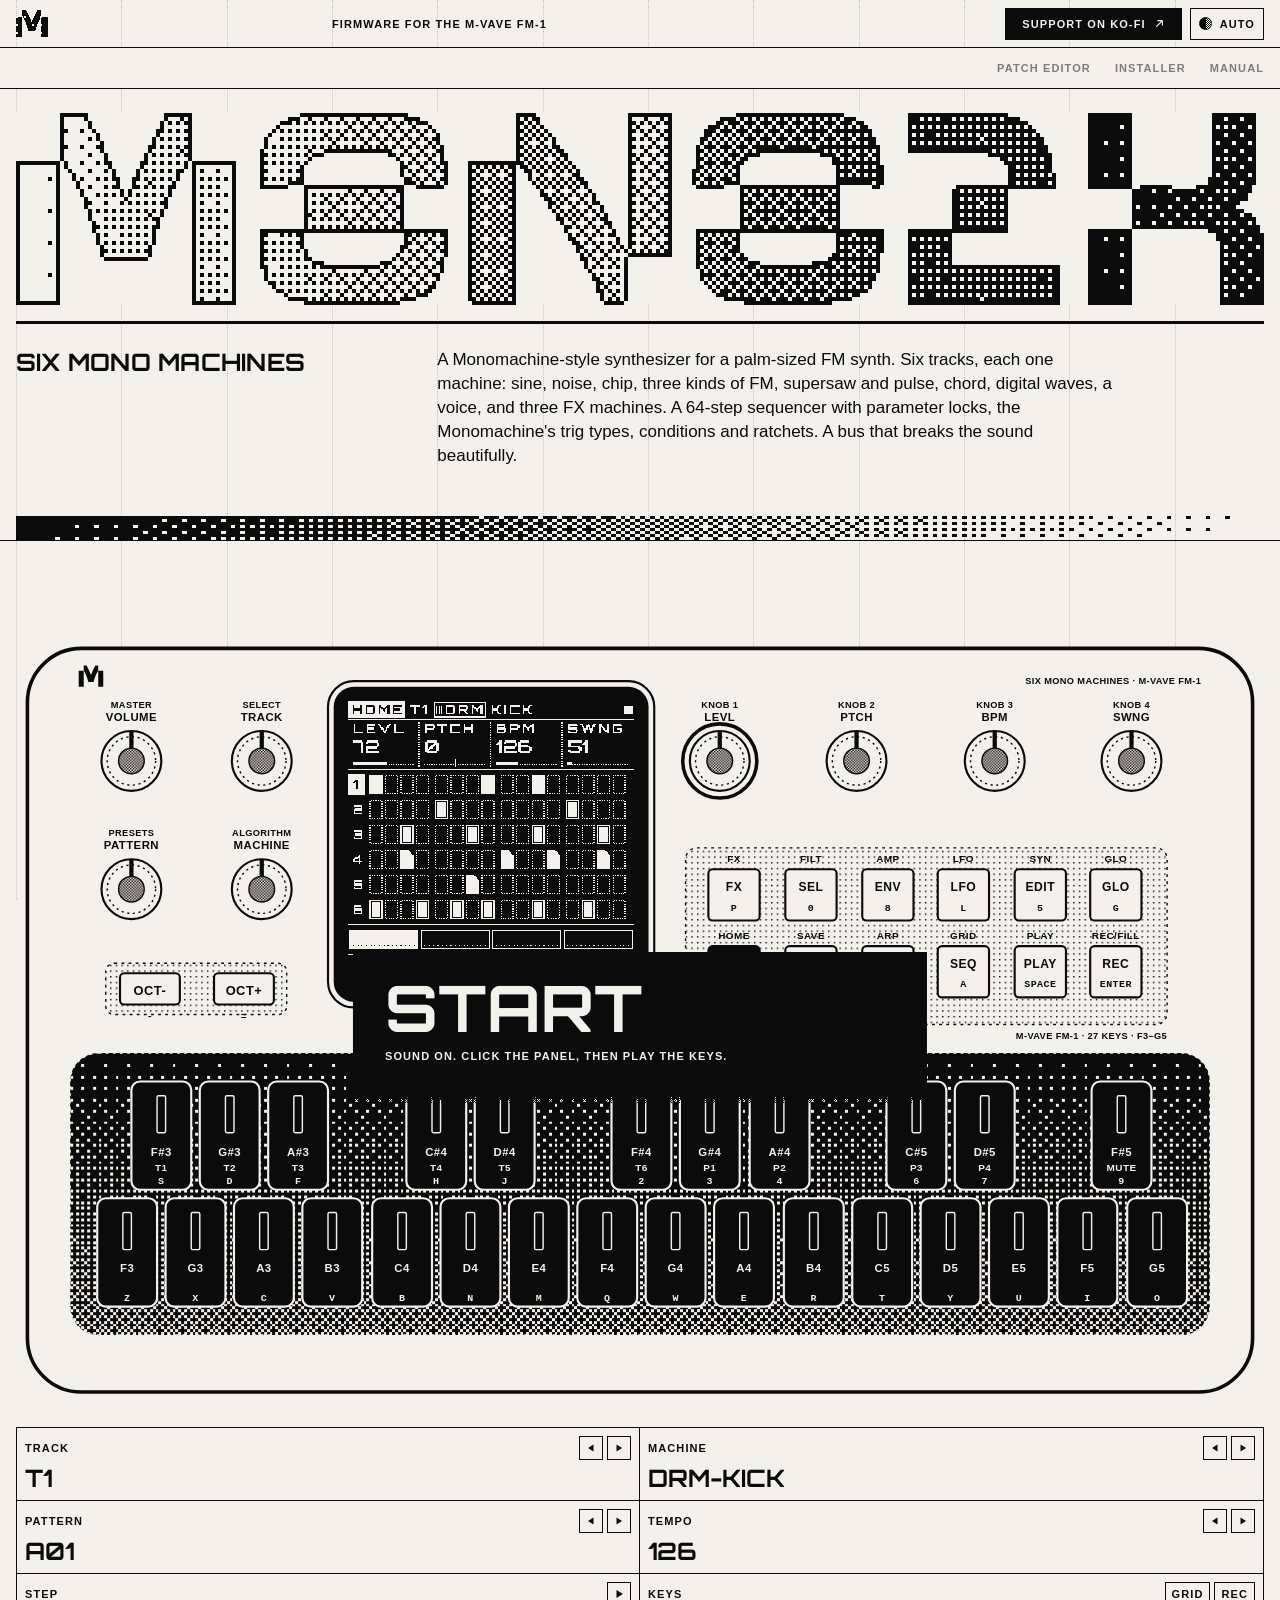
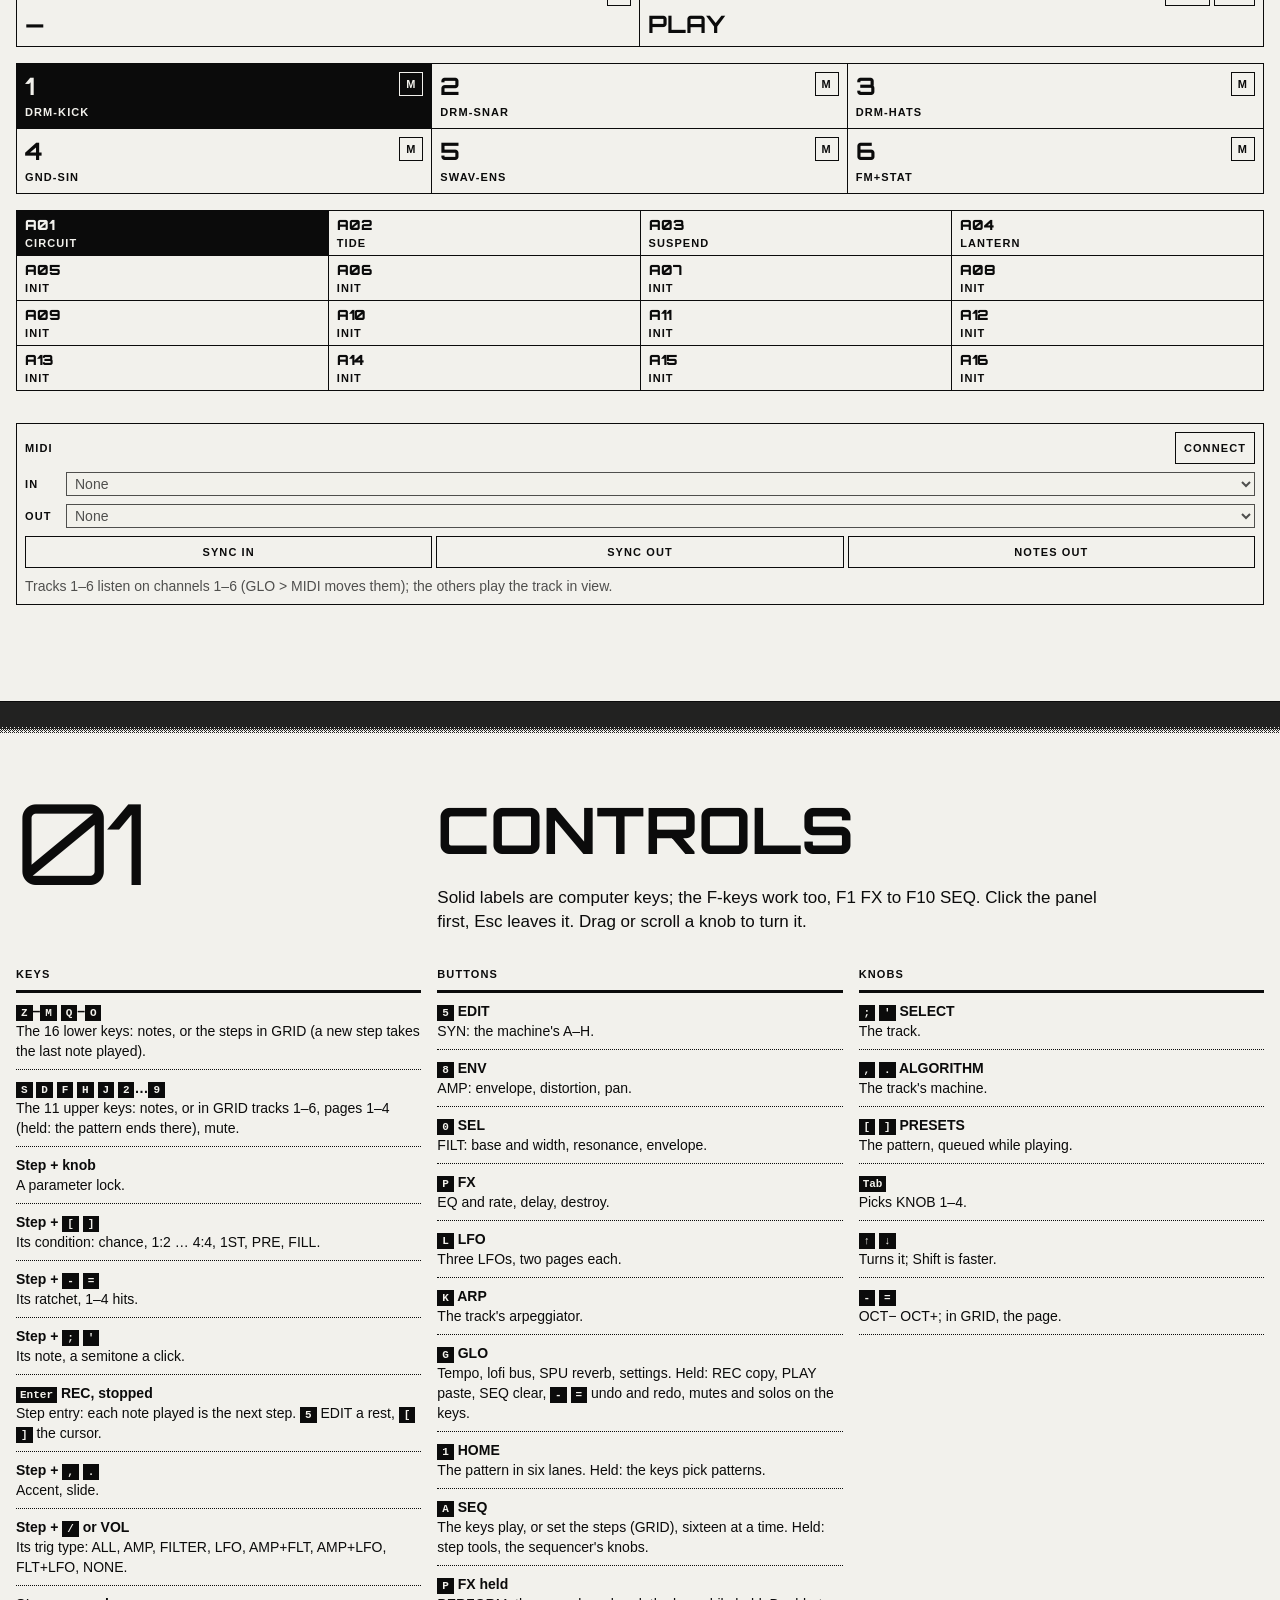
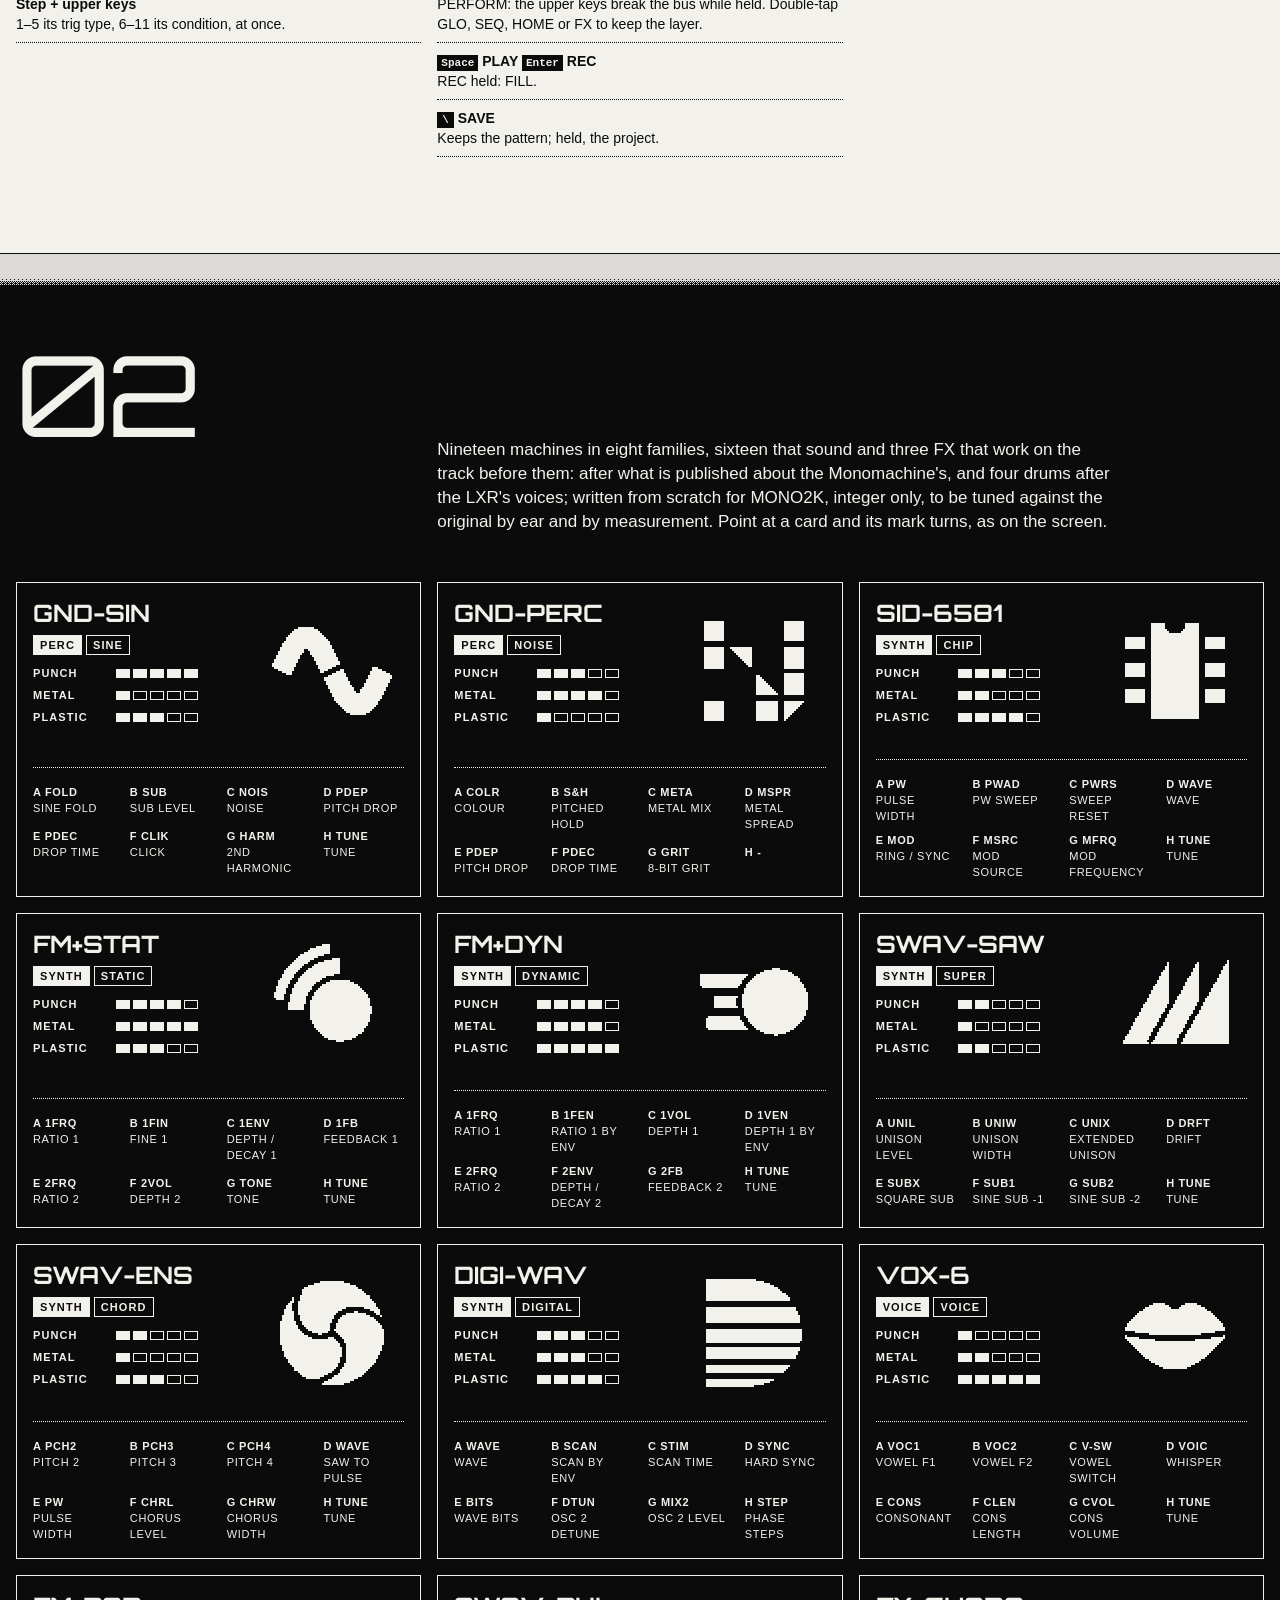
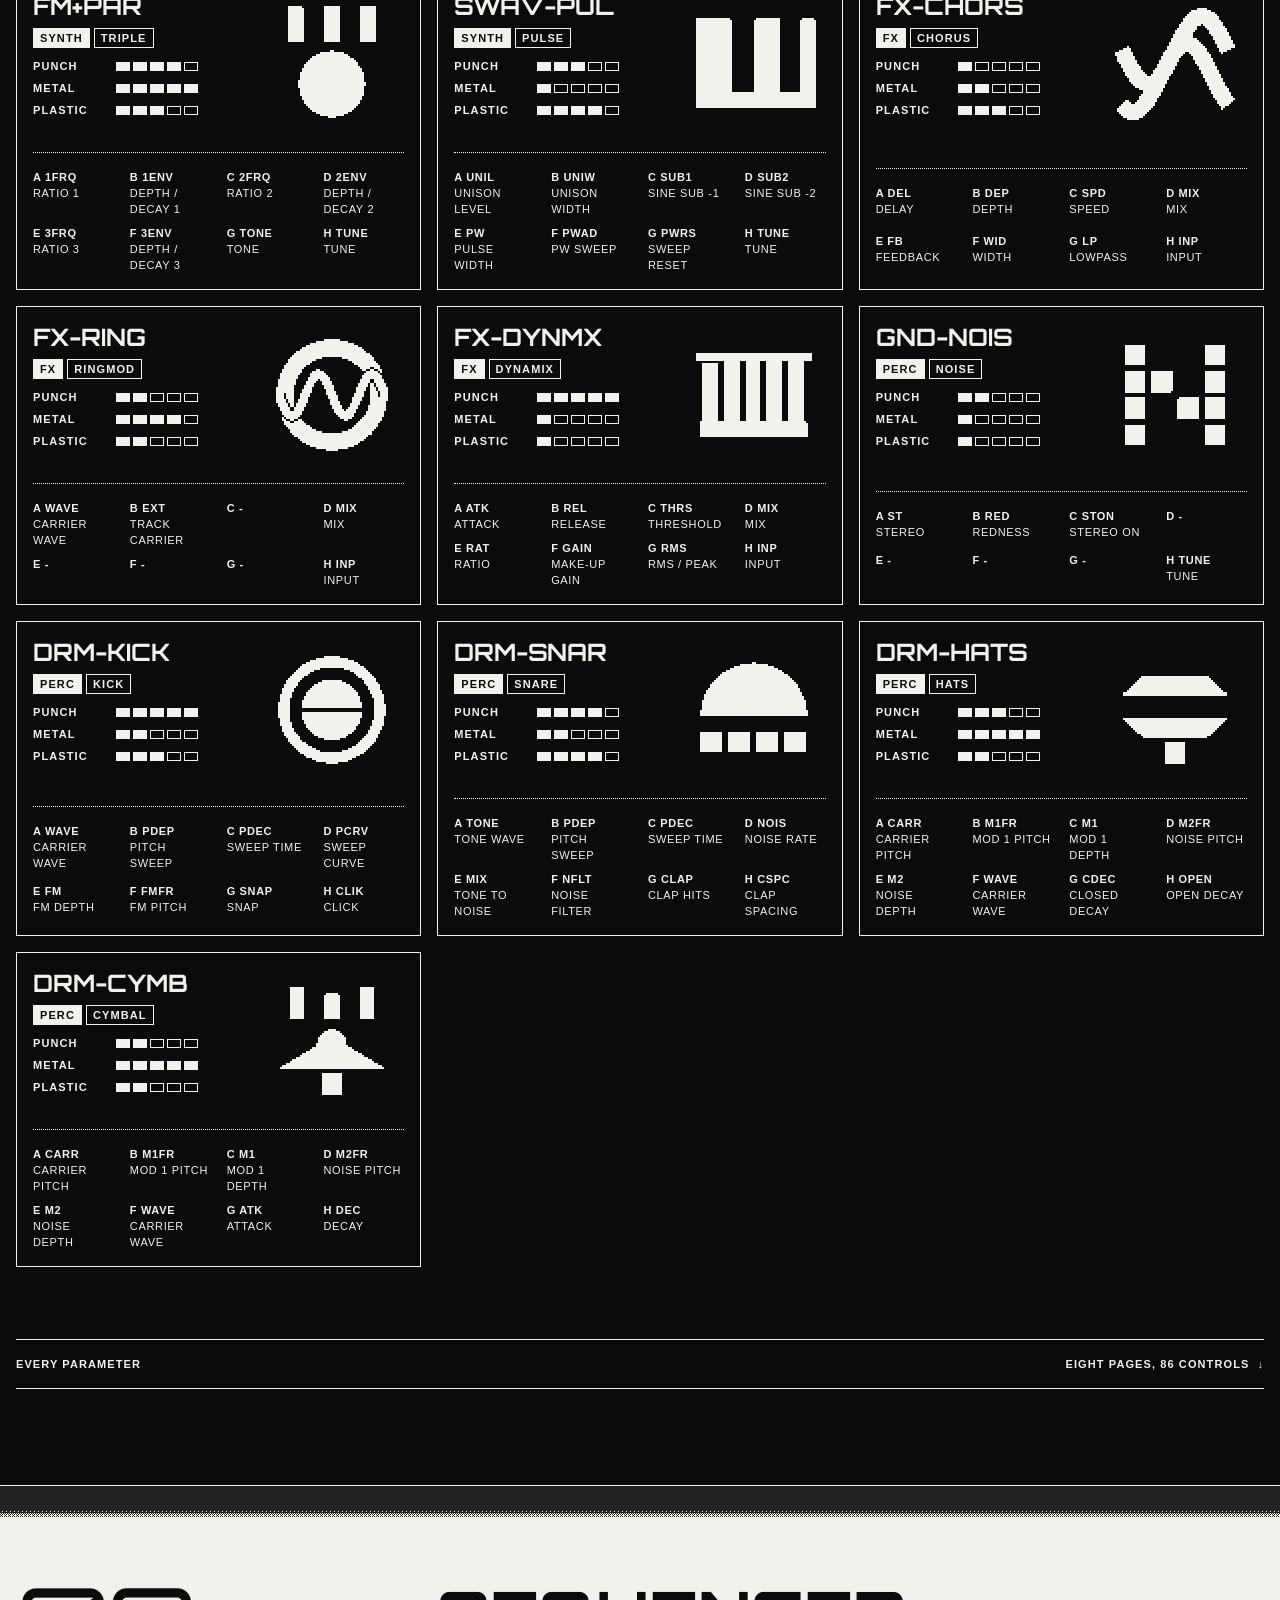
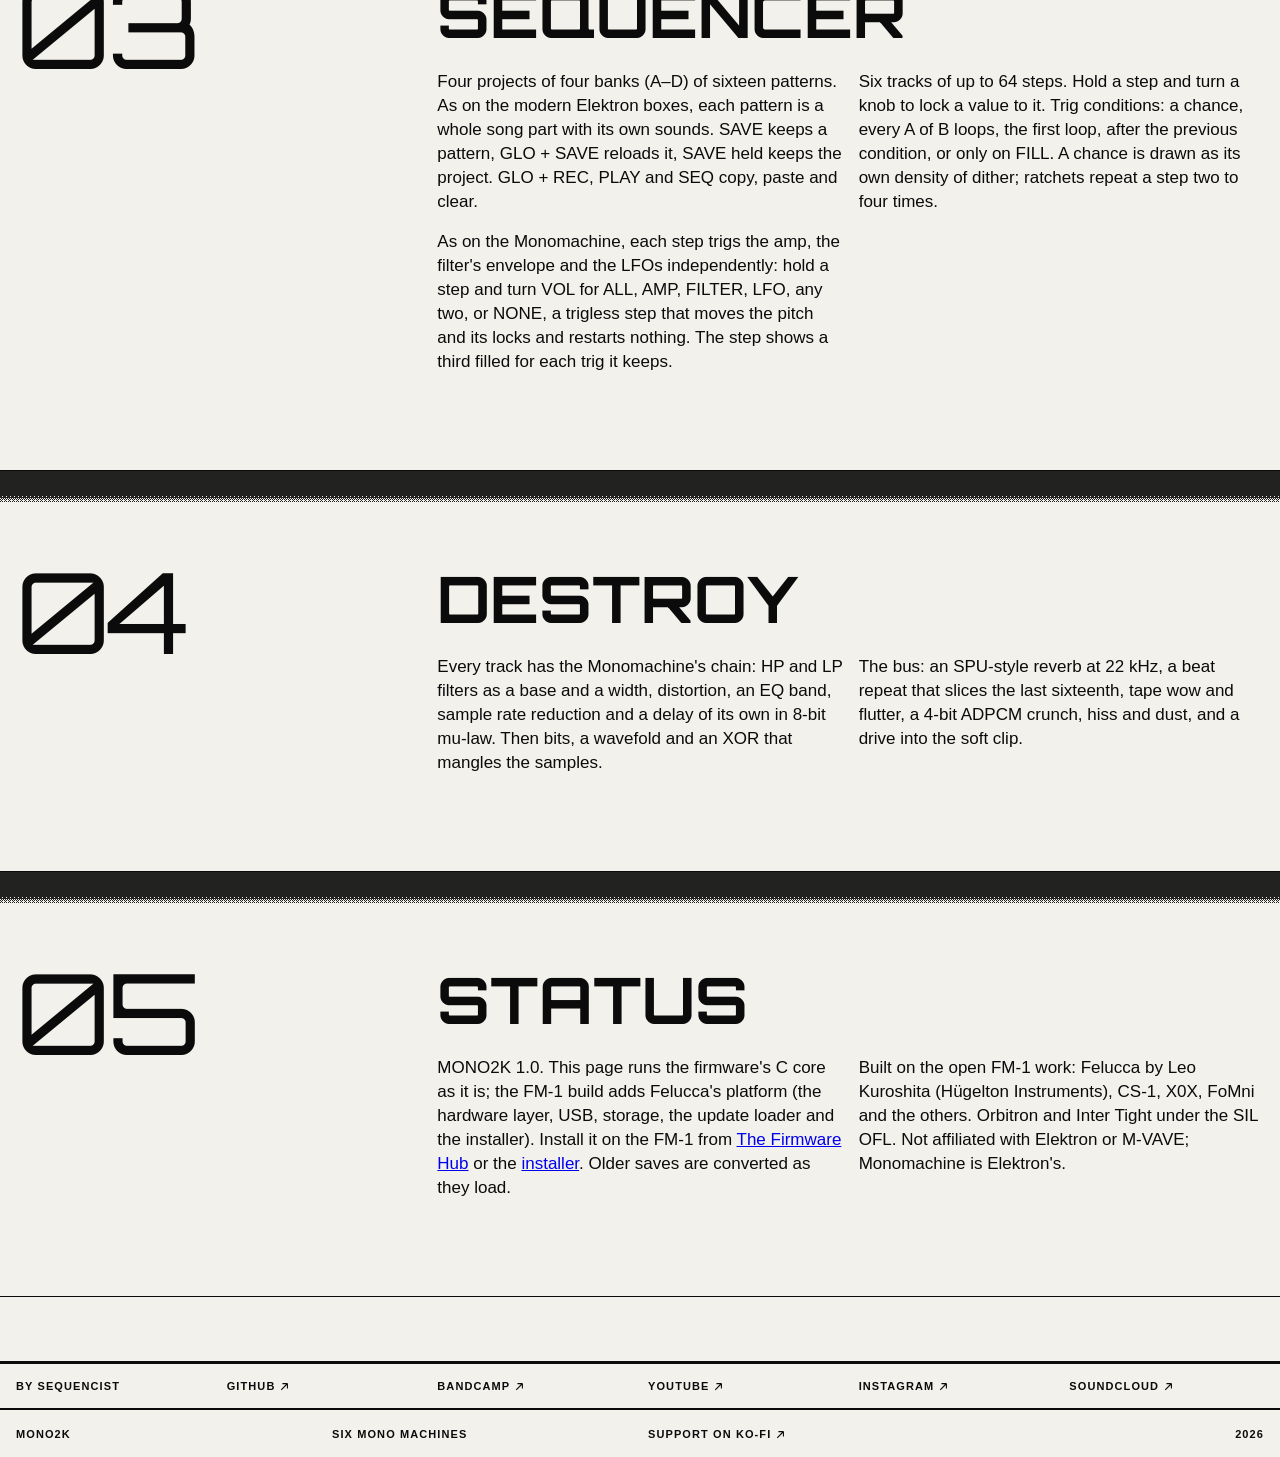
<file: web/index.html>
<!doctype html>
<!-- SPDX-License-Identifier: GPL-3.0-only -->
<!-- MONO2K's emulator page: the firmware's own C core in the browser (m2k.wasm in worklet.js), on a drawn FM-1.
     Everything sits on one 12-column grid (the dotted rules) and one 8 px spacing scale; see style.css. -->
<html lang="en">
<head>
<meta charset="utf-8">
<meta name="viewport" content="width=device-width, initial-scale=1">
<title>MONO2K Emulator</title>
<meta name="description" content="MONO2K: six mono machines, a 64-step sequencer with parameter locks and trig conditions, and a lofi bus, for the M-VAVE FM-1. Running in your browser.">
<script>try { const t = localStorage.getItem("mono2k.theme"); if (t === "light" || t === "dark") document.documentElement.setAttribute("data-theme", t); } catch (e) {}</script>
<link rel="icon" href="brand/mono2k-iso.svg" type="image/svg+xml">
<link rel="stylesheet" href="style.css?v=52">
</head>
<body>
<!-- the controls' glitch (style.css): rows slipped sideways, in hard bands -->
<svg class="gldefs" width="0" height="0" aria-hidden="true" focusable="false"><filter id="gl-a" x="-10%" y="0" width="120%" height="100%" color-interpolation-filters="sRGB"><feTurbulence type="fractalNoise" baseFrequency="0 0.22" numOctaves="1" seed="7" result="n"/><feComponentTransfer in="n" result="m"><feFuncR type="discrete" tableValues="0.5 0.5 0.15 0.5 0.85 0.5 0.5 0.3"/><feFuncG type="discrete" tableValues="0.5"/><feFuncA type="discrete" tableValues="1"/></feComponentTransfer><feDisplacementMap in="SourceGraphic" in2="m" scale="12" xChannelSelector="R" yChannelSelector="G"/></filter><filter id="gl-b" x="-10%" y="0" width="120%" height="100%" color-interpolation-filters="sRGB"><feTurbulence type="fractalNoise" baseFrequency="0 0.22" numOctaves="1" seed="23" result="n"/><feComponentTransfer in="n" result="m"><feFuncR type="discrete" tableValues="0.5 0.8 0.5 0.5 0.2 0.5 0.65 0.5"/><feFuncG type="discrete" tableValues="0.5"/><feFuncA type="discrete" tableValues="1"/></feComponentTransfer><feDisplacementMap in="SourceGraphic" in2="m" scale="18" xChannelSelector="R" yChannelSelector="G"/></filter></svg>
<div class="rules" aria-hidden="true"><i></i><i></i><i></i><i></i><i></i><i></i><i></i><i></i><i></i><i></i><i></i><i></i></div>

<header class="bar">
  <a class="brand" href="./" aria-label="MONO2K, the emulator"><svg viewBox="0 0 372 323" aria-hidden="true" focusable="false" shape-rendering="crispEdges"><defs><pattern id="isotex" width="187.93" height="187.93" patternUnits="userSpaceOnUse"><rect width="187.93" height="187.93" fill="currentColor"/><g class="isodots"><rect x="0.00" y="70.47" width="23.49" height="23.49"/><rect x="93.96" y="70.47" width="23.49" height="23.49"/><rect x="0.00" y="164.44" width="23.49" height="23.49"/><rect x="93.96" y="164.44" width="23.49" height="23.49"/></g></pattern><pattern id="isotex-a" width="187.93" height="187.93" patternUnits="userSpaceOnUse"><rect width="187.93" height="187.93" fill="currentColor"/><g class="isodots"><rect x="0.00" y="46.98" width="46.98" height="46.98"/><rect x="93.97" y="140.95" width="46.98" height="46.98"/></g></pattern><pattern id="isotex-b" width="187.93" height="187.93" patternUnits="userSpaceOnUse"><rect width="187.93" height="187.93" fill="currentColor"/><g class="isodots"><rect x="93.97" y="0.00" width="93.97" height="93.97"/></g></pattern></defs><path class="iso" fill="url(#isotex)" d="M371.177 322.938C346.353 322.511 320.193 322.919 295.267 322.922L295.273 104.054C295.267 99.0664 294.898 83.9219 295.427 79.542L296.438 78.8486C320.811 79.2205 346.759 79.0906 371.157 78.835L371.177 322.938Z"/><path class="iso" fill="url(#isotex)" d="M0.669267 78.8184C25.8069 79.0513 50.9474 79.1065 76.0863 78.9844C76.3341 89.9106 76.2328 101.312 76.1214 112.248C75.4061 182.366 77.1693 252.854 76.0511 322.926L0.211259 322.914L0.239579 136.432C0.240178 128.986 -0.521935 82.3877 0.669267 78.8184Z"/><path class="iso" fill="url(#isotex)" d="M294.993 0.0126953L295.059 50.0684C295.073 58.1959 295.558 70.9773 294.282 78.6768C293.851 81.2748 286.387 92.4032 284.354 95.624C256.977 143.305 237.109 194.92 225.451 248.654C199.163 248.347 172.382 248.585 146.057 248.601C136.258 206.935 122.268 166.368 104.299 127.521C100.06 118.751 95.4768 110.151 90.5609 101.741C74.8422 74.5385 76.2209 83.3897 76.264 51.0928L76.3607 0.0556641L119.721 0.078125C146.678 50.4618 164.631 89.8462 185.732 143.171C204.51 94.0237 226.566 46.1929 251.748 0L294.993 0.0126953Z"/></svg></a>
  <span class="label">Firmware for the M-VAVE FM-1</span>
  <span class="r acts"><a class="cta" href="https://ko-fi.com/sequencist" target="_blank" rel="noopener"><span class="long">Support on&nbsp;</span>Ko-fi</a><button id="theme" class="themebtn" type="button" aria-label="Colour theme">Auto</button></span>
</header>
<nav class="subnav" aria-label="Pages">
  <a href="editor.html">Patch Editor</a>
  <a href="installer.html">Installer</a>
  <a href="manual.html">Manual</a>
</nav>

<section class="hero">
  <canvas id="wordmark" aria-label="MONO2K"></canvas>
  <div class="hero__sub">
    <p class="title kicker">Six mono machines</p>
    <p class="lede">A Monomachine-style synthesizer for a palm-sized FM synth. Six tracks, each one machine: sine, noise, chip, three kinds of FM, supersaw and pulse, chord, digital waves, a voice, and three FX machines. A 64-step sequencer with parameter locks, the Monomachine's trig types, conditions and ratchets. A bus that breaks the sound beautifully.</p>
  </div>
</section>

<section class="play" id="play">
  <div class="play__main">
    <div class="panel" id="panelwrap">
      <svg id="panel" viewBox="14 14 876 538" role="application" tabindex="0" aria-label="The FM-1 panel"></svg>
      <canvas id="lcd" width="240" height="240" aria-label="The screen"></canvas>
      <button id="start" class="start" type="button"><span>Start</span><small>Sound on. Click the panel, then play the keys.</small></button>
    </div>
  </div>
  <aside class="play__side">
    <dl class="read" id="read">
      <div><dt>Track</dt><dd id="r-trk">T1</dd></div>
      <div><dt>Machine</dt><dd id="r-mach">GND-SIN</dd></div>
      <div><dt>Pattern</dt><dd id="r-pat">A01</dd></div>
      <div><dt>Tempo</dt><dd id="r-bpm">122</dd></div>
      <div><dt>Step</dt><dd id="r-step">—</dd></div>
      <div><dt>Keys</dt><dd id="r-mode">PLAY</dd></div>
    </dl>
    <ol class="tracks" id="tracks"></ol>
    <div class="pats" id="pats" role="group" aria-label="The demo patterns, bank A"></div>
    <div class="midi" id="midi" aria-label="MIDI">
      <div class="midi__head"><b>MIDI</b><button id="midi-on" type="button">Connect</button></div>
      <label>In<select id="midi-in" disabled><option value="">None</option></select></label>
      <label>Out<select id="midi-out" disabled><option value="">None</option></select></label>
      <div class="midi__sync" role="group" aria-label="GLO &gt; MIDI">
        <button id="midi-syni" type="button" aria-pressed="false" title="Follow the clock, start and stop that come in">Sync in</button>
        <button id="midi-syno" type="button" aria-pressed="false" title="Send the clock, start and stop">Sync out</button>
        <button id="midi-noto" type="button" aria-pressed="false" title="Send each track's notes on its channel">Notes out</button>
      </div>
      <p class="midi__note" id="midi-note">Tracks 1–6 listen on channels 1–6 (GLO &gt; MIDI moves them); the others play the track in view.</p>
    </div>
  </aside>
</section>

<section class="sec" id="controls">
  <p class="sec__n">01</p>
  <div class="sec__body">
    <h2 class="display">Controls</h2>
    <p class="lede">Solid labels are computer keys; the F-keys work too, F1 FX to F10 SEQ. Click the panel first, Esc leaves it. Drag or scroll a knob to turn it.</p>
  </div>
  <div class="keys">
    <h3 class="label">Keys</h3>
    <dl>
      <dt><kbd>Z</kbd>–<kbd>M</kbd> <kbd>Q</kbd>–<kbd>O</kbd></dt><dd>The 16 lower keys: notes, or the steps in GRID (a new step takes the last note played).</dd>
      <dt><kbd>S</kbd> <kbd>D</kbd> <kbd>F</kbd> <kbd>H</kbd> <kbd>J</kbd> <kbd>2</kbd>…<kbd>9</kbd></dt><dd>The 11 upper keys: notes, or in GRID tracks 1–6, pages 1–4 (held: the pattern ends there), mute.</dd>
      <dt>Step + knob</dt><dd>A parameter lock.</dd>
      <dt>Step + <kbd>[</kbd> <kbd>]</kbd></dt><dd>Its condition: chance, 1:2 … 4:4, 1ST, PRE, FILL.</dd>
      <dt>Step + <kbd>-</kbd> <kbd>=</kbd></dt><dd>Its ratchet, 1–4 hits.</dd>
      <dt>Step + <kbd>;</kbd> <kbd>'</kbd></dt><dd>Its note, a semitone a click.</dd>
      <dt><kbd>Enter</kbd> REC, stopped</dt><dd>Step entry: each note played is the next step. <kbd>5</kbd> EDIT a rest, <kbd>[</kbd> <kbd>]</kbd> the cursor.</dd>
      <dt>Step + <kbd>,</kbd> <kbd>.</kbd></dt><dd>Accent, slide.</dd>
      <dt>Step + <kbd>/</kbd> or VOL</dt><dd>Its trig type: ALL, AMP, FILTER, LFO, AMP+FLT, AMP+LFO, FLT+LFO, NONE.</dd>
      <dt>Step + upper keys</dt><dd>1–5 its trig type, 6–11 its condition, at once.</dd>
    </dl>
  </div>
  <div class="keys">
    <h3 class="label">Buttons</h3>
    <dl>
      <dt><kbd>5</kbd> EDIT</dt><dd>SYN: the machine's A–H.</dd>
      <dt><kbd>8</kbd> ENV</dt><dd>AMP: envelope, distortion, pan.</dd>
      <dt><kbd>0</kbd> SEL</dt><dd>FILT: base and width, resonance, envelope.</dd>
      <dt><kbd>P</kbd> FX</dt><dd>EQ and rate, delay, destroy.</dd>
      <dt><kbd>L</kbd> LFO</dt><dd>Three LFOs, two pages each.</dd>
      <dt><kbd>K</kbd> ARP</dt><dd>The track's arpeggiator.</dd>
      <dt><kbd>G</kbd> GLO</dt><dd>Tempo, lofi bus, SPU reverb, settings. Held: REC copy, PLAY paste, SEQ clear, <kbd>-</kbd> <kbd>=</kbd> undo and redo, mutes and solos on the keys.</dd>
      <dt><kbd>1</kbd> HOME</dt><dd>The pattern in six lanes. Held: the keys pick patterns.</dd>
      <dt><kbd>A</kbd> SEQ</dt><dd>The keys play, or set the steps (GRID), sixteen at a time. Held: step tools, the sequencer's knobs.</dd>
      <dt><kbd>P</kbd> FX held</dt><dd>PERFORM: the upper keys break the bus while held. Double-tap GLO, SEQ, HOME or FX to keep the layer.</dd>
      <dt><kbd>Space</kbd> PLAY <kbd>Enter</kbd> REC</dt><dd>REC held: FILL.</dd>
      <dt><kbd>\</kbd> SAVE</dt><dd>Keeps the pattern; held, the project.</dd>
    </dl>
  </div>
  <div class="keys">
    <h3 class="label">Knobs</h3>
    <dl>
      <dt><kbd>;</kbd> <kbd>'</kbd> SELECT</dt><dd>The track.</dd>
      <dt><kbd>,</kbd> <kbd>.</kbd> ALGORITHM</dt><dd>The track's machine.</dd>
      <dt><kbd>[</kbd> <kbd>]</kbd> PRESETS</dt><dd>The pattern, queued while playing.</dd>
      <dt><kbd>Tab</kbd></dt><dd>Picks KNOB 1–4.</dd>
      <dt><kbd>↑</kbd> <kbd>↓</kbd></dt><dd>Turns it; Shift is faster.</dd>
      <dt><kbd>-</kbd> <kbd>=</kbd></dt><dd>OCT− OCT+; in GRID, the page.</dd>
    </dl>
  </div>
</section>

<section class="sec inv" id="machines">
  <p class="sec__n">02</p>
  <div class="sec__body">
    <h2 class="display">Machines</h2>
    <p class="lede">Nineteen machines in eight families, sixteen that sound and three FX that work on the track before them: after what is published about the Monomachine's, and four drums after the LXR's voices; written from scratch for MONO2K, integer only, to be tuned against the original by ear and by measurement. Point at a card and its mark turns, as on the screen.</p>
  </div>
  <div class="mgrid" id="mgrid"></div>
  <details class="params" id="params">
    <summary><span class="label">Every parameter</span><span class="label" id="pcount">Eight pages</span></summary>
    <div class="pgrid" id="pgrid"></div>
  </details>
</section>

<section class="sec" id="sequencer">
  <p class="sec__n">03</p>
  <div class="sec__body">
    <h2 class="display">Sequencer</h2>
    <div class="cols2">
      <p>Four projects of four banks (A–D) of sixteen patterns. As on the modern Elektron boxes, each pattern is a whole song part with its own sounds. SAVE keeps a pattern, GLO + SAVE reloads it, SAVE held keeps the project. GLO + REC, PLAY and SEQ copy, paste and clear.</p>
      <p>Six tracks of up to 64 steps. Hold a step and turn a knob to lock a value to it. Trig conditions: a chance, every A of B loops, the first loop, after the previous condition, or only on FILL. A chance is drawn as its own density of dither; ratchets repeat a step two to four times.</p>
      <p>As on the Monomachine, each step trigs the amp, the filter's envelope and the LFOs independently: hold a step and turn VOL for ALL, AMP, FILTER, LFO, any two, or NONE, a trigless step that moves the pitch and its locks and restarts nothing. The step shows a third filled for each trig it keeps.</p>
    </div>
  </div>
</section>

<section class="sec" id="destroy">
  <p class="sec__n">04</p>
  <div class="sec__body">
    <h2 class="display">Destroy</h2>
    <div class="cols2">
      <p>Every track has the Monomachine's chain: HP and LP filters as a base and a width, distortion, an EQ band, sample rate reduction and a delay of its own in 8-bit mu-law. Then bits, a wavefold and an XOR that mangles the samples.</p>
      <p>The bus: an SPU-style reverb at 22 kHz, a beat repeat that slices the last sixteenth, tape wow and flutter, a 4-bit ADPCM crunch, hiss and dust, and a drive into the soft clip.</p>
    </div>
  </div>
</section>

<section class="sec" id="status-sec">
  <p class="sec__n">05</p>
  <div class="sec__body">
    <h2 class="display">Status</h2>
    <div class="cols2">
      <p>MONO2K 1.0. This page runs the firmware's C core as it is; the FM-1 build adds Felucca's platform (the hardware layer, USB, storage, the update loader and the installer). Install it on the FM-1 from <a href="https://thefirmwarehub.com" target="_blank" rel="noopener">The Firmware Hub</a> or the <a href="installer.html">installer</a>. Older saves are converted as they load.</p>
      <p>Built on the open FM-1 work: Felucca by Leo Kuroshita (Hügelton Instruments), CS-1, X0X, FoMni and the others. Orbitron and Inter Tight under the SIL OFL. Not affiliated with Elektron or M-VAVE; Monomachine is Elektron's.</p>
    </div>
  </div>
</section>

<nav class="bar links" aria-label="Sequencist, the author">
  <span class="label">By Sequencist</span>
  <a class="label" href="https://github.com/InigoHernandez" target="_blank" rel="noopener">GitHub</a>
  <a class="label" href="https://sequencist.bandcamp.com/" target="_blank" rel="noopener">Bandcamp</a>
  <a class="label" href="https://www.youtube.com/@sequencist" target="_blank" rel="noopener">YouTube</a>
  <a class="label" href="https://www.instagram.com/sequencist.fm" target="_blank" rel="noopener">Instagram</a>
  <a class="label" href="https://soundcloud.com/sequencist" target="_blank" rel="noopener">SoundCloud</a>
</nav>

<footer class="bar foot">
  <span class="label">MONO2K</span><span class="label">Six mono machines</span><a class="label kofi" href="https://ko-fi.com/sequencist" target="_blank" rel="noopener">Support on Ko-fi</a><span class="label r">2026</span>
</footer>

<script src="panel.js?v=2"></script>
<script src="app.js?v=89"></script>
</body>
</html>
</file>
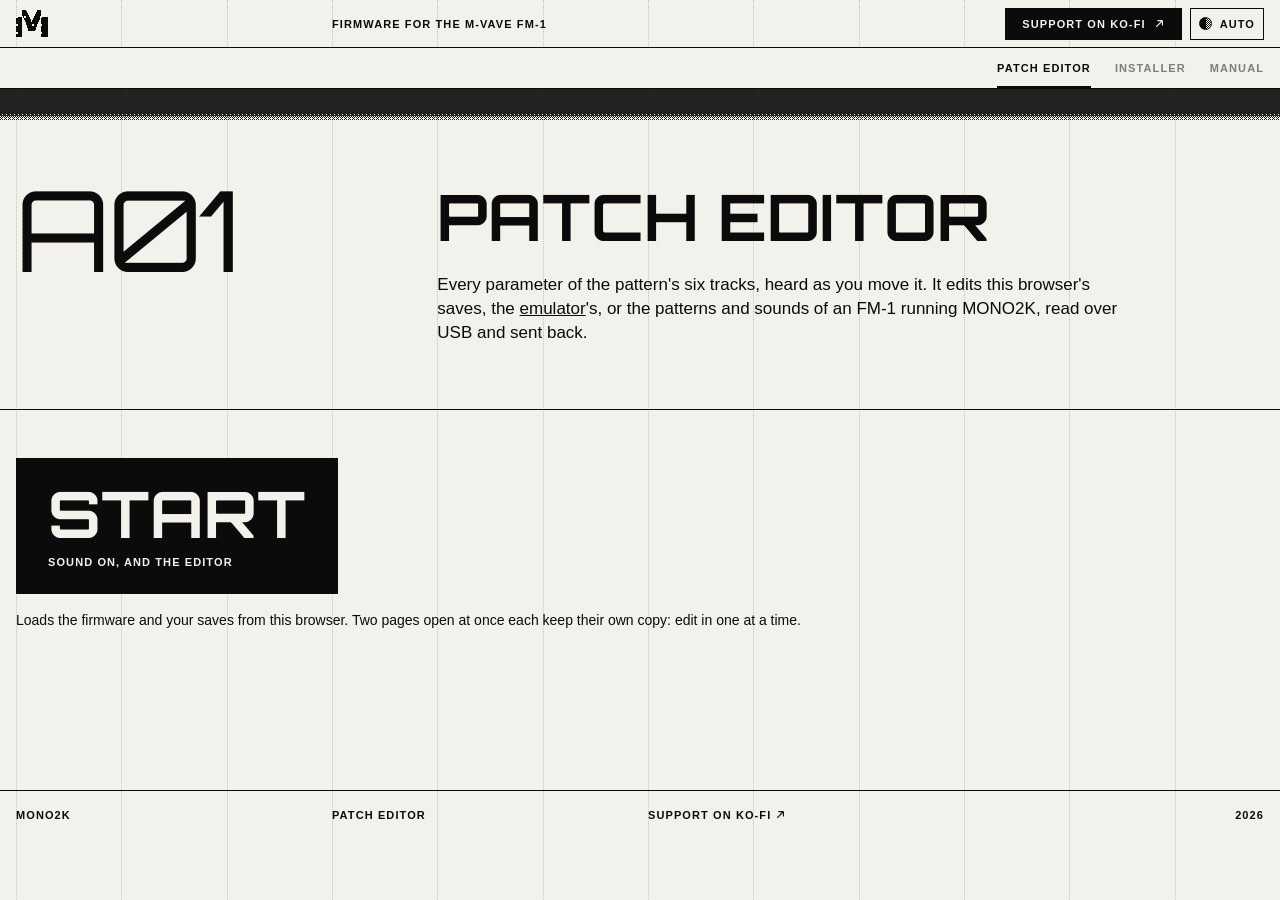
<file: web/editor.html>
<!doctype html>
<!-- SPDX-License-Identifier: GPL-3.0-only -->
<!-- MONO2K's patch editor: every parameter of the open pattern's six tracks, on sliders, heard as they move. The same
     firmware core as the emulator runs in the same worklet, with the same saves, so what is changed here is there
     too. A MIDI output, when chosen, gets the Monomachine's CC for each change (the FM-1 running MONO2K, or a
     Monomachine). -->
<html lang="en">
<head>
<meta charset="utf-8">
<meta name="viewport" content="width=device-width, initial-scale=1">
<title>MONO2K Patch Editor</title>
<meta name="description" content="Edit MONO2K's sounds in the browser: every parameter of every track, heard as you move it, saved with the emulator.">
<script>try { const t = localStorage.getItem("mono2k.theme"); if (t === "light" || t === "dark") document.documentElement.setAttribute("data-theme", t); } catch (e) {}</script>
<link rel="icon" href="brand/mono2k-iso.svg" type="image/svg+xml">
<link rel="stylesheet" href="style.css?v=52">
</head>
<body>
<!-- the controls' glitch (style.css): rows slipped sideways, in hard bands -->
<svg class="gldefs" width="0" height="0" aria-hidden="true" focusable="false"><filter id="gl-a" x="-10%" y="0" width="120%" height="100%" color-interpolation-filters="sRGB"><feTurbulence type="fractalNoise" baseFrequency="0 0.22" numOctaves="1" seed="7" result="n"/><feComponentTransfer in="n" result="m"><feFuncR type="discrete" tableValues="0.5 0.5 0.15 0.5 0.85 0.5 0.5 0.3"/><feFuncG type="discrete" tableValues="0.5"/><feFuncA type="discrete" tableValues="1"/></feComponentTransfer><feDisplacementMap in="SourceGraphic" in2="m" scale="12" xChannelSelector="R" yChannelSelector="G"/></filter><filter id="gl-b" x="-10%" y="0" width="120%" height="100%" color-interpolation-filters="sRGB"><feTurbulence type="fractalNoise" baseFrequency="0 0.22" numOctaves="1" seed="23" result="n"/><feComponentTransfer in="n" result="m"><feFuncR type="discrete" tableValues="0.5 0.8 0.5 0.5 0.2 0.5 0.65 0.5"/><feFuncG type="discrete" tableValues="0.5"/><feFuncA type="discrete" tableValues="1"/></feComponentTransfer><feDisplacementMap in="SourceGraphic" in2="m" scale="18" xChannelSelector="R" yChannelSelector="G"/></filter></svg>
<div class="rules" aria-hidden="true"><i></i><i></i><i></i><i></i><i></i><i></i><i></i><i></i><i></i><i></i><i></i><i></i></div>

<header class="bar">
  <a class="brand" href="./" aria-label="MONO2K, the emulator"><svg viewBox="0 0 372 323" aria-hidden="true" focusable="false" shape-rendering="crispEdges"><defs><pattern id="isotex" width="187.93" height="187.93" patternUnits="userSpaceOnUse"><rect width="187.93" height="187.93" fill="currentColor"/><g class="isodots"><rect x="0.00" y="70.47" width="23.49" height="23.49"/><rect x="93.96" y="70.47" width="23.49" height="23.49"/><rect x="0.00" y="164.44" width="23.49" height="23.49"/><rect x="93.96" y="164.44" width="23.49" height="23.49"/></g></pattern><pattern id="isotex-a" width="187.93" height="187.93" patternUnits="userSpaceOnUse"><rect width="187.93" height="187.93" fill="currentColor"/><g class="isodots"><rect x="0.00" y="46.98" width="46.98" height="46.98"/><rect x="93.97" y="140.95" width="46.98" height="46.98"/></g></pattern><pattern id="isotex-b" width="187.93" height="187.93" patternUnits="userSpaceOnUse"><rect width="187.93" height="187.93" fill="currentColor"/><g class="isodots"><rect x="93.97" y="0.00" width="93.97" height="93.97"/></g></pattern></defs><path class="iso" fill="url(#isotex)" d="M371.177 322.938C346.353 322.511 320.193 322.919 295.267 322.922L295.273 104.054C295.267 99.0664 294.898 83.9219 295.427 79.542L296.438 78.8486C320.811 79.2205 346.759 79.0906 371.157 78.835L371.177 322.938Z"/><path class="iso" fill="url(#isotex)" d="M0.669267 78.8184C25.8069 79.0513 50.9474 79.1065 76.0863 78.9844C76.3341 89.9106 76.2328 101.312 76.1214 112.248C75.4061 182.366 77.1693 252.854 76.0511 322.926L0.211259 322.914L0.239579 136.432C0.240178 128.986 -0.521935 82.3877 0.669267 78.8184Z"/><path class="iso" fill="url(#isotex)" d="M294.993 0.0126953L295.059 50.0684C295.073 58.1959 295.558 70.9773 294.282 78.6768C293.851 81.2748 286.387 92.4032 284.354 95.624C256.977 143.305 237.109 194.92 225.451 248.654C199.163 248.347 172.382 248.585 146.057 248.601C136.258 206.935 122.268 166.368 104.299 127.521C100.06 118.751 95.4768 110.151 90.5609 101.741C74.8422 74.5385 76.2209 83.3897 76.264 51.0928L76.3607 0.0556641L119.721 0.078125C146.678 50.4618 164.631 89.8462 185.732 143.171C204.51 94.0237 226.566 46.1929 251.748 0L294.993 0.0126953Z"/></svg></a>
  <span class="label">Firmware for the M-VAVE FM-1</span>
  <span class="r acts"><a class="cta" href="https://ko-fi.com/sequencist" target="_blank" rel="noopener"><span class="long">Support on&nbsp;</span>Ko-fi</a><button id="theme" class="themebtn" type="button" aria-label="Colour theme">Auto</button></span>
</header>
<nav class="subnav" aria-label="Pages">
  <a href="editor.html" aria-current="page">Patch Editor</a>
  <a href="installer.html">Installer</a>
  <a href="manual.html">Manual</a>
</nav>

<section class="phead">
  <p class="sec__n" id="ed-pat">A01</p>
  <div class="sec__body">
    <h1 class="display" style="margin:0">Patch Editor</h1>
    <p class="lede">Every parameter of the pattern's six tracks, heard as you move it. It edits this browser's saves, the <a class="label" href="./" style="font:inherit;text-transform:none;letter-spacing:0;text-decoration:underline">emulator</a>'s, or the patterns and sounds of an FM-1 running MONO2K, read over USB and sent back.</p>
  </div>
</section>

<section class="ed">
  <div class="ed__start" id="ed-start">
    <button class="bigbtn" type="button" id="ed-go">Start<small>Sound on, and the editor</small></button>
    <p class="small">Loads the firmware and your saves from this browser. Two pages open at once each keep their own copy: edit in one at a time.</p>
  </div>

  <div class="ed__main" id="ed-main" hidden>
    <section class="ed__link" aria-labelledby="ed-link-h">
      <div class="ed__linkhead">
        <h2 class="label" id="ed-link-h">FM-1</h2>
        <p class="small" id="ed-link-state" aria-live="polite">Connect the FM-1 over USB, running MONO2K, in Chrome or Edge.</p>
      </div>
      <div class="ed__linkacts">
        <button class="ed__btn" type="button" id="ed-fm1-go" aria-pressed="false">Connect</button>
        <button class="ed__btn" type="button" id="ed-fm1-read" disabled>Read from FM-1</button>
        <button class="ed__btn" type="button" id="ed-fm1-send" disabled>Send to FM-1</button>
        <span class="ed__sep" aria-hidden="true"></span>
        <button class="ed__btn" type="button" id="ed-file-save">Save file</button>
        <label class="ed__btn ed__file">Open file<input type="file" id="ed-file-open" accept=".m2ks"></label>
        <button class="ed__btn" type="button" id="ed-src-back" hidden>Back to this browser's saves</button>
      </div>
      <p class="small ed__src" id="ed-src"></p>
      <progress class="inst__bar" id="ed-prog" max="1" value="0" hidden></progress>
    </section>
    <div class="ed__bar">
      <label class="ed__field"><span class="label">Pattern</span><span class="sel"><select id="ed-pattern" aria-label="Pattern"></select></span></label>
      <button class="ed__btn" type="button" id="ed-play" aria-pressed="false">Play</button>
      <button class="ed__btn" type="button" id="ed-save">Save pattern</button>
      <label class="ed__field ed__midi"><span class="label">MIDI out</span><span class="sel"><select id="ed-midi" aria-label="MIDI output"><option value="">None</option></select></span></label>
    </div>
    <ul class="tracks ed__tracks" id="ed-tracks" aria-label="Tracks"></ul>
    <div class="ed__mach">
      <canvas id="ed-mark" width="72" height="72" aria-hidden="true"></canvas>
      <label class="ed__field"><span class="label">Machine</span><span class="sel"><select id="ed-machine" aria-label="Machine"></select></span></label>
      <p class="small" id="ed-mach-text"></p>
    </div>
    <div class="ed__pages" id="ed-pages"></div>
    <p class="small ed__note" id="ed-status" aria-live="polite"></p>
    <div class="ed__keys">
      <p class="label">Audition the track: click the keys, or play Z–M and Q–U</p>
      <div class="ed__kb" id="ed-kb"></div>
      <div class="ed__oct"><button class="ed__btn" type="button" id="ed-octd">Oct −</button><span class="label" id="ed-octv">C3</span><button class="ed__btn" type="button" id="ed-octu">Oct +</button></div>
    </div>
  </div>
</section>

<footer class="bar foot">
  <span class="label">MONO2K</span><span class="label">Patch Editor</span><a class="label kofi" href="https://ko-fi.com/sequencist" target="_blank" rel="noopener">Support on Ko-fi</a><span class="label r">2026</span>
</footer>
<script src="site.js?v=3"></script>
<script src="editor.js?v=20"></script>
</body>
</html>
</file>
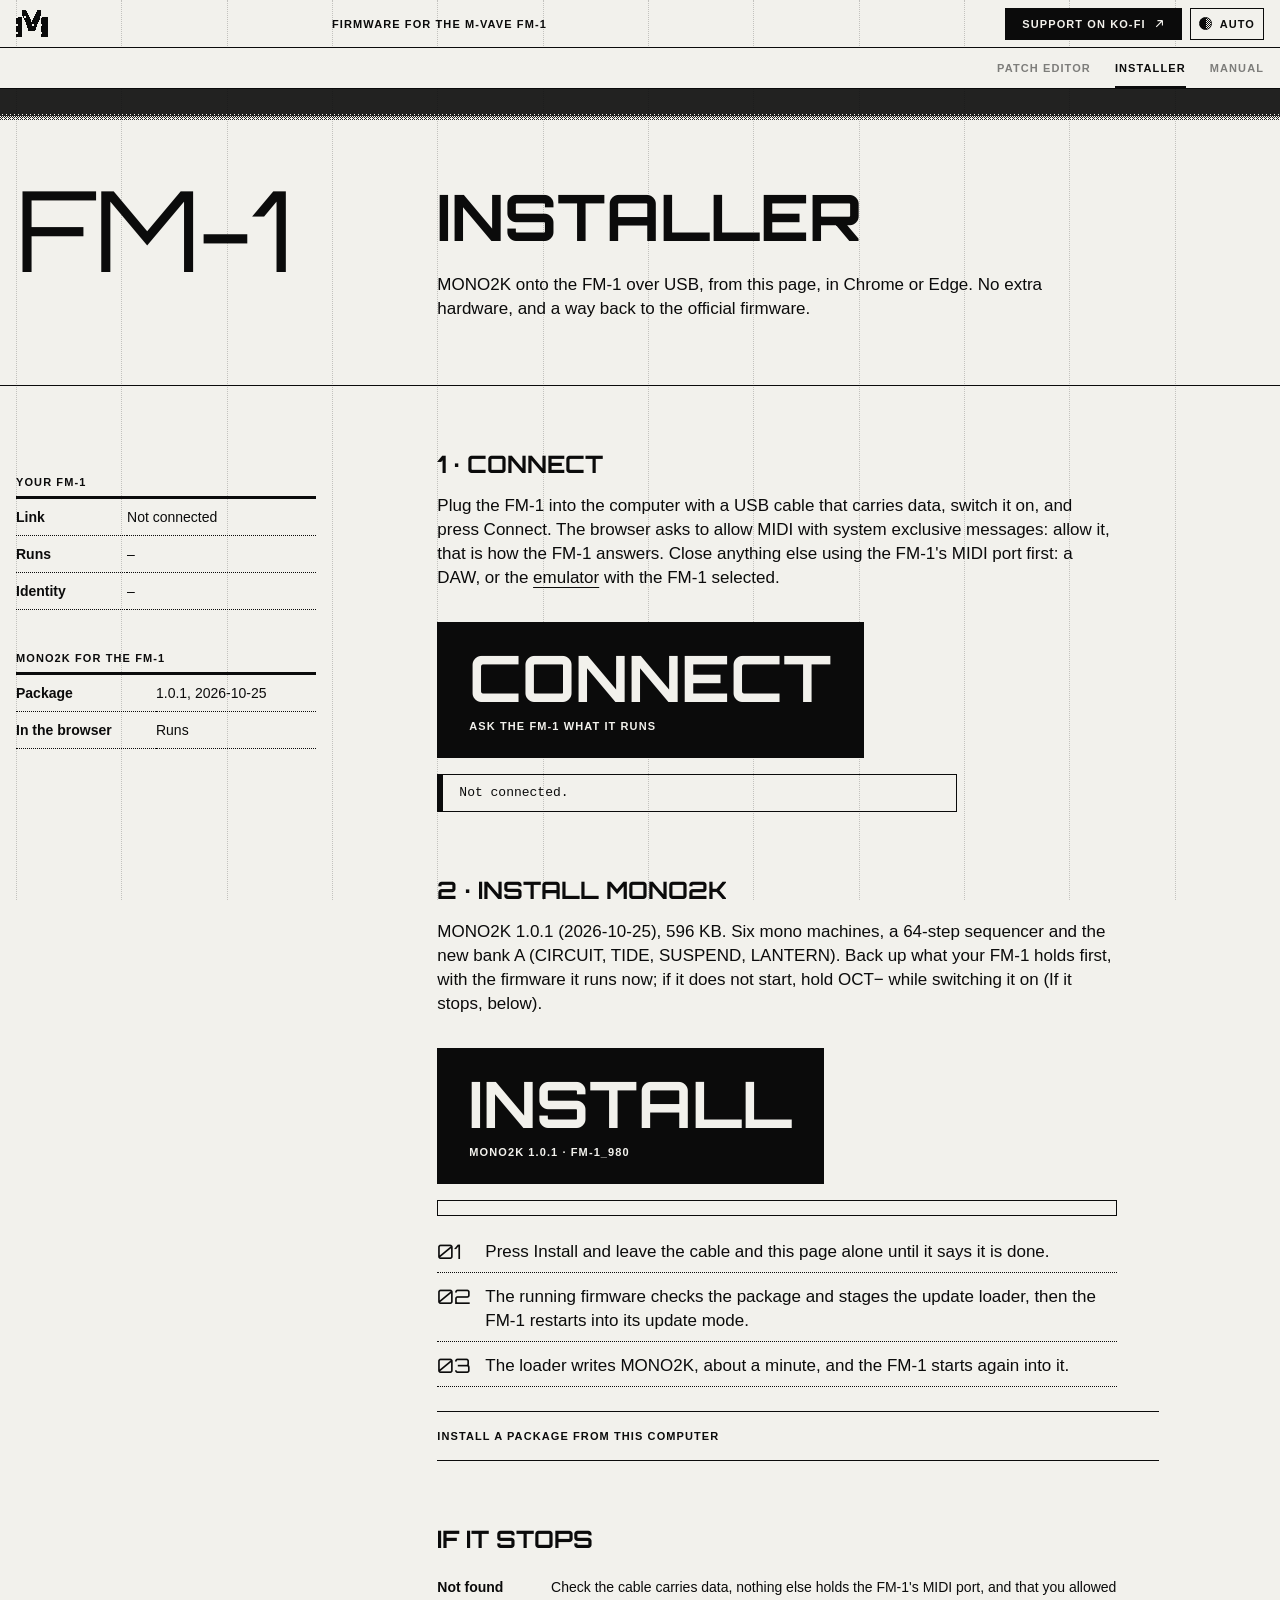
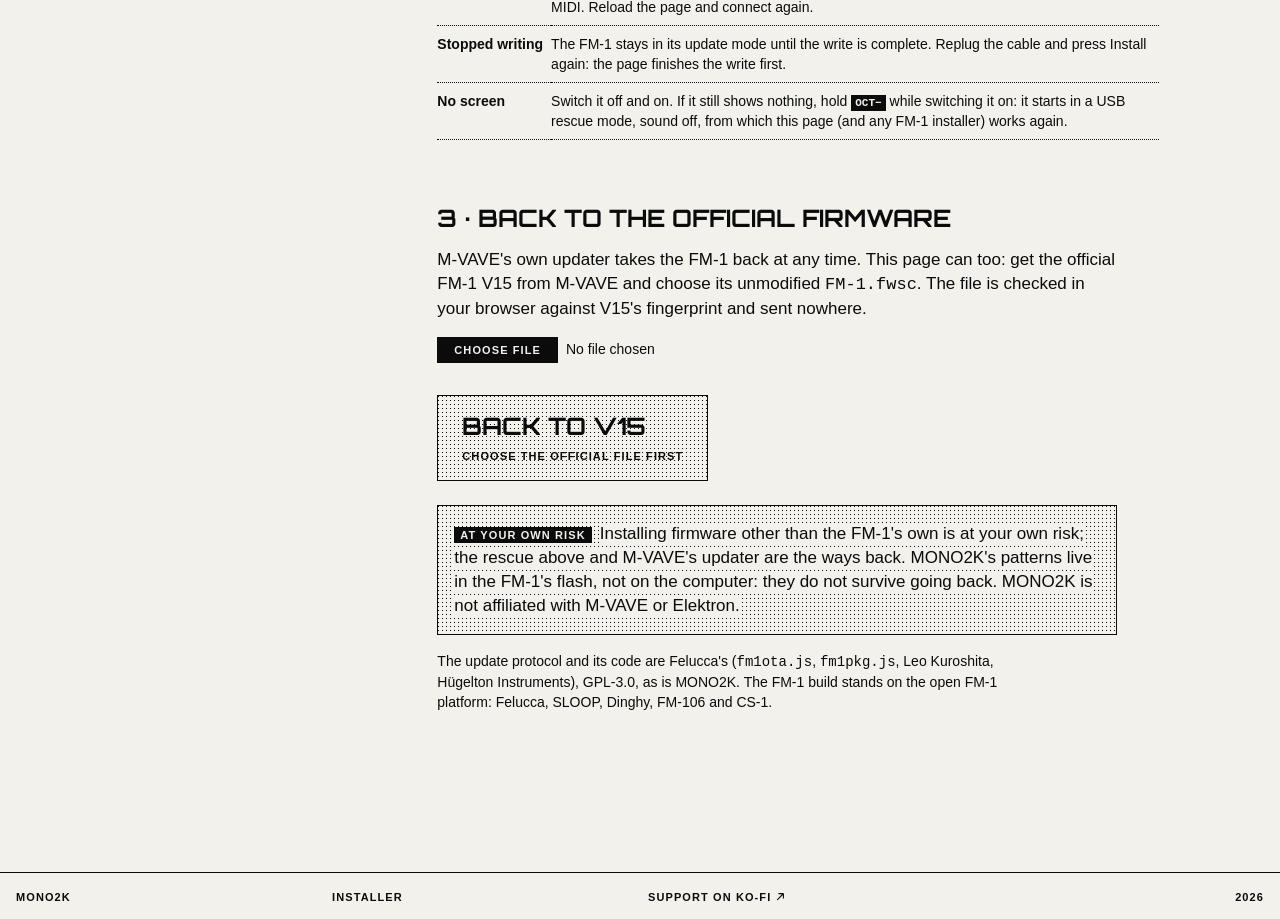
<file: web/installer.html>
<!doctype html>
<!-- SPDX-License-Identifier: GPL-3.0-only -->
<!-- MONO2K's installer: the FM-1 over USB-MIDI (Web MIDI with SysEx), Felucca's update protocol (fm1/fm1ota.js and
     fm1/fm1pkg.js, Leo Kuroshita, Hügelton Instruments, GPL-3.0-only, unchanged). Connect says what the FM-1 runs;
     Install writes MONO2K's package (firmware/mono2k.json names it, once one is published) or a .fwsc chosen here;
     an update cut short is finished first; Back writes M-VAVE's own V15 from the owner's unmodified file. -->
<html lang="en">
<head>
<meta charset="utf-8">
<meta name="viewport" content="width=device-width, initial-scale=1">
<title>MONO2K Installer</title>
<meta name="description" content="Install MONO2K on the M-VAVE FM-1 from the browser over USB, see what your FM-1 runs, and go back to the official firmware.">
<script>try { const t = localStorage.getItem("mono2k.theme"); if (t === "light" || t === "dark") document.documentElement.setAttribute("data-theme", t); } catch (e) {}</script>
<link rel="icon" href="brand/mono2k-iso.svg" type="image/svg+xml">
<link rel="stylesheet" href="style.css?v=52">
</head>
<body>
<!-- the controls' glitch (style.css): rows slipped sideways, in hard bands -->
<svg class="gldefs" width="0" height="0" aria-hidden="true" focusable="false"><filter id="gl-a" x="-10%" y="0" width="120%" height="100%" color-interpolation-filters="sRGB"><feTurbulence type="fractalNoise" baseFrequency="0 0.22" numOctaves="1" seed="7" result="n"/><feComponentTransfer in="n" result="m"><feFuncR type="discrete" tableValues="0.5 0.5 0.15 0.5 0.85 0.5 0.5 0.3"/><feFuncG type="discrete" tableValues="0.5"/><feFuncA type="discrete" tableValues="1"/></feComponentTransfer><feDisplacementMap in="SourceGraphic" in2="m" scale="12" xChannelSelector="R" yChannelSelector="G"/></filter><filter id="gl-b" x="-10%" y="0" width="120%" height="100%" color-interpolation-filters="sRGB"><feTurbulence type="fractalNoise" baseFrequency="0 0.22" numOctaves="1" seed="23" result="n"/><feComponentTransfer in="n" result="m"><feFuncR type="discrete" tableValues="0.5 0.8 0.5 0.5 0.2 0.5 0.65 0.5"/><feFuncG type="discrete" tableValues="0.5"/><feFuncA type="discrete" tableValues="1"/></feComponentTransfer><feDisplacementMap in="SourceGraphic" in2="m" scale="18" xChannelSelector="R" yChannelSelector="G"/></filter></svg>
<div class="rules" aria-hidden="true"><i></i><i></i><i></i><i></i><i></i><i></i><i></i><i></i><i></i><i></i><i></i><i></i></div>

<header class="bar">
  <a class="brand" href="./" aria-label="MONO2K, the emulator"><svg viewBox="0 0 372 323" aria-hidden="true" focusable="false" shape-rendering="crispEdges"><defs><pattern id="isotex" width="187.93" height="187.93" patternUnits="userSpaceOnUse"><rect width="187.93" height="187.93" fill="currentColor"/><g class="isodots"><rect x="0.00" y="70.47" width="23.49" height="23.49"/><rect x="93.96" y="70.47" width="23.49" height="23.49"/><rect x="0.00" y="164.44" width="23.49" height="23.49"/><rect x="93.96" y="164.44" width="23.49" height="23.49"/></g></pattern><pattern id="isotex-a" width="187.93" height="187.93" patternUnits="userSpaceOnUse"><rect width="187.93" height="187.93" fill="currentColor"/><g class="isodots"><rect x="0.00" y="46.98" width="46.98" height="46.98"/><rect x="93.97" y="140.95" width="46.98" height="46.98"/></g></pattern><pattern id="isotex-b" width="187.93" height="187.93" patternUnits="userSpaceOnUse"><rect width="187.93" height="187.93" fill="currentColor"/><g class="isodots"><rect x="93.97" y="0.00" width="93.97" height="93.97"/></g></pattern></defs><path class="iso" fill="url(#isotex)" d="M371.177 322.938C346.353 322.511 320.193 322.919 295.267 322.922L295.273 104.054C295.267 99.0664 294.898 83.9219 295.427 79.542L296.438 78.8486C320.811 79.2205 346.759 79.0906 371.157 78.835L371.177 322.938Z"/><path class="iso" fill="url(#isotex)" d="M0.669267 78.8184C25.8069 79.0513 50.9474 79.1065 76.0863 78.9844C76.3341 89.9106 76.2328 101.312 76.1214 112.248C75.4061 182.366 77.1693 252.854 76.0511 322.926L0.211259 322.914L0.239579 136.432C0.240178 128.986 -0.521935 82.3877 0.669267 78.8184Z"/><path class="iso" fill="url(#isotex)" d="M294.993 0.0126953L295.059 50.0684C295.073 58.1959 295.558 70.9773 294.282 78.6768C293.851 81.2748 286.387 92.4032 284.354 95.624C256.977 143.305 237.109 194.92 225.451 248.654C199.163 248.347 172.382 248.585 146.057 248.601C136.258 206.935 122.268 166.368 104.299 127.521C100.06 118.751 95.4768 110.151 90.5609 101.741C74.8422 74.5385 76.2209 83.3897 76.264 51.0928L76.3607 0.0556641L119.721 0.078125C146.678 50.4618 164.631 89.8462 185.732 143.171C204.51 94.0237 226.566 46.1929 251.748 0L294.993 0.0126953Z"/></svg></a>
  <span class="label">Firmware for the M-VAVE FM-1</span>
  <span class="r acts"><a class="cta" href="https://ko-fi.com/sequencist" target="_blank" rel="noopener"><span class="long">Support on&nbsp;</span>Ko-fi</a><button id="theme" class="themebtn" type="button" aria-label="Colour theme">Auto</button></span>
</header>
<nav class="subnav" aria-label="Pages">
  <a href="editor.html">Patch Editor</a>
  <a href="installer.html" aria-current="page">Installer</a>
  <a href="manual.html">Manual</a>
</nav>

<section class="phead">
  <p class="sec__n">FM-1</p>
  <div class="sec__body">
    <h1 class="display" style="margin:0">Installer</h1>
    <p class="lede">MONO2K onto the FM-1 over USB, from this page, in Chrome or Edge. No extra hardware, and a way back to the official firmware.</p>
  </div>
</section>

<section class="inst">
  <aside class="side doc">
    <table>
      <thead><tr><th colspan="2">Your FM-1</th></tr></thead>
      <tbody>
        <tr><td>Link</td><td id="st-link">Not connected</td></tr>
        <tr><td>Runs</td><td id="st-runs">–</td></tr>
        <tr><td>Identity</td><td id="st-id">–</td></tr>
      </tbody>
    </table>
    <table>
      <thead><tr><th colspan="2">MONO2K for the FM-1</th></tr></thead>
      <tbody>
        <tr><td>Package</td><td id="st-pkg">Looking…</td></tr>
        <tr><td>In the browser</td><td>Runs</td></tr>
      </tbody>
    </table>
  </aside>
  <div class="main doc">
    <h2 style="margin-top:0">1 · Connect</h2>
    <p>Plug the FM-1 into the computer with a USB cable that carries data, switch it on, and press Connect. The browser asks to allow MIDI with system exclusive messages: allow it, that is how the FM-1 answers. Close anything else using the FM-1's MIDI port first: a DAW, or the <a href="./">emulator</a> with the FM-1 selected.</p>
    <button class="bigbtn" id="connect" type="button">Connect<small id="connect-sub">Ask the FM-1 what it runs</small></button>
    <div class="inst__log" id="say" role="status" aria-live="polite">Not connected.</div>

    <h2>2 · Install MONO2K</h2>
    <p id="pkg-note">Looking for the package…</p>
    <button class="bigbtn" id="install" type="button" disabled>Install<small id="install-sub">Not available yet</small></button>
    <progress class="inst__bar" id="bar" max="100" value="0" hidden></progress>
    <ol class="steps">
      <li>Press Install and leave the cable and this page alone until it says it is done.</li>
      <li>The running firmware checks the package and stages the update loader, then the FM-1 restarts into its update mode.</li>
      <li>The loader writes MONO2K, about a minute, and the FM-1 starts again into it.</li>
    </ol>
    <details class="params" id="local">
      <summary>Install a package from this computer</summary>
      <p>A build of your own, or one the author sends you to test: a <code>.fwsc</code> made by <code>tools/fm1/build.py</code>. Only packages with the open FM-1 update loader are taken.</p>
      <p><input id="file" type="file" accept=".fwsc"></p>
    </details>

    <h2>If it stops</h2>
    <table>
      <tbody>
        <tr><td>Not found</td><td>Check the cable carries data, nothing else holds the FM-1's MIDI port, and that you allowed MIDI. Reload the page and connect again.</td></tr>
        <tr><td>Stopped writing</td><td>The FM-1 stays in its update mode until the write is complete. Replug the cable and press Install again: the page finishes the write first.</td></tr>
        <tr><td>No screen</td><td>Switch it off and on. If it still shows nothing, hold <kbd>OCT−</kbd> while switching it on: it starts in a USB rescue mode, sound off, from which this page (and any FM-1 installer) works again.</td></tr>
      </tbody>
    </table>

    <h2>3 · Back to the official firmware</h2>
    <p>M-VAVE's own updater takes the FM-1 back at any time. This page can too: get the official FM-1 V15 from M-VAVE and choose its unmodified <code>FM-1.fwsc</code>. The file is checked in your browser against V15's fingerprint and sent nowhere.</p>
    <p><input id="stock-file" type="file" accept=".fwsc"></p>
    <button class="bigbtn alt" id="stock" type="button" disabled>Back to V15<small id="stock-sub">Choose the official file first</small></button>

    <div class="callout"><b>At your own risk</b><p>Installing firmware other than the FM-1's own is at your own risk; the rescue above and M-VAVE's updater are the ways back. MONO2K's patterns live in the FM-1's flash, not on the computer: they do not survive going back. MONO2K is not affiliated with M-VAVE or Elektron.</p></div>
    <p class="small">The update protocol and its code are Felucca's (<code>fm1ota.js</code>, <code>fm1pkg.js</code>, Leo Kuroshita, Hügelton Instruments), GPL-3.0, as is MONO2K. The FM-1 build stands on the open FM-1 platform: Felucca, SLOOP, Dinghy, FM-106 and CS-1.</p>
  </div>
</section>

<footer class="bar foot">
  <span class="label">MONO2K</span><span class="label">Installer</span><a class="label kofi" href="https://ko-fi.com/sequencist" target="_blank" rel="noopener">Support on Ko-fi</a><span class="label r">2026</span>
</footer>
<script src="site.js?v=3"></script>
<script type="module">
import { Updater } from "./fm1/fm1ota.js?v=1";
import { productOf, logicalImage, validateStockPackage, sha256hex } from "./fm1/fm1pkg.js?v=1";

const $ = (id) => document.getElementById(id);
const MONO2K = /^FM-1_980$/;                           /* MONO2K's identity, every release (FM-1_981, _983 are others') */

/* what an identity says the FM-1 runs ("FM-1_015", "ota-FM-1_981", ...): the numbers the open firmwares claim */
function describe(id) {
  const v = id.version;
  if (/^ota-/i.test(id.model)) return "Update mode: an update waits to be finished";
  if (id.model !== "FM-1") return `Another device (${id.text})`;
  if (v === 0) return "USB rescue mode";
  if (v < 100) return `M-VAVE's official firmware, V${v}`;
  if (v === 980) return "MONO2K";
  if (v === 900) return "Felucca, or a firmware built on it (FM-1_900 is their shared identity)";
  return `Another open firmware (${id.text})`;
}

let midi = null, busy = false, pkg = null, stock = null;
const say = (t, cls) => { const s = $("say"); s.textContent = t; s.className = "inst__log" + (cls ? " " + cls : ""); };
const lock = (on) => {
  busy = on;
  $("connect").disabled = on;
  $("install").disabled = on || !pkg;
  $("stock").disabled = on || !stock;
  $("file").disabled = on; $("stock-file").disabled = on;
};
window.addEventListener("beforeunload", (e) => { if (busy) { e.preventDefault(); e.returnValue = "Writing: keep this page open."; } });

async function access() {
  if (midi) return midi;
  if (!navigator.requestMIDIAccess) throw Object.assign(new Error("This browser has no Web MIDI: use Chrome or Edge on a computer."), { code: "nomidi" });
  try { midi = await navigator.requestMIDIAccess({ sysex: true }); }
  catch (e) { throw Object.assign(new Error("MIDI with system exclusive messages was not allowed. Allow it in the site settings (the icon left of the address) and try again."), { code: "denied" }); }
  return midi;
}

function show(id) {
  $("st-link").textContent = id ? "Connected" : "Not found";
  $("st-runs").textContent = id ? describe(id) : "–";
  $("st-id").textContent = id ? id.text : "–";
}

$("connect").addEventListener("click", async () => {
  if (busy) return;
  lock(true);
  try {
    const up = new Updater(await access(), (m) => console.log(m));
    say("Asking the FM-1…");
    $("connect-sub").textContent = "Asking the FM-1…";
    const dev = await up.find();
    if (!dev) {
      show(null);
      $("connect-sub").textContent = "Not found: try again";
      say("No FM-1 answered. Check the cable carries data, nothing else holds its MIDI port (close other installer tabs and DAWs), and that it is switched on.", "err");
      return;
    }
    dev.link.close();
    show(dev.id);
    const what = describe(dev.id);
    $("connect-sub").textContent = `Connected · ${dev.id.text}`;
    const next = pkg ? `Press Install to write ${pkg.label}.`
                     : "No MONO2K package is published here yet: open “Install a package from this computer” below and choose the .fwsc (mono2k-test.fwsc), then press Install.";
    if (/^ota-/i.test(dev.id.model)) say(`${what}. Press Install to finish it.`);
    else if (MONO2K.test(dev.id.text)) say(`Connected. It runs ${what}. ${next}`, "ok");
    else say(`Connected. It runs ${what}. ${next}`, "ok");
    if (!pkg) { $("local").open = true; $("local").scrollIntoView({ behavior: "smooth", block: "center" }); }
  } catch (e) { say(e.message, "err"); }
  finally { lock(false); }
});

/* a package: its identity, our loader in it, the image the FM-1 reads */
function takePackage(raw, label) {
  const product = productOf(raw);
  if (!/^FM-1_\d+$/.test(product)) throw new Error("not an FM-1 package");
  if (!new TextDecoder("latin1").decode(raw).includes("FELUCCA-LOADER-1"))
    throw new Error("this package has no update loader this page can drive (M-VAVE's own? use Back to V15 for that)");
  pkg = { product, image: logicalImage(raw), label };
  $("install-sub").textContent = `${label} · ${product}`;
  $("pkg-note").textContent = `Ready: ${label}, identity ${product}. Press Install, then leave the cable in until it says done.`;
  $("install").disabled = busy;
}

(async () => {
  try {
    const r = await fetch("firmware/mono2k.json", { cache: "no-store" });
    if (!r.ok) throw new Error("none");
    const meta = await r.json();
    const b = await fetch("firmware/" + meta.file, { cache: "no-store" });
    if (!b.ok) throw new Error(`${meta.file}: HTTP ${b.status}`);
    const raw = new Uint8Array(await b.arrayBuffer());
    if (meta.sha256 && await sha256hex(raw) !== meta.sha256) throw new Error(`${meta.file} does not match its fingerprint`);
    if (productOf(raw) !== meta.product) throw new Error(`${meta.file} is not ${meta.product}`);
    takePackage(raw, `MONO2K ${meta.version}`);
    $("st-pkg").textContent = `${meta.version}, ${meta.date}`;
    $("pkg-note").textContent = `MONO2K ${meta.version} (${meta.date}), ${(raw.length / 1024).toFixed(0)} KB. ${meta.note || ""}`;
  } catch (e) {
    $("st-pkg").textContent = "Not published yet";
    $("pkg-note").textContent = e.message === "none"
      ? "The FM-1 build of MONO2K is being made and is not published here yet. Connect already works: it tells you what your FM-1 runs. A test build can be installed from a file below."
      : `The package could not be read: ${e.message}.`;
  }
})();

$("file").addEventListener("change", async (ev) => {
  const f = ev.target.files[0];
  if (!f) return;
  try { takePackage(new Uint8Array(await f.arrayBuffer()), f.name); say(`${f.name} is ready to install.`); }
  catch (e) { say(`${f.name}: ${e.message}`, "err"); }
});

const WORDS = {
  notfound: "No FM-1 answered. Check the cable, close other programs using it, and try again.",
  model: "That package is for another device.",
  stopped: "The FM-1 stopped answering. Nothing was written: try again.",
  lost: "The FM-1 was disconnected. If it is in its update mode now, replug and press Install again to finish.",
  noloader: "The update mode did not start. Replug the cable and press Install again.",
  noreturn: "The FM-1 did not come back: switch it off and on.",
  mismatch: "Written, but the FM-1 reports another firmware",
  badreq: "The FM-1 asked for data outside the package: the wrong package for it?",
};

async function write(p, verb) {
  lock(true);
  $("bar").hidden = false; $("bar").value = 0;
  const total = Math.ceil(p.image.length / 512);
  const step = (k, a) => {
    if (k === "start") say(`Found ${a}. ${verb}: do not unplug.`);
    else if (k === "verify") say(`Checking the package (${a})…`);
    else if (k === "loader") say("The FM-1 restarts into its update mode…");
    else if (k === "write") { $("bar").value = Math.min(99, Math.round(a * 100 / total)); say(`Writing ${$("bar").value} %`); }
    else if (k === "reboot") { $("bar").value = 100; say("Written. The FM-1 starts again…"); }
    else if (k === "done") { say(`Done: the FM-1 runs ${a}.`, "ok"); show({ model: "FM-1", text: a, version: parseInt(a.split("_")[1], 10) }); }
  };
  try {
    const up = new Updater(await access(), (m) => console.log(m));
    if (await up.resume(p.image, step, p.product)) { say(`That finished an update cut short: the FM-1 runs ${p.product}.`, "ok"); return; }
    await up.install(p.image, p.product, step);
  } catch (e) {
    say((WORDS[e.code] || e.message) + (e.detail ? ` (${e.detail})` : ""), "err");
    console.error(e);
  } finally { lock(false); }
}

$("install").addEventListener("click", () => { if (pkg && !busy) write(pkg, "Installing MONO2K"); });

$("stock-file").addEventListener("change", async (ev) => {
  const f = ev.target.files[0];
  stock = null; lock(false);
  if (!f) return;
  try {
    stock = await validateStockPackage(new Uint8Array(await f.arrayBuffer()));
    $("stock-sub").textContent = "Official V15, checked";
    say("The official V15 file checks out.", "ok");
  } catch (e) { $("stock-sub").textContent = "Choose the official file first"; say(`${f.name}: ${e.message}`, "err"); }
  lock(false);
});

$("stock").addEventListener("click", () => {
  if (!stock || busy) return;
  if (!confirm("Back to M-VAVE's official V15? MONO2K and the patterns kept in the FM-1 will be gone.")) return;
  write(stock, "Going back to V15");
});
</script>
</body>
</html>
</file>
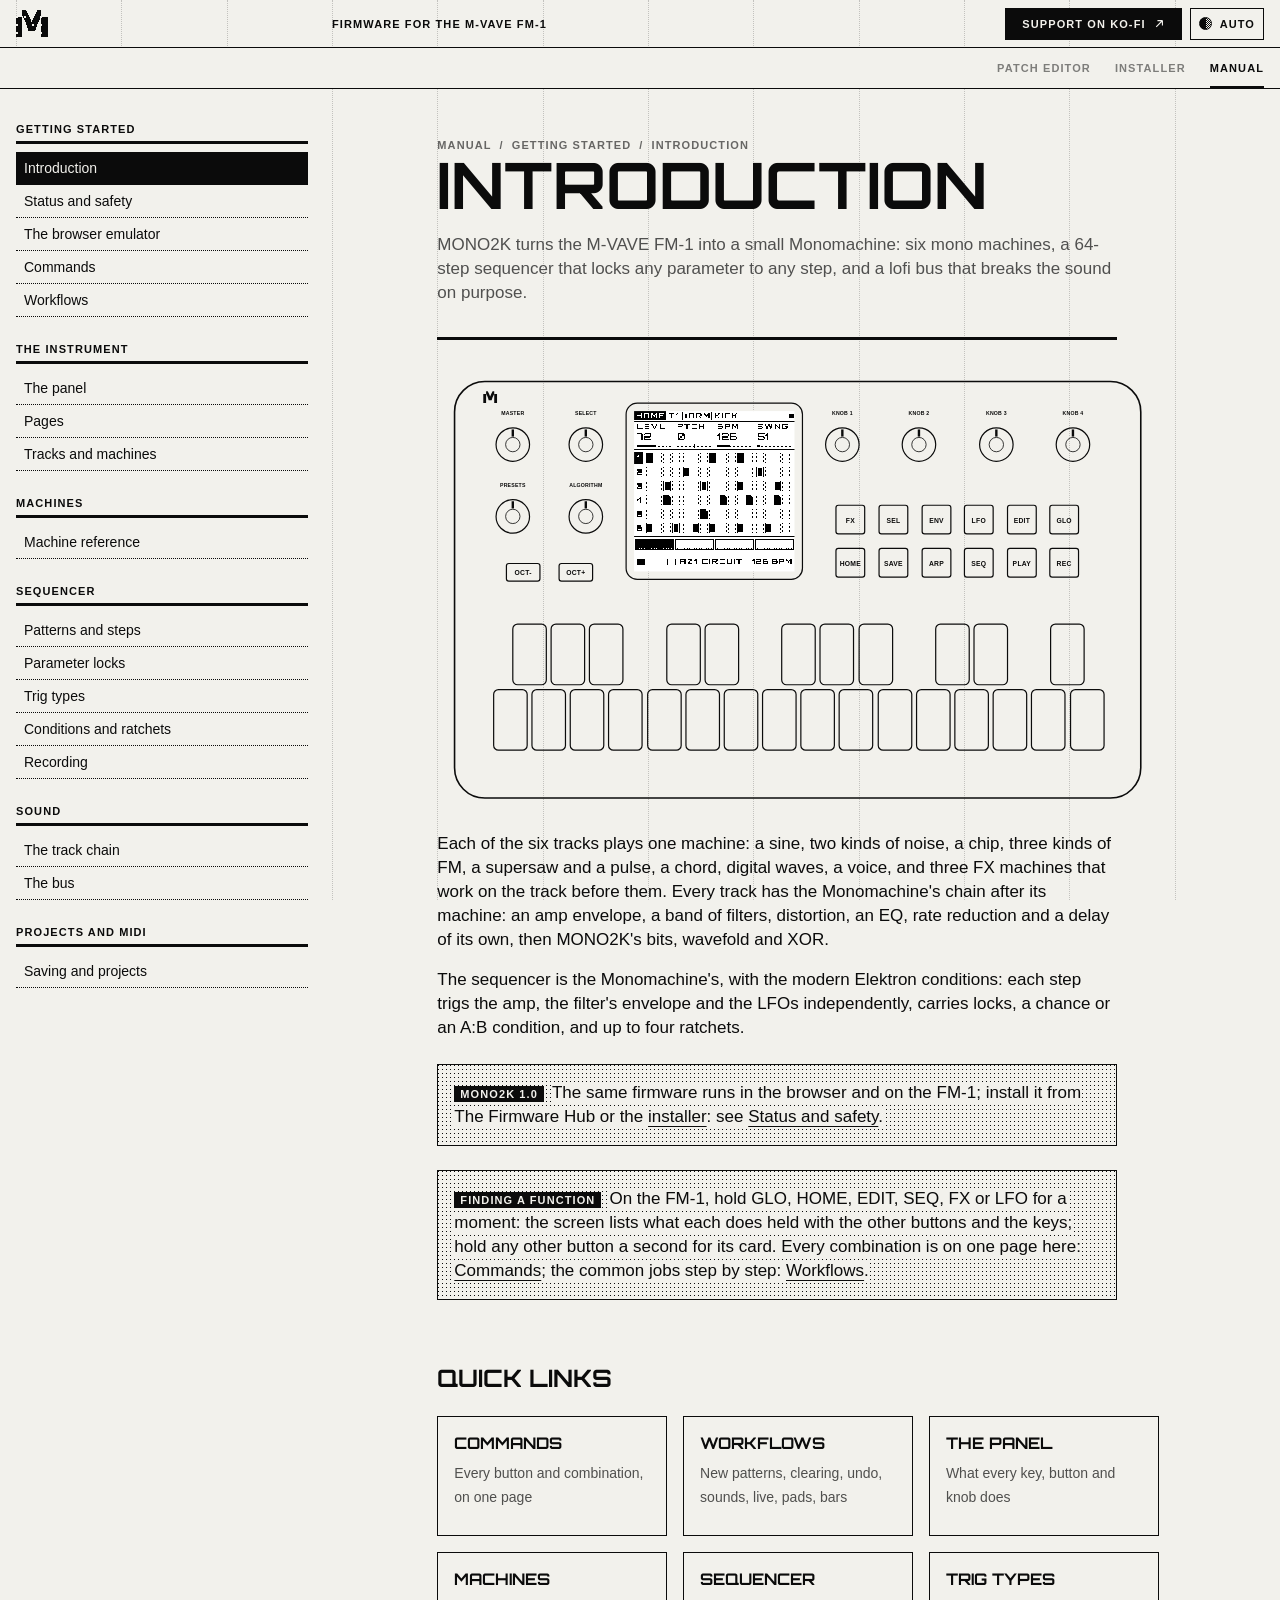
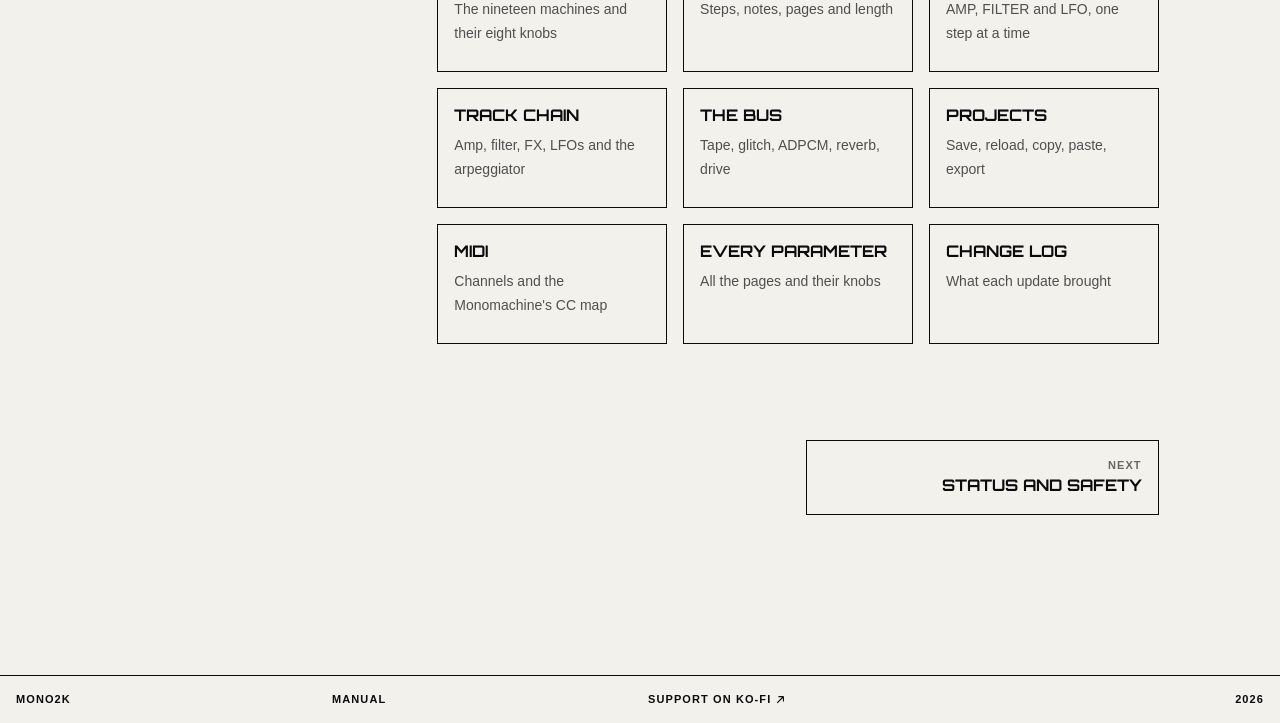
<file: web/manual.html>
<!doctype html>
<!-- SPDX-License-Identifier: GPL-3.0-only -->
<!-- MONO2K's manual: the contents on the left, one page at a time on the right (manual.js shows the one the address
     names, #trig-types and so on; without scripts every page shows, one after the other). The machines, the pages'
     knobs and the parameter list are read off the firmware itself (m2k.wasm), so they are the instrument's own. -->
<html lang="en">
<head>
<meta charset="utf-8">
<meta name="viewport" content="width=device-width, initial-scale=1">
<title>MONO2K Manual</title>
<meta name="description" content="The MONO2K manual: the panel, the machines, the sequencer with its trig types, locks and conditions, the track chain, the lofi bus, projects and MIDI.">
<script>try { const t = localStorage.getItem("mono2k.theme"); if (t === "light" || t === "dark") document.documentElement.setAttribute("data-theme", t); } catch (e) {}</script>
<link rel="icon" href="brand/mono2k-iso.svg" type="image/svg+xml">
<link rel="stylesheet" href="style.css?v=52">
</head>
<body class="noscript-all">
<!-- the controls' glitch (style.css): rows slipped sideways, in hard bands -->
<svg class="gldefs" width="0" height="0" aria-hidden="true" focusable="false"><filter id="gl-a" x="-10%" y="0" width="120%" height="100%" color-interpolation-filters="sRGB"><feTurbulence type="fractalNoise" baseFrequency="0 0.22" numOctaves="1" seed="7" result="n"/><feComponentTransfer in="n" result="m"><feFuncR type="discrete" tableValues="0.5 0.5 0.15 0.5 0.85 0.5 0.5 0.3"/><feFuncG type="discrete" tableValues="0.5"/><feFuncA type="discrete" tableValues="1"/></feComponentTransfer><feDisplacementMap in="SourceGraphic" in2="m" scale="12" xChannelSelector="R" yChannelSelector="G"/></filter><filter id="gl-b" x="-10%" y="0" width="120%" height="100%" color-interpolation-filters="sRGB"><feTurbulence type="fractalNoise" baseFrequency="0 0.22" numOctaves="1" seed="23" result="n"/><feComponentTransfer in="n" result="m"><feFuncR type="discrete" tableValues="0.5 0.8 0.5 0.5 0.2 0.5 0.65 0.5"/><feFuncG type="discrete" tableValues="0.5"/><feFuncA type="discrete" tableValues="1"/></feComponentTransfer><feDisplacementMap in="SourceGraphic" in2="m" scale="18" xChannelSelector="R" yChannelSelector="G"/></filter></svg>
<div class="rules" aria-hidden="true"><i></i><i></i><i></i><i></i><i></i><i></i><i></i><i></i><i></i><i></i><i></i><i></i></div>

<header class="bar">
  <a class="brand" href="./" aria-label="MONO2K, the emulator"><svg viewBox="0 0 372 323" aria-hidden="true" focusable="false" shape-rendering="crispEdges"><defs><pattern id="isotex" width="187.93" height="187.93" patternUnits="userSpaceOnUse"><rect width="187.93" height="187.93" fill="currentColor"/><g class="isodots"><rect x="0.00" y="70.47" width="23.49" height="23.49"/><rect x="93.96" y="70.47" width="23.49" height="23.49"/><rect x="0.00" y="164.44" width="23.49" height="23.49"/><rect x="93.96" y="164.44" width="23.49" height="23.49"/></g></pattern><pattern id="isotex-a" width="187.93" height="187.93" patternUnits="userSpaceOnUse"><rect width="187.93" height="187.93" fill="currentColor"/><g class="isodots"><rect x="0.00" y="46.98" width="46.98" height="46.98"/><rect x="93.97" y="140.95" width="46.98" height="46.98"/></g></pattern><pattern id="isotex-b" width="187.93" height="187.93" patternUnits="userSpaceOnUse"><rect width="187.93" height="187.93" fill="currentColor"/><g class="isodots"><rect x="93.97" y="0.00" width="93.97" height="93.97"/></g></pattern></defs><path class="iso" fill="url(#isotex)" d="M371.177 322.938C346.353 322.511 320.193 322.919 295.267 322.922L295.273 104.054C295.267 99.0664 294.898 83.9219 295.427 79.542L296.438 78.8486C320.811 79.2205 346.759 79.0906 371.157 78.835L371.177 322.938Z"/><path class="iso" fill="url(#isotex)" d="M0.669267 78.8184C25.8069 79.0513 50.9474 79.1065 76.0863 78.9844C76.3341 89.9106 76.2328 101.312 76.1214 112.248C75.4061 182.366 77.1693 252.854 76.0511 322.926L0.211259 322.914L0.239579 136.432C0.240178 128.986 -0.521935 82.3877 0.669267 78.8184Z"/><path class="iso" fill="url(#isotex)" d="M294.993 0.0126953L295.059 50.0684C295.073 58.1959 295.558 70.9773 294.282 78.6768C293.851 81.2748 286.387 92.4032 284.354 95.624C256.977 143.305 237.109 194.92 225.451 248.654C199.163 248.347 172.382 248.585 146.057 248.601C136.258 206.935 122.268 166.368 104.299 127.521C100.06 118.751 95.4768 110.151 90.5609 101.741C74.8422 74.5385 76.2209 83.3897 76.264 51.0928L76.3607 0.0556641L119.721 0.078125C146.678 50.4618 164.631 89.8462 185.732 143.171C204.51 94.0237 226.566 46.1929 251.748 0L294.993 0.0126953Z"/></svg></a>
  <span class="label">Firmware for the M-VAVE FM-1</span>
  <span class="r acts"><a class="cta" href="https://ko-fi.com/sequencist" target="_blank" rel="noopener"><span class="long">Support on&nbsp;</span>Ko-fi</a><button id="theme" class="themebtn" type="button" aria-label="Colour theme">Auto</button></span>
</header>
<nav class="subnav" aria-label="Pages">
  <a href="editor.html">Patch Editor</a>
  <a href="installer.html">Installer</a>
  <a href="manual.html" aria-current="page">Manual</a>
</nav>

<div class="docs">
<details class="docs__side" id="side" open>
  <summary>Contents</summary>
  <h4>Getting started</h4>
  <ol>
    <li><a href="#introduction">Introduction</a></li>
    <li><a href="#status">Status and safety</a></li>
    <li><a href="#emulator">The browser emulator</a></li>
    <li><a href="#commands">Commands</a></li>
    <li><a href="#workflows">Workflows</a></li>
  </ol>
  <h4>The instrument</h4>
  <ol>
    <li><a href="#the-panel">The panel</a></li>
    <li><a href="#pages">Pages</a></li>
    <li><a href="#tracks">Tracks and machines</a></li>
  </ol>
  <h4>Machines</h4>
  <ol>
    <li><a href="#machines">Machine reference</a></li>
  </ol>
  <h4>Sequencer</h4>
  <ol>
    <li><a href="#steps">Patterns and steps</a></li>
    <li><a href="#locks">Parameter locks</a></li>
    <li><a href="#trig-types">Trig types</a></li>
    <li><a href="#conditions">Conditions and ratchets</a></li>
    <li><a href="#recording">Recording</a></li>
  </ol>
  <h4>Sound</h4>
  <ol>
    <li><a href="#chain">The track chain</a></li>
    <li><a href="#bus">The bus</a></li>
  </ol>
  <h4>Projects and MIDI</h4>
  <ol>
    <li><a href="#projects">Saving and projects</a></li>
    <li><a href="#fm1-link">The FM-1 and the Patch Editor</a></li>
    <li><a href="#midi">MIDI</a></li>
  </ol>
  <h4>Reference</h4>
  <ol>
    <li><a href="#parameters">Every parameter</a></li>
    <li><a href="#credits">Credits and licence</a></li>
  </ol>
  <h4>Updates</h4>
  <ol>
    <li><a href="#changelog">Change log</a></li>
  </ol>
</details>

<main class="doc" id="doc">

<!-- ======================================================================================== getting started -->
<article id="introduction" data-group="Getting started">
  <h1>Introduction</h1>
  <p class="sub">MONO2K turns the M-VAVE FM-1 into a small Monomachine: six mono machines, a 64-step sequencer that locks any parameter to any step, and a lofi bus that breaks the sound on purpose.</p>
  <div class="panelfig" data-panel="home"></div>
  <p>Each of the six tracks plays one machine: a sine, two kinds of noise, a chip, three kinds of FM, a supersaw and a pulse, a chord, digital waves, a voice, and three FX machines that work on the track before them. Every track has the Monomachine's chain after its machine: an amp envelope, a band of filters, distortion, an EQ, rate reduction and a delay of its own, then MONO2K's bits, wavefold and XOR.</p>
  <p>The sequencer is the Monomachine's, with the modern Elektron conditions: each step trigs the amp, the filter's envelope and the LFOs independently, carries locks, a chance or an A:B condition, and up to four ratchets.</p>
  <div class="callout"><b>MONO2K 1.0</b><p>The same firmware runs in the browser and on the FM-1; install it from The Firmware Hub or the <a href="installer.html">installer</a>: see <a href="#status">Status and safety</a>.</p></div>
  <div class="callout"><b>Finding a function</b><p>On the FM-1, hold GLO, HOME, EDIT, SEQ, FX or LFO for a moment: the screen lists what each does held with the other buttons and the keys; hold any other button a second for its card. Every combination is on one page here: <a href="#commands">Commands</a>; the common jobs step by step: <a href="#workflows">Workflows</a>.</p></div>
  <h2>Quick links</h2>
  <div class="cards">
    <a href="#commands"><b>Commands</b><span>Every button and combination, on one page</span></a>
    <a href="#workflows"><b>Workflows</b><span>New patterns, clearing, undo, sounds, live, pads, bars</span></a>
    <a href="#the-panel"><b>The panel</b><span>What every key, button and knob does</span></a>
    <a href="#machines"><b>Machines</b><span>The nineteen machines and their eight knobs</span></a>
    <a href="#steps"><b>Sequencer</b><span>Steps, notes, pages and length</span></a>
    <a href="#trig-types"><b>Trig types</b><span>AMP, FILTER and LFO, one step at a time</span></a>
    <a href="#chain"><b>Track chain</b><span>Amp, filter, FX, LFOs and the arpeggiator</span></a>
    <a href="#bus"><b>The bus</b><span>Tape, glitch, ADPCM, reverb, drive</span></a>
    <a href="#projects"><b>Projects</b><span>Save, reload, copy, paste, export</span></a>
    <a href="#midi"><b>MIDI</b><span>Channels and the Monomachine's CC map</span></a>
    <a href="#parameters"><b>Every parameter</b><span>All the pages and their knobs</span></a>
    <a href="#changelog"><b>Change log</b><span>What each update brought</span></a>
  </div>
</article>

<article id="status" data-group="Getting started">
  <h1>Status and safety</h1>
  <p class="sub">What runs where today, and what installing will mean.</p>
  <h2>Today</h2>
  <p>MONO2K is at 1.0. Its C core runs in your browser on the <a href="./">emulator page</a> and, in the FM-1 build, on the FM-1 itself, on the open FM-1 platform (Felucca's, through CS-1): the same sound, sequencer and screen in both. MONO2K 1.0 for the FM-1 installs from <a href="https://thefirmwarehub.com" target="_blank" rel="noopener">The Firmware Hub</a> or the <a href="installer.html">installer</a> page. On the FM-1 it keeps one project of 64 patterns (bank A the demos, B–D INIT, with room for some 20 to 30 patterns of your own beside the demos; it says when it is full) and the 128 sounds; the emulator keeps four projects of 64.</p>
  <p>Saves are kept in your browser and can be exported as files; the FM-1 keeps its own in its flash, and the <a href="editor.html">Patch Editor</a> reads them and sends them back (<a href="#fm1-link">The FM-1 and the Patch Editor</a>). When the save format grows, older saves are converted as they load.</p>
  <h2>Installing</h2>
  <p>The FM-1 build installs from the <a href="installer.html">Installer</a> page, over USB, in Chrome or Edge, as Felucca does. Back up what your FM-1 holds first; installing other firmware is at your own risk. M-VAVE's own updater, or the installer's return to the official firmware, takes the FM-1 back to how it shipped; holding OCT− while it powers on always reaches the installer.</p>
  <div class="callout"><b>Note</b><p>MONO2K is not affiliated with Elektron or M-VAVE. Monomachine is Elektron's; FM-1 is M-VAVE's. MONO2K's machines are written from scratch and measured against a Monomachine's output; none of Elektron's code or samples are in it.</p></div>
</article>

<article id="emulator" data-group="Getting started">
  <h1>The browser emulator</h1>
  <p class="sub">The FM-1 drawn in one bit, its screen, and the firmware running underneath.</p>
  <p>Open the <a href="./">emulator</a> and press <b>Start</b> to turn the sound on. Click the panel first so it takes the keyboard; Esc leaves it. Drag or scroll a knob to turn it. The emulator runs at 44.1 kHz, as the FM-1 does, and saves your work in the browser as you go.</p>
  <h2>Computer keys</h2>
  <table>
    <thead><tr><th>Keys</th><th>On the FM-1</th></tr></thead>
    <tbody>
      <tr><td>Z–M, Q–O</td><td>The 16 lower keys: notes, or the steps in GRID.</td></tr>
      <tr><td>S D F H J, 2–9</td><td>The 11 upper keys: notes, or in GRID tracks 1–6, pages 1–4, mute.</td></tr>
      <tr><td>F1–F10</td><td>FX, SEL, ENV, LFO, EDIT, GLO, HOME, SAVE, ARP, SEQ.</td></tr>
      <tr><td>P 0 8 L 5 G 1 \ K A</td><td>The same buttons as letters: FX, SEL, ENV, LFO, EDIT, GLO, HOME, SAVE, ARP, SEQ.</td></tr>
      <tr><td>Space, Enter</td><td>PLAY, REC (held: FILL).</td></tr>
      <tr><td>- =</td><td>OCT− and OCT+; in GRID, the page; a held step's ratchet.</td></tr>
      <tr><td>; '</td><td>SELECT: the track; a held step's note.</td></tr>
      <tr><td>, .</td><td>ALGORITHM: the machine; a held step's accent and slide.</td></tr>
      <tr><td>[ ]</td><td>PRESETS: the pattern; a held step's condition.</td></tr>
      <tr><td>/</td><td>A held step's trig type (MASTER on the FM-1).</td></tr>
      <tr><td>Tab, ↑ ↓</td><td>Picks KNOB 1–4, and turns it; Shift turns it faster.</td></tr>
    </tbody>
  </table>
  <h2>MIDI and saving</h2>
  <p>A MIDI keyboard or controller plugged into the computer plays the emulator as it would the FM-1 (see <a href="#midi">MIDI</a>). Under the panel, the project's tools export a project as a <code>.m2kp</code> file and import one into any of the four project slots.</p>
</article>

<article id="commands" data-group="Getting started">
  <h1>Commands</h1>
  <p class="sub">Every button and combination on one page. On the FM-1, hold GLO, HOME, EDIT, SEQ, FX or LFO for a moment and the screen shows its own; hold any other button a second for its card.</p>
  <div class="figs">
    <figure class="fig"><canvas data-scr="27_glo_help"></canvas><figcaption>GLO held a moment: what it does with each button.</figcaption></figure>
    <figure class="fig"><canvas data-scr="29_home_held"></canvas><figcaption>HOME held: the bank's 16 slots as the white keys pick them, the one picked last named over them; the open one inverted, INIT ones dotted.</figcaption></figure>
    <figure class="fig"><canvas data-scr="29c_seq_held"></canvas><figcaption>SEQ held: the step tools on the white keys, the sequencer on the knobs.</figcaption></figure>
    <figure class="fig"><canvas data-scr="29f_perform"></canvas><figcaption>FX held: PERFORM, the bus's effects on the black keys while you hold them.</figcaption></figure>
  </div>
  <h2>Six rules</h2>
  <ol class="steps">
    <li><b>REC copies, PLAY pastes, SEQ clears.</b> The button you hold says what: GLO the pattern (in GRID, the track's steps), HOME the patterns you pick, EDIT the track's sound, a step held in GRID that step.</li>
    <li><b>Again undoes.</b> The same paste or clear a second time puts things back (on one pattern; several at once stay done). GLO + OCT− undoes the last edit, GLO + OCT+ redoes it.</li>
    <li><b>Hold the clear for INIT.</b> Keep SEQ down a second: a ring fills on the screen and the pattern (or the patterns, or the track) goes INIT.</li>
    <li><b>Only the flash asks.</b> Writing a sound over another, wiping every pattern, the demos back and loading a project ask first: OCT+ YES, OCT− NO.</li>
    <li><b>Tap for the page, hold for the layer.</b> Double-tap GLO, SEQ, HOME or FX and the layer stays without holding (below).</li>
    <li><b>Held is for now.</b> Solos, PERFORM's effects and LFO's knobs last while held; mutes, tools and edits stay.</li>
  </ol>
  <h2>Buttons alone</h2>
  <table>
    <thead><tr><th>Button</th><th>Tapped</th><th>Held</th></tr></thead>
    <tbody>
      <tr><td>HOME</td><td>HOME</td><td>Pick patterns (below)</td></tr>
      <tr><td>EDIT</td><td>SYN, then its next pages</td><td>The track's sound (below)</td></tr>
      <tr><td>ENV, SEL, ARP</td><td>AMP, FILT, ARP; pressed again, the next page</td><td>A second: its card</td></tr>
      <tr><td>FX</td><td>FX, then its next pages</td><td>PERFORM (below)</td></tr>
      <tr><td>LFO</td><td>LFO, then its next pages</td><td>The knobs come back when let go (below)</td></tr>
      <tr><td>GLO</td><td>GLO, then its next pages</td><td>FUNC: the combinations below</td></tr>
      <tr><td>SEQ</td><td>GRID: the keys become the steps; again, notes</td><td>The step tools (below)</td></tr>
      <tr><td>PLAY</td><td>Start, stop</td><td>A second: its card</td></tr>
      <tr><td>REC</td><td>Record (playing: live; stopped: step entry)</td><td>FILL; with SEQ, clear the track (below)</td></tr>
      <tr><td>SAVE</td><td>Keep the pattern</td><td>Keep the project</td></tr>
      <tr><td>OCT− OCT+</td><td>The octave; in GRID the page; a held step's ratchet. In a question, NO and YES</td><td>OCT− and a knob: that knob back to its default. A second alone: its card</td></tr>
    </tbody>
  </table>
  <h2>Hold GLO and press</h2>
  <table>
    <thead><tr><th>With GLO</th><th>Does</th></tr></thead>
    <tbody>
      <tr><td>REC / PLAY</td><td>Copy / paste the pattern; in GRID, the track's steps.</td></tr>
      <tr><td>SEQ</td><td>Clear the pattern's steps, its sounds kept; in GRID, the track's. Held a second: INIT (in GRID the track's sound too). Again: undone.</td></tr>
      <tr><td>OCT− / OCT+</td><td>UNDO / REDO the last edit.</td></tr>
      <tr><td>SAVE</td><td>Reload the saved pattern.</td></tr>
      <tr><td>EDIT</td><td>The sound library (SYN &gt; SND).</td></tr>
      <tr><td>ARP</td><td>PADS on or off (below).</td></tr>
      <tr><td>White 1–6</td><td>Mute or unmute tracks 1–6.</td></tr>
      <tr><td>White 7</td><td>FILL for the pattern's next loop, and only it.</td></tr>
      <tr><td>White 8</td><td>Tap the tempo: two taps or more, on the beat.</td></tr>
      <tr><td>White 9–14</td><td>Solo tracks 1–6 while held; several add up.</td></tr>
      <tr><td>White 15</td><td>Unmute every track.</td></tr>
      <tr><td>SELECT</td><td>The tempo.</td></tr>
    </tbody>
  </table>
  <h2>Hold HOME and press</h2>
  <table>
    <thead><tr><th>With HOME</th><th>Does</th></tr></thead>
    <tbody>
      <tr><td>White 1–16</td><td>Pick the bank's patterns: each opens (playing: queued for the bar's end) and is picked. The same key again before the bar: now.</td></tr>
      <tr><td>Black 1–4</td><td>The bank, A to D (F#3 G#3 A#3 C#4).</td></tr>
      <tr><td>SEQ</td><td>Clear the picked patterns' steps (the open one if none), the sounds kept. Held a second: INIT them.</td></tr>
      <tr><td>REC / PLAY</td><td>Copy the open pattern / paste it into the picked ones.</td></tr>
    </tbody>
  </table>
  <h2>Hold SEQ and press</h2>
  <p>The white keys 1–8 are tools for the track in view, over the pattern's length (its locks move with its steps); the knobs are the sequencer's while SEQ is held. GLO + OCT− undoes a tool.</p>
  <table>
    <thead><tr><th>With SEQ</th><th>Does</th></tr></thead>
    <tbody>
      <tr><td>White 1</td><td>CLEAR the track's steps and locks.</td></tr>
      <tr><td>White 2</td><td>REVERSE them.</td></tr>
      <tr><td>White 3 / 4</td><td>SHIFT them a step earlier / later, round the length.</td></tr>
      <tr><td>White 5</td><td>RANDOM: a quarter of the steps, at the track's last note.</td></tr>
      <tr><td>White 6</td><td>LEN ×2: the pattern twice as long, the new bars a copy.</td></tr>
      <tr><td>White 7</td><td>COOK: a few of its notes moved a tone, a third, a fourth or a fifth.</td></tr>
      <tr><td>White 8</td><td>HALF: the pattern half as long (the steps after it kept).</td></tr>
      <tr><td>REC / PLAY</td><td>Copy the track's steps / paste them onto the track in view (pick another with SELECT first).</td></tr>
      <tr><td>KNOB 1–4</td><td>LEN; SPEED, the track's own (1/8×, 1/4×, 1/2×, 3/4×, 1×, 3/2×, 2×); SWING; TEMPO.</td></tr>
      <tr><td>ALGORITHM</td><td>The accent's amount.</td></tr>
    </tbody>
  </table>
  <h2>Hold EDIT and press</h2>
  <table>
    <thead><tr><th>With EDIT</th><th>Does</th></tr></thead>
    <tbody>
      <tr><td>SEQ</td><td>INIT the track's sound: its machine as it starts. Again: undone.</td></tr>
      <tr><td>SAVE</td><td>Keep the track's sound in the library's first INIT slot.</td></tr>
      <tr><td>REC / PLAY</td><td>Copy / paste the track's sound.</td></tr>
    </tbody>
  </table>
  <h2>Hold REC and press</h2>
  <table>
    <thead><tr><th>With REC</th><th>Does</th></tr></thead>
    <tbody>
      <tr><td>SEQ</td><td>Clear the track in view's steps, in KEYS as in GRID: a take you don't want, gone to record again. The sound always stays, however long it is held. Again: undone. REC's release then neither records nor fills.</td></tr>
    </tbody>
  </table>
  <h2>Hold FX: PERFORM</h2>
  <p>The black keys are the bus's effects while you hold them; the white keys go on playing the track. The knobs are the bus's GLCH, TAPE, ADPC and DRIV, and what you turn stays.</p>
  <table>
    <thead><tr><th>Black key</th><th>Effect</th></tr></thead>
    <tbody>
      <tr><td>1–4</td><td>Repeat the last 1/4, 1/8, 1/16 or 1/32 of a bar.</td></tr>
      <tr><td>5 / 6</td><td>REVERSE; STOP, a tape stop.</td></tr>
      <tr><td>7 / 8 / 9 / 10</td><td>STUTTER; CRUSH; WOW; DRIVE.</td></tr>
      <tr><td>11</td><td>KILL: silence, at once and clean.</td></tr>
    </tbody>
  </table>
  <h2>Hold LFO</h2>
  <p>What the knobs move while LFO is held comes back when it is let go: a sweep for a bar, a filter opened for a fill. OCT+ while it is held keeps the change.</p>
  <h2>A step held in GRID</h2>
  <table>
    <thead><tr><th>Hold a step and</th><th>Does</th></tr></thead>
    <tbody>
      <tr><td>KNOB 1–4</td><td>Lock the page's parameters to it.</td></tr>
      <tr><td>OCT− and a knob</td><td>Take that knob's lock away.</td></tr>
      <tr><td>REC / PLAY</td><td>Copy it (several held: all of them) / paste onto it.</td></tr>
      <tr><td>SEQ</td><td>Clear its locks; the trig stays.</td></tr>
      <tr><td>Black 1–5</td><td>Its trig type: ALL, AMP, FILTER, LFO, NONE.</td></tr>
      <tr><td>Black 6–11</td><td>Its condition: 100%, 50%, 1:2, 1:4, FILL, !FIL.</td></tr>
    </tbody>
  </table>
  <p>The encoders too: <a href="#steps">Patterns and steps</a>.</p>
  <h2>Double-tap: a layer latched</h2>
  <div class="figs">
    <figure class="fig"><canvas data-scr="29i_seq_latched"></canvas><figcaption>SEQ double-tapped: its tools and knobs stay; its button blinks.</figcaption></figure>
    <figure class="fig"><canvas data-scr="29j_play_card"></canvas><figcaption>PLAY held a second alone: its card.</figcaption></figure>
  </div>
  <p>Tap GLO, SEQ, HOME or FX twice, quickly: the second tap undoes the first (the page, GRID) and the layer stays as if you held it. Its button blinks and its map says LATCHED. The keys and the knobs are the layer's; the button combinations (copy, paste, clear) still want the button held, so PLAY, REC, SAVE and the octaves do their own job meanwhile. Tap the button again to let go; any other page button lets go too. Tapping a page button slowly steps through its pages as before.</p>
  <ul>
    <li>GLO latched: mutes, solos, the fill and the tap tempo under one hand.</li>
    <li>HOME latched: patterns picked and queued as you play.</li>
    <li>FX latched: PERFORM with both hands on the keys.</li>
    <li>SEQ latched: the tools and the sequencer's knobs.</li>
  </ul>
  <h2>Cards and lights</h2>
  <p>Hold SEL, ENV, ARP, PLAY, OCT− or OCT+ a second, touching nothing else, and the screen shows what it does alone and with the others; letting go then does nothing more.</p>
  <p>The keys light for the layer held: with GLO, white 1–6 for the tracks heard and 9–14 for those soloed; with HOME, the bank's patterns (lit used, the open one winking, the queued one blinking) and the bank on the black keys; with FX, the effects on; with SEQ, the eight tools. In GRID, steps with a trig are lit, the playhead too.</p>
  <h2>The keys</h2>
  <table>
    <thead><tr><th>Mode</th><th>White keys</th><th>Black keys</th></tr></thead>
    <tbody>
      <tr><td>KEYS</td><td colspan="2">Play the track in view (REC: record it; stopped, step entry: EDIT a rest, PRESETS the cursor).</td></tr>
      <tr><td>GRID (SEQ)</td><td>The 16 steps of the page; hold one to edit it</td><td>T1–T6 the track, P1–P4 the page (held: the length), F#5 mute</td></tr>
      <tr><td>PADS (GLO + ARP)</td><td>1–6 and 9–14 hit tracks 1–6, each at its root: the note its trigs sit on most (REC: written to the nearest step)</td><td>T1–T6 the track, F#5 mute</td></tr>
    </tbody>
  </table>
  <h2>Knobs that act</h2>
  <table>
    <thead><tr><th>Where</th><th>Knob</th><th>Does</th></tr></thead>
    <tbody>
      <tr><td>SYN &gt; SND</td><td>SLOT LOAD SAVE CAT</td><td>The sound library (<a href="#projects">Saving and projects</a>). SAVE over a sound asks.</td></tr>
      <tr><td>GLO &gt; SET</td><td>WIPE</td><td>Asks, then every pattern INIT; the sound library kept.</td></tr>
      <tr><td>GLO &gt; SET (FM-1)</td><td>DEMO</td><td>Asks, then bank A's four demos back in A01–A04; A05–A16 and banks B–D kept.</td></tr>
      <tr><td>GLO &gt; SET (browser)</td><td>PROJ LOAD</td><td>Pick a project with PROJ; LOAD asks, then loads it.</td></tr>
    </tbody>
  </table>
</article>

<article id="workflows" data-group="Getting started">
  <h1>Workflows</h1>
  <p class="sub">The common jobs, step by step.</p>
  <h2>A new pattern from nothing</h2>
  <ol class="steps">
    <li>Hold HOME, press black 2 (G#3) for bank B, and tap a white key: an INIT pattern opens.</li>
    <li>Press EDIT and turn ALGORITHM to choose each track's machine, or load sounds from the library (GLO + EDIT).</li>
    <li>Press SEQ, place trigs with the white keys, PLAY. SAVE keeps it.</li>
  </ol>
  <h2>A new pattern on the same sounds</h2>
  <ol class="steps">
    <li>Hold HOME: REC copies the open pattern; tap the key of an empty one and press PLAY to paste it there.</li>
    <li>Still holding HOME, press SEQ: its steps clear, its six sounds stay.</li>
  </ol>
  <h2>Empty one pattern, several, or all</h2>
  <ol class="steps">
    <li>One: hold GLO and press SEQ: the steps go, the sounds stay. Keep SEQ down a second for INIT. SEQ again puts it back.</li>
    <li>One track: hold REC and tap SEQ: the track in view's steps go, the others stay.</li>
    <li>Several: hold HOME, tap their keys (black 1–4 for the other banks), press SEQ; keep it down for INIT.</li>
    <li>All: GLO &gt; SET, turn WIPE, OCT+ for YES. On the FM-1, DEMO brings bank A's demos back.</li>
  </ol>
  <h2>Undo a slip</h2>
  <ol class="steps">
    <li>GLO + OCT− undoes the last copy-paste, clear, INIT, reload or SEQ tool; GLO + OCT+ does it again.</li>
    <li>A paste or a clear repeated undoes itself too.</li>
  </ol>
  <h2>Keep a sound, find it again</h2>
  <ol class="steps">
    <li>On the track: hold EDIT and press SAVE. It goes to the first INIT slot, in the category it sounds like.</li>
    <li>To file it under a category yourself: GLO + EDIT, turn CAT to one, pick an INIT slot with SLOT, turn SAVE.</li>
    <li>To load: GLO + EDIT, CAT to the kind you want, SLOT through them, turn LOAD.</li>
    <li>To start a track afresh: hold EDIT, press SEQ.</li>
  </ol>
  <h2>Put a knob back</h2>
  <ol class="steps">
    <li>Hold OCT− and turn the knob: it goes back to its machine's default.</li>
    <li>In GRID with a step held, the same takes that knob's lock away from the step.</li>
  </ol>
  <h2>Play live with one hand</h2>
  <ol class="steps">
    <li>Double-tap GLO. White 1–6 mute, 9–14 solo while held, 7 fills the next loop, 8 taps the tempo; the keys light for the tracks heard.</li>
    <li>Hold FX for PERFORM: a black key repeats, reverses, stops or kills the bus while held. Double-tap FX to keep it under both hands.</li>
    <li>Hold LFO and sweep a knob: it comes back when you let go.</li>
    <li>Tap the latched button again to let go.</li>
  </ol>
  <h2>Play the tracks as drum pads</h2>
  <ol class="steps">
    <li>GLO + ARP: PADS in the header. White keys 1–6 (and 9–14 for the other hand) hit tracks 1–6, each at its root: the note its trigs sit on most in the pattern, so a drum stays in the key it is tuned to (a track with no trigs plays the note you last played on it).</li>
    <li>Press PLAY, tap REC and play: each hit is written to the nearest step of its track.</li>
    <li>GLO + ARP again, or SEQ, ends it.</li>
  </ol>
  <h2>Add a bar</h2>
  <ol class="steps">
    <li>Press SEQ for GRID. Hold the next page key (P2 is A#4) a moment: the pattern grows by a bar, a copy of the ones before. Or hold SEQ and press white 6: twice as long.</li>
    <li>OCT+ shows the new bar; change it. The footer shows the bars, the one in view solid.</li>
  </ol>
  <h2>Move a track's beat around</h2>
  <ol class="steps">
    <li>Hold SEQ: white 3 and 4 shift the track's steps a step earlier or later, white 2 plays them backwards, white 5 throws in a random quarter of the steps, white 7 moves a few notes.</li>
    <li>To give another track the same steps: hold SEQ, press REC (copy); turn SELECT to the other track; hold SEQ, press PLAY (paste).</li>
    <li>To run one track slower or faster than the rest: hold SEQ and turn KNOB 2 (3/4× against 1× for a lilt, 1/2× for a long line).</li>
  </ol>
  <h2>Vary the steps quickly</h2>
  <ol class="steps">
    <li>In GRID, hold a step (or several) and press a black key: 1–5 its trig type, 6–11 its condition (50%, 1:2, 1:4, FILL, !FIL).</li>
    <li>Hold REC while it plays for FILL, or GLO + white 7 for a fill on the next loop.</li>
  </ol>
  <h2>Send your patterns to MONO2K</h2>
  <ol class="steps">
    <li>Stop the FM-1. In the <a href="editor.html">Patch Editor</a>: Start, Connect, Read from FM-1, Save file.</li>
    <li>Send the <code>.m2ks</code> file to the author (<a href="#fm1-link">The FM-1 and the Patch Editor</a>).</li>
  </ol>
</article>

<!-- ========================================================================================= the instrument -->
<article id="the-panel" data-group="The instrument">
  <h1>The panel</h1>
  <p class="sub">Twenty-seven keys, fourteen buttons, eight knobs and a 240-pixel screen.</p>
  <div class="panelfig" data-panel="labels"></div>
  <h2>Buttons</h2>
  <table>
    <thead><tr><th>Button</th><th>Page</th><th>What it does</th></tr></thead>
    <tbody>
      <tr><td>EDIT</td><td>SYN</td><td>The track's machine: its knobs A–H.</td></tr>
      <tr><td>ENV</td><td>AMP</td><td>The amp envelope, distortion, volume, pan, portamento.</td></tr>
      <tr><td>SEL</td><td>FILT</td><td>The filters: base and width, resonance, the filter's envelope.</td></tr>
      <tr><td>FX</td><td>FX</td><td>EQ and rate reduction, the delay, the destroy effects, the modulation effect. Held: PERFORM.</td></tr>
      <tr><td>LFO</td><td>LFO</td><td>Three LFOs, two pages each. Held: the knobs come back when let go.</td></tr>
      <tr><td>ARP</td><td>ARP</td><td>The track's arpeggiator.</td></tr>
      <tr><td>GLO</td><td>GLO</td><td>Tempo, the lofi bus, the reverb, settings. Held: the editing functions (copy, paste, clear, reload, mute).</td></tr>
      <tr><td>HOME</td><td>HOME</td><td>The pattern in six lanes; level, pitch, tempo and swing. Held: pick patterns and banks.</td></tr>
      <tr><td>SEQ</td><td>GRID</td><td>The keys play notes, or set the steps, sixteen at a time. Held: the step tools and the sequencer's knobs.</td></tr>
      <tr><td>PLAY</td><td></td><td>Starts and stops the sequencer.</td></tr>
      <tr><td>REC</td><td></td><td>A tap arms recording (live while playing, step entry while stopped). Held: FILL.</td></tr>
      <tr><td>SAVE</td><td></td><td>Keeps the pattern; held, the whole project.</td></tr>
      <tr><td>OCT− OCT+</td><td></td><td>The keyboard's octave; in GRID, the page of steps. In a question, NO and YES.</td></tr>
    </tbody>
  </table>
  <h2>Knobs</h2>
  <table>
    <thead><tr><th>Knob</th><th>Turned</th><th>A step held in GRID</th></tr></thead>
    <tbody>
      <tr><td>SELECT</td><td>The track, 1–6.</td><td>The step's note.</td></tr>
      <tr><td>ALGORITHM</td><td>The track's machine.</td><td>Accent and slide.</td></tr>
      <tr><td>PRESETS</td><td>The pattern (queued to the end of the bar while playing).</td><td>The step's condition.</td></tr>
      <tr><td>KNOB 1–4</td><td>The four parameters on the page in view.</td><td>A lock on the step.</td></tr>
      <tr><td>MASTER</td><td>The volume.</td><td>The step's trig type.</td></tr>
    </tbody>
  </table>
  <h2>The screen</h2>
  <div class="figs">
    <figure class="fig big"><canvas data-scr="01_home_stopped"></canvas><figcaption>HOME: the knobs along the top, the six tracks' steps on the stage, the four bars under them, the pattern and the tempo in the footer.</figcaption></figure>
  </div>
  <p>The screen keeps one grid on every page, five bands, each on its own rule:</p>
  <table>
    <thead><tr><th>Band</th><th>Shows</th></tr></thead>
    <tbody>
      <tr><td>Header</td><td>The page (its pages as squares), the track and its machine; GRID, PADS, FILL, recording and the transport on the right.</td></tr>
      <tr><td>Knobs</td><td>KNOB 1–4, in a row as they sit on the panel: each its name, its value and a level under it (a bar; segments for a few choices; nothing for an action such as LOAD). The one being turned has its name inverted; a locked value is inverted.</td></tr>
      <tr><td>Stage</td><td>Left, what you touch: a value in big type, the machine's card, a held step, or the page's name at rest. Right, the page's picture: the envelope, the filter's response, the echoes, the sound library. On HOME the six tracks' steps take it all.</td></tr>
      <tr><td>Steps</td><td>The track's 16 steps of the page in view, in four beats.</td></tr>
      <tr><td>Footer</td><td>The pattern's four bars (the one in view solid, those past its end dotted, the playing one marked), the pattern and its name, the tempo.</td></tr>
    </tbody>
  </table>
  <p>The screen can be light or dark: GLO &gt; SET, SCRN.</p>
  <table>
    <thead><tr><th>In the steps</th><th>Means</th></tr></thead>
    <tbody>
      <tr><td>A solid block</td><td>A trig.</td></tr>
      <tr><td>A framed block</td><td>A trig on a condition: a chance, A:B, PRE, FILL (the held step's card names it).</td></tr>
      <tr><td>The top corner cut</td><td>The trig has parameter locks.</td></tr>
      <tr><td>Thirds filled</td><td>A trig type: AMP, FILTER and LFO, left to right; a dot alone is NONE.</td></tr>
      <tr><td>A dotted outline</td><td>An empty step; dots all over, a step past the pattern's end.</td></tr>
    </tbody>
  </table>
  <p>A message takes the header for a moment, inverted; a longer one takes the line under it too.</p>
</article>

<article id="pages" data-group="The instrument">
  <h1>Pages</h1>
  <p class="sub">Eight pages, four knobs at a time. A button opens its page; pressed again it turns to the page's next four knobs.</p>
  <div class="figs">
    <figure class="fig"><canvas data-scr="05_syn_card"></canvas><figcaption>SYN: the machine's card, and its first four knobs.</figcaption></figure>
    <figure class="fig"><canvas data-scr="09_amp"></canvas><figcaption>AMP: the envelope drawn as it shapes the note.</figcaption></figure>
    <figure class="fig"><canvas data-scr="10_filt"></canvas><figcaption>FILT: the high-pass and low-pass as a band.</figcaption></figure>
    <figure class="fig"><canvas data-scr="12_fx_delay"></canvas><figcaption>FX, DELAY: its echoes as they fall.</figcaption></figure>
    <figure class="fig"><canvas data-scr="13_fx_destroy"></canvas><figcaption>FX, DSTR: bits, wavefold, XOR and the reverb's send.</figcaption></figure>
    <figure class="fig"><canvas data-scr="14_lfo"></canvas><figcaption>LFO 1: where it goes, its wave, how it trigs.</figcaption></figure>
    <figure class="fig"><canvas data-scr="20_arp"></canvas><figcaption>ARP: mode, speed, range and gate.</figcaption></figure>
    <figure class="fig"><canvas data-scr="15_glo_time"></canvas><figcaption>GLO, TIME: tempo, swing, length, accent.</figcaption></figure>
  </div>
  <h2>The pages and their knobs</h2>
  <p>Read off the firmware: the SYN page is each machine's own (see <a href="#machines">Machine reference</a>).</p>
  <div data-pages></div>
</article>

<article id="tracks" data-group="The instrument">
  <h1>Tracks and machines</h1>
  <p class="sub">Six tracks, each one mono machine with its own sound, chain and steps.</p>
  <h2>Choosing a track and its machine</h2>
  <p>SELECT picks the track; in GRID, the upper keys T1–T6 do. ALGORITHM changes the track's machine: its card comes up, and its eight knobs start from the machine's own settings while the rest of the track (the chain, the LFOs, the steps) stays as it was. The machines come in the Monomachine's order, its three FM+ machines together.</p>
  <h2>Level, pitch and mute</h2>
  <p>On HOME, KNOB 1 and 2 are the track's level and pitch. In GRID the MUTE key mutes the track in view; GLO held with one of the six lower keys mutes that track from anywhere.</p>
  <h2>FX machines</h2>
  <p>FX-CHORUS, FX-RING and FX-DYNAMIX make no sound of their own: each takes the track before it (after that track's amp) and works on it. Put the source on track 3 and the FX on track 4; the FX hears the source before its VOL, so turn the source's VOL down to hear only the effect. The Monomachine's metal sounds are made this way: a plucky FM+PAR into FX-CHORUS with its feedback all the way up.</p>
  <h2>A sound, copied</h2>
  <p>On a track's page, GLO + REC copies the track's sound (its machine and every setting) and GLO + PLAY pastes it onto the track in view, in this pattern or another. On HOME the same two copy and paste the whole pattern.</p>
</article>

<!-- ============================================================================================== machines -->
<article id="machines" data-group="Machines">
  <h1>Machine reference</h1>
  <p class="sub">Nineteen machines in eight families. Each has eight knobs, A–H, on its SYN page.</p>
  <div class="mlist" data-machines><p>Loading the machines from the firmware…</p></div>
</article>

<!-- ============================================================================================= sequencer -->
<article id="steps" data-group="Sequencer">
  <h1>Patterns and steps</h1>
  <p class="sub">Sixteen patterns a bank, each a whole song part with its own sounds; six tracks of up to 64 steps.</p>
  <div class="figs">
    <figure class="fig"><canvas data-scr="02_home_playing"></canvas><figcaption>HOME while playing: the step under way framed in every lane.</figcaption></figure>
    <figure class="fig"><canvas data-scr="17a_grid_step_card"></canvas><figcaption>A held step in GRID: its note, condition, ratchet and accent.</figcaption></figure>
  </div>
  <h2>GRID</h2>
  <p>SEQ turns the keys into steps. The sixteen lower keys are the steps of the page in view; OCT− and OCT+ turn the page (four pages, 64 steps). A key on an empty step puts a trig there with the last note you played; a quick tap on a trig takes it away, with its locks.</p>
  <ol class="steps">
    <li>Press SEQ: GRID shows in the header.</li>
    <li>Pick the track with SELECT, or with the upper keys T1–T6.</li>
    <li>Tap the lower keys to place trigs. Hold one to edit it.</li>
    <li>Press PLAY.</li>
  </ol>
  <h2>A held step</h2>
  <table>
    <thead><tr><th>Hold a step and</th><th>To</th></tr></thead>
    <tbody>
      <tr><td>SELECT</td><td>Change its note, a semitone a click (heard as you turn).</td></tr>
      <tr><td>ALGORITHM</td><td>Step through no accent, accent, slide, both.</td></tr>
      <tr><td>PRESETS</td><td>Pick its condition (<a href="#conditions">Conditions and ratchets</a>).</td></tr>
      <tr><td>OCT− OCT+</td><td>Set its ratchet, one to four hits.</td></tr>
      <tr><td>KNOB 1–4</td><td>Lock the page's parameters to it (<a href="#locks">Parameter locks</a>).</td></tr>
      <tr><td>OCT− held and a knob</td><td>Take that knob's lock away.</td></tr>
      <tr><td>MASTER</td><td>Choose its trig type (<a href="#trig-types">Trig types</a>).</td></tr>
      <tr><td>Black 1–5</td><td>Its trig type at once: ALL, AMP, FILTER, LFO, NONE.</td></tr>
      <tr><td>Black 6–11</td><td>Its condition at once: 100%, 50%, 1:2, 1:4, FILL, !FIL.</td></tr>
      <tr><td>REC / PLAY / SEQ</td><td>Copy it / paste onto it / clear its locks.</td></tr>
    </tbody>
  </table>
  <p>Hold several steps at once and the edit goes to all of them.</p>
  <h2>Bars: pages of 16 steps</h2>
  <p>A pattern is one to four bars of 16 steps, the four pages. In GRID the lower keys are the steps of the page in view; on HOME the four boxes under the lanes are the bars, the one in view solid, the playhead running in it while it plays, and every page's footer shows them small.</p>
  <table>
    <thead><tr><th>To</th><th>In GRID</th></tr></thead>
    <tbody>
      <tr><td>See another bar</td><td>OCT− and OCT+ (the computer's - and =), or tap a page key P1–P4: the upper keys G#4, A#4, C#5 and D#5 (the computer's 3 4 6 7).</td></tr>
      <tr><td>Follow the playhead</td><td>Tap the page key of the page in view again: FOLLOWS THE PLAY.</td></tr>
      <tr><td>Add a bar</td><td>Hold the next page key for a moment (P2 on a one-bar pattern): the pattern now ends there, and the new bar starts as a copy of the bars before it, its locks too, so it goes on playing as it did. Change the copy.</td></tr>
      <tr><td>Make it shorter</td><td>Hold P1, P2 or P3: the pattern ends with that page. The steps after it are kept, not played.</td></tr>
      <tr><td>Set the length to the step</td><td>GLO &gt; TIME, LEN (1 to 64).</td></tr>
    </tbody>
  </table>
  <p>A page past the end says so when you tap its key, and which length holding it makes.</p>
  <h2>Choosing patterns</h2>
  <p>PRESETS picks the pattern: at once when stopped, at the end of the bar while playing, so patterns chain as you play.</p>
  <p>An accent plays the step harder (GLO &gt; TIME's ACNT says how much); a slide glides into the next note without trigging again.</p>
</article>

<article id="locks" data-group="Sequencer">
  <h1>Parameter locks</h1>
  <p class="sub">Any knob, locked to any step: the Monomachine's way of making one track sound like many.</p>
  <div class="figs">
    <figure class="fig"><canvas data-scr="17b_grid_lock"></canvas><figcaption>A lock being set: the locked knob in reverse, LOCK under the value.</figcaption></figure>
  </div>
  <p>Hold a step in GRID and turn any of the four knobs, on any page: the value is locked to that step, and plays for that step alone. The knob shows the lock in reverse, and the step's cell turns checkered (with a condition as well, a mark in its corner). A step can carry locks on as many parameters as you like, up to the pattern's pool of locks.</p>
  <p>Locks can change a machine's knobs, the chain, the LFOs, anything with a knob on a track's page. Taking the trig away takes its locks with it.</p>
  <p>While recording live, a knob turned just after a trig plays locks its value to that step; between trigs it changes the sound itself.</p>
  <p>To lock without trigging anything, give the step the trig type NONE: it moves the pitch and applies its locks, and restarts nothing.</p>
</article>

<article id="trig-types" data-group="Sequencer">
  <h1>Trig types</h1>
  <p class="sub">The Monomachine's magic: each step trigs the amp, the filter's envelope and the LFOs independently.</p>
  <div class="figs">
    <figure class="fig big"><canvas data-scr="30_grid_trig_types"></canvas><figcaption>Track 1 with the eight trig types on its odd steps, ALL to NONE: a third of the cell filled for each of AMP, FILTER and LFO the step trigs.</figcaption></figure>
    <figure class="fig"><canvas data-scr="31_trig_filter"></canvas><figcaption>Step 5 held: its card names its trig type, FILTER (MASTER turns it).</figcaption></figure>
  </div>
  <p>A synthesizer usually restarts all its envelopes on every note. On MONO2K, as on the Monomachine, a step can restart some of them and leave the others running: change the pitch under a filter sweep that keeps going, restart only the LFO for a new wobble, or move the note with no new attack at all.</p>
  <h2>The eight states</h2>
  <p>Hold a step in GRID and turn MASTER (in the browser, press /) to step through them.</p>
  <table>
    <thead><tr><th>Type</th><th>Amp (and the machine)</th><th>Filter's envelope</th><th>LFOs</th></tr></thead>
    <tbody>
      <tr><td>ALL</td><td>Restarts</td><td>Restarts</td><td>Restart</td></tr>
      <tr><td>AMP</td><td>Restarts</td><td>Runs on</td><td>Run on</td></tr>
      <tr><td>FILTER</td><td>Runs on</td><td>Restarts</td><td>Run on</td></tr>
      <tr><td>LFO</td><td>Runs on</td><td>Runs on</td><td>Restart</td></tr>
      <tr><td>AMP+FLT</td><td>Restarts</td><td>Restarts</td><td>Run on</td></tr>
      <tr><td>AMP+LFO</td><td>Restarts</td><td>Runs on</td><td>Restart</td></tr>
      <tr><td>FLT+LFO</td><td>Runs on</td><td>Restarts</td><td>Restart</td></tr>
      <tr><td>NONE</td><td>Runs on</td><td>Runs on</td><td>Run on</td></tr>
    </tbody>
  </table>
  <p>Every type moves the pitch to the step's note and applies the step's locks. The machine's own envelopes (an FM+ operator falling from the trig, GND-SIN's pitch drop) restart with the amp, as on the Monomachine. Without AMP the note's gate runs on as it was: if the amp has already died away, a FILTER or LFO trig changes a sound you cannot hear. NONE is a trigless step: a pitch change and a set of locks, with nothing restarted.</p>
  <p>Only the LFOs set to restart on a trig restart (LFO page, TRIG). Ratchets repeat the step with the same type. Notes played on the keys or over MIDI always trig ALL.</p>
  <h2>Ideas</h2>
  <ul>
    <li>A bass line with one long filter sweep: ALL on the first step, AMP on the others.</li>
    <li>A held pad whose chord changes under one envelope: NONE on the chord changes.</li>
    <li>A wobble that starts again on the off-beats: LFO on the steps between the notes.</li>
  </ul>
</article>

<article id="conditions" data-group="Sequencer">
  <h1>Conditions and ratchets</h1>
  <p class="sub">After the modern Elektron sequencers: steps that play by chance, by loop, or on FILL; steps that repeat.</p>
  <h2>Conditions</h2>
  <p>Hold a step and turn PRESETS. The strip draws a step on a condition framed, its block inset; the held step's card names the condition.</p>
  <table>
    <thead><tr><th>Condition</th><th>The step plays</th></tr></thead>
    <tbody>
      <tr><td>100%</td><td>Always (the default).</td></tr>
      <tr><td>75% 50% 33% 25% 12%</td><td>By that chance, each time it comes round.</td></tr>
      <tr><td>1:2 2:2 1:3 2:3 3:3 1:4 2:4 3:4 4:4</td><td>On loop A of every B: 1:2 the first of each two loops, 3:4 the third of each four.</td></tr>
      <tr><td>1ST !1ST</td><td>Only the first time round, or every time but the first.</td></tr>
      <tr><td>PRE !PRE</td><td>When the track's last condition played (or did not).</td></tr>
      <tr><td>FILL !FIL</td><td>Only while FILL is held (REC held), or only while it is not.</td></tr>
    </tbody>
  </table>
  <h2>Ratchets</h2>
  <p>Hold a step and press OCT+ or OCT−: the step plays one to four hits, evenly through its length, each with the step's trig type. The strip marks the extra hits along the cell's foot.</p>
</article>

<article id="recording" data-group="Sequencer">
  <h1>Recording</h1>
  <p class="sub">Live while the pattern plays, or step by step while it is stopped.</p>
  <h2>Live</h2>
  <p>With the keys playing notes (not GRID), press PLAY and tap REC. Notes you play land on the nearest step; a hard key records an accent. Knobs turned while recording lock their value to the step just played. Tap REC again to stop recording. A take you don't want: hold REC and tap SEQ, and the track's steps are gone (SEQ again brings them back).</p>
  <h2>Step entry</h2>
  <p>With the keys playing notes and the sequencer stopped, tap REC: STEP ENTRY. Each note you play is written to the next step and the cursor moves on. EDIT leaves a rest; PRESETS moves the cursor back and on. Tap REC to leave.</p>
  <h2>FILL</h2>
  <p>Hold REC while playing for FILL: steps with the FILL condition play, steps with !FIL rest.</p>
</article>

<!-- ================================================================================================= sound -->
<article id="chain" data-group="Sound">
  <h1>The track chain</h1>
  <p class="sub">Every track has the Monomachine's chain after its machine, then MONO2K's destroy effects.</p>
  <div class="figs">
    <figure class="fig"><canvas data-scr="09_amp"></canvas><figcaption>AMP.</figcaption></figure>
    <figure class="fig"><canvas data-scr="10_filt"></canvas><figcaption>FILT.</figcaption></figure>
    <figure class="fig"><canvas data-scr="11_fx_eq"></canvas><figcaption>FX: EQ, rate reduction, delay time.</figcaption></figure>
  </div>
  <h2>Amp</h2>
  <p>ATCK, HOLD, DEC and REL shape each note, on the Monomachine's measured curves: HOLD keeps the note at full level before it decays, so most sounds need no note-off; it counts in beats at the pattern's tempo (32 is a beat, 8 a sixteenth), as on the Monomachine. DIST drives the machine into a clip of its own, VOL sets the track's level into the chain, PAN places it, PORT glides between notes.</p>
  <h2>Filter</h2>
  <p>A high-pass and a low-pass as one band: BASE is the bottom of the band, WDTH its width (at the top, BASE alone is a high-pass; at the bottom, WDTH alone is a low-pass), HPQ and LPQ their resonance. The filter follows the note. Its envelope (ATCK, DEC) moves the base and the width by B-OF and W-OF.</p>
  <h2>FX</h2>
  <p>EQF and EQG are one band of EQ; SRR reduces the sample rate; the delay (DTIM, DSND, DFB, DBAS, DWID) is the track's own, in 8-bit mu-law. DSTR: BITS crushes, FOLD folds the wave over itself, XOR mangles the samples, VERB sends the track to the bus's reverb. MOD is a chorus, a flanger or a phaser across the stereo.</p>
  <h2>LFOs</h2>
  <p>Three per track, two pages each: TRCK and DEST say which track and parameter it moves (any track's), WAVE its shape, TRIG what a trig does to it (FREE runs on, TRIG starts it over, HOLD samples it until the next trig, ONE runs one cycle, HALF half a cycle), MULT and SPD its rate in time with the tempo, PHAS where it starts, DPTH how far, either way. An LFO on pitch moves it in coarse steps; for vibrato aim it at the machine's TUNE.</p>
  <h2>Arpeggiator</h2>
  <p>On ARP: MODE (OFF, UP, DOWN, U/D, RND, ORDR, the order you played them), SPD (1/32 to 1/4), RNG (one to four octaves) and GATE. Hold keys and it plays them in turn.</p>
</article>

<article id="bus" data-group="Sound">
  <h1>The bus</h1>
  <p class="sub">Where the six tracks meet: a reverb, a beat repeat, tape, ADPCM, hiss and a drive into the soft clip.</p>
  <div class="figs">
    <figure class="fig"><canvas data-scr="16_glo_bus"></canvas><figcaption>GLO, GLITCH: tape, ADPCM, the glitch's chance and the repeat's size.</figcaption></figure>
  </div>
  <table>
    <thead><tr><th>Page</th><th>Knobs</th></tr></thead>
    <tbody>
      <tr><td>TIME</td><td>BPM the tempo, SWNG the swing, LEN the pattern's length, ACNT how hard an accent plays.</td></tr>
      <tr><td>GLITCH</td><td>TAPE wow and flutter, ADPC a 4-bit ADPCM crunch, GLCH the chance of a beat repeat each step, SIZE the slice it repeats.</td></tr>
      <tr><td>VERB</td><td>DCAY and DAMP the SPU-style reverb at 22 kHz; HISS adds hiss and dust; DRIV drives the bus into its soft clip.</td></tr>
      <tr><td>SET</td><td>SCRN the screen light or dark. In the browser PROJ and LOAD pick a project and load it, WIPE makes every pattern INIT; on the FM-1 WIPE and DEMO (bank A's demos back). Each asks first: OCT+ YES, OCT− NO.</td></tr>
    </tbody>
  </table>
  <p>The bus's settings belong to the pattern, so each part of a song can be worn differently.</p>
</article>

<!-- ===================================================================================== projects and MIDI -->
<article id="projects" data-group="Projects and MIDI">
  <h1>Saving and projects</h1>
  <p class="sub">Four projects of four banks (A–D) of sixteen patterns, and a library of 128 sounds. On the FM-1: one project of four banks, A the demos and B–D INIT.</p>
  <h2>Patterns</h2>
  <p>SAVE keeps the pattern as it is; GLO + SAVE goes back to the last saved version. What you play is your working copy: you can change it freely and keep it or not.</p>
  <h2>Projects</h2>
  <p>Hold SAVE to keep the whole project. GLO &gt; SET picks a project (PROJ) and loads it (LOAD, then OCT+ for YES). The first project, DEMO, holds the factory's bank A.</p>
  <h2>Copy, paste, clear</h2>
  <table>
    <thead><tr><th>Press</th><th>Holding GLO</th><th>GLO, in GRID</th><th>Holding EDIT</th></tr></thead>
    <tbody>
      <tr><td>REC</td><td>Copy the pattern</td><td>Copy the track's steps</td><td>Copy the track's sound</td></tr>
      <tr><td>PLAY</td><td>Paste the pattern</td><td>Paste the steps</td><td>Paste the sound</td></tr>
      <tr><td>SEQ</td><td>Clear the pattern's trigs and locks; its sounds stay. Held a second: INIT</td><td>Clear the track's; held, its sound INIT too</td><td>INIT the sound</td></tr>
      <tr><td>SAVE</td><td colspan="2">Reload the saved pattern</td><td>Keep the sound in the library</td></tr>
    </tbody>
  </table>
  <h2>A new pattern on the same sounds</h2>
  <p>Clearing takes the steps away and leaves every sound: the machines, the knobs, the chain, the LFOs; holding the clear a second makes the pattern INIT, and clearing again puts it back. GLO + OCT− undoes any of them. Holding HOME does the same to several patterns at once (<a href="#workflows">Workflows</a>).</p>
  <h2>The sound library</h2>
  <div class="figs">
    <figure class="fig"><canvas data-scr="25_syn_snd"></canvas><figcaption>SYN &gt; SND: the library's slots, each with its machine; SLOT picks one.</figcaption></figure>
  </div>
  <p>128 sounds, S001 to S128, kept apart from the patterns: a sound saved there can go onto any track of any pattern. A sound is a track's machine and every setting (the machine's knobs, the amp, the filter, the FX, the LFOs) and a category: KICK, SNARE, HATS, PERC, BASS, LEAD, PAD or FX. The library starts with the demos' 24 sounds, each in the category its part gives it, then 104 INIT slots; it is saved with the rest.</p>
  <p>Press EDIT until the header says SND (the page after SYN, and after BANK on DIGI-WAV), or GLO + EDIT from anywhere.</p>
  <table>
    <thead><tr><th>Knob</th><th>Does</th></tr></thead>
    <tbody>
      <tr><td>SLOT</td><td>Picks a slot among those shown; the list shows its neighbours.</td></tr>
      <tr><td>LOAD</td><td>Turned: the slot's sound onto the track in view. An INIT slot starts the track's machine afresh.</td></tr>
      <tr><td>SAVE</td><td>Turned: the track's sound into the slot, named after the pattern and the track. Into an INIT slot at once; over a sound it asks first: OCT+ YES, OCT− NO.</td></tr>
      <tr><td>CAT</td><td>Shows one category (and the INIT slots, to save into); ALL shows every slot. A sound saved while a category is shown takes it; under ALL, MONO2K guesses one from the machine and its notes.</td></tr>
    </tbody>
  </table>
  <p>Held EDIT does it in a hurry: EDIT + SAVE keeps the track's sound in the first INIT slot, EDIT + SEQ starts it afresh, EDIT + REC and EDIT + PLAY copy and paste it.</p>
  <h2>The factory's bank A</h2>
  <p>Four parts, each a 4-bar pattern that plays as a 16-bar form: what comes in after the first pass, what alternates, what arrives on the third and fourth. Every sound in them was picked by ear from sound sheets of random settings, then written into parts and fixed by measurement until it sat in the tempo and the harmony. A05–A16 are blank, ready for yours.</p>
  <div data-bank></div>
</article>

<article id="fm1-link" data-group="Projects and MIDI">
  <h1>The FM-1 and the Patch Editor</h1>
  <p class="sub">Read the FM-1's patterns and sounds over USB, edit them in the browser, send them back, keep them as a file.</p>
  <p>The <a href="editor.html">Patch Editor</a> talks to an FM-1 running MONO2K over its USB cable, in Chrome or Edge. It edits the FM-1's patterns as their own session, apart from this browser's saves, which stay as they are.</p>
  <ol class="steps">
    <li>Connect the FM-1 by USB and open the <a href="editor.html">Patch Editor</a>. Press Start, then Connect, and allow MIDI with SysEx when the browser asks. Close the Installer if it is open in another tab.</li>
    <li>Stop the FM-1 (PLAY). Press Read from FM-1: it saves what it holds and sends its 64 patterns and 128 sounds (a few seconds). The pattern list shows them as the FM-1 has them.</li>
    <li>Edit: every parameter of every track, heard as you move it, the FM-1's own patterns playing in the browser.</li>
    <li>Press Send to FM-1 and confirm: the FM-1 takes them, plays them, and keeps them in its flash.</li>
  </ol>
  <h2>Files</h2>
  <p>Save file keeps what is being edited as a <code>.m2ks</code> file: the FM-1's patterns and sounds (<code>mono2k-fm1-</code> and the day) or this browser's projects. Open file reads one back: an FM-1 file as the FM-1's session, ready to send. Back to this browser's saves returns to the emulator's work.</p>
  <h2>Safety</h2>
  <p>The parts of a transfer arrive in order, each answered, and the whole is checked against its CRC before the FM-1 uses it. A transfer that fails, stalls or is cut off leaves the FM-1 with what it had. While the FM-1 plays it neither sends nor takes. A transfer touches only the patterns and sounds, never the firmware.</p>
  <div class="callout"><b>Sending patterns to MONO2K</b><p>Made a part you like on the FM-1? Read it into the Patch Editor, Save file, and send the <code>.m2ks</code> to the author: patterns made on the FM-1 may become the next factory demos.</p></div>
</article>

<article id="midi" data-group="Projects and MIDI">
  <h1>MIDI</h1>
  <p class="sub">Each MIDI channel plays its track, and the Monomachine's controller numbers turn its knobs.</p>
  <h2>Notes</h2>
  <p>Channels 1–6 play tracks 1–6; any other channel plays the track in view. Every velocity sounds alike, as on the Monomachine; notes trig ALL.</p>
  <h2>Controllers</h2>
  <table>
    <thead><tr><th>CC</th><th>Page</th><th>Knobs</th></tr></thead>
    <tbody>
      <tr><td>3</td><td></td><td>Mute (0 plays, anything else mutes)</td></tr>
      <tr><td>7</td><td>HOME</td><td>The track's level</td></tr>
      <tr><td>48–55</td><td>SYN</td><td>The machine's A–H</td></tr>
      <tr><td>56–63</td><td>AMP</td><td>ATCK HOLD DEC REL DIST VOL PAN PORT</td></tr>
      <tr><td>72–79</td><td>FILT</td><td>BASE WDTH HPQ LPQ ATCK DEC B-OF W-OF</td></tr>
      <tr><td>80–87</td><td>FX</td><td>EQF EQG SRR DTIM DSND DFB DBAS DWID</td></tr>
      <tr><td>88–95</td><td>LFO 1</td><td>TRCK DEST WAVE TRIG MULT SPD PHAS DPTH</td></tr>
      <tr><td>104–111</td><td>LFO 2</td><td>The same</td></tr>
      <tr><td>112–119</td><td>LFO 3</td><td>The same</td></tr>
    </tbody>
  </table>
  <p>These are the Monomachine's numbers, so a controller set up for one plays the other. MONO2K's own parameters (the destroy effects, MOD, the arpeggiator, pitch) have no controller: set them on the panel or in the <a href="editor.html">Patch Editor</a>.</p>
</article>

<!-- ============================================================================================= reference -->
<article id="parameters" data-group="Reference">
  <h1>Every parameter</h1>
  <p class="sub">Every page and its knobs, read off the firmware. A machine's own A–H are in the <a href="#machines">Machine reference</a>.</p>
  <div data-params></div>
</article>

<article id="credits" data-group="Reference">
  <h1>Credits and licence</h1>
  <p class="sub">Free software, built on the open FM-1 work.</p>
  <p>MONO2K is by Sequencist, and free software under the GNU General Public License, version 3 only. Its source, the tools that measure it and this site are on <a href="https://github.com/InigoHernandez/mono2k" target="_blank" rel="noopener">GitHub</a>.</p>
  <p>It is built on the open FM-1 work: Felucca by Leo Kuroshita (Hügelton Instruments), whose platform the FM-1 build adds and whose installer it follows; CS-1, X0X, FoMni and the others. The FM-1's panel geometry is the one measured for CoralFlower's emulator. Orbitron and Inter Tight are under the SIL Open Font License. The digital waves are the author's own. The DRM- drums' voice design is after the Erica Synths LXR drum voices (its desktop app's source, GPL-3.0-only; originally Julian Schmidt's Sonic Potions LXR): their laws, measured against a model of them, not their code or samples.</p>
  <p>MONO2K is not affiliated with Elektron or M-VAVE. It was written from scratch and measured against a Monomachine's output: none of Elektron's code, waves or samples are in it. If MONO2K is useful to you, you can <a href="https://ko-fi.com/sequencist" target="_blank" rel="noopener">support it on Ko-fi</a>.</p>
</article>

<!-- =============================================================================================== updates -->
<article id="changelog" data-group="Updates">
  <h1>Change log</h1>
  <p class="sub">What each update brought, newest first. Pick a kind to see only those changes.</p>
  <div data-changelog><p>The change log could not be shown here.</p></div>
</article>

<nav class="pager" id="pager" aria-label="Previous and next"></nav>
</main>
</div>

<footer class="bar foot">
  <span class="label">MONO2K</span><span class="label">Manual</span><a class="label kofi" href="https://ko-fi.com/sequencist" target="_blank" rel="noopener">Support on Ko-fi</a><span class="label r">2026</span>
</footer>
<script src="site.js?v=3"></script>
<script src="panel.js?v=2"></script>
<script src="changelog.js?v=22"></script>
<script src="manual.js?v=23"></script>
</body>
</html>
</file>
<file: web/style.css>
/* SPDX-License-Identifier: GPL-3.0-only */
/* MONO2K's page. One 12-column grid (the dotted rules show where each column starts), one 8 px spacing scale,
 * line heights on a 4 px rhythm, five text sizes:
 *   label 11   Helvetica bold, uppercase, tracked
 *   small 14   Helvetica
 *   text  17   Helvetica, for reading
 *   title 24   Orbitron black, uppercase
 *   display    Orbitron black, uppercase (section titles, START); the section numbers in Orbitron regular
 * Orbitron is always uppercase and only for titles, numbers and the instrument's name. */
@font-face { font-family: "Orbitron"; src: url(fonts/Orbitron.ttf) format("truetype"); font-weight: 400 900; font-display: swap; }
@font-face { font-family: "Inter Tight"; src: url(fonts/InterTight-400.woff) format("woff"); font-weight: 400; font-display: swap; }
@font-face { font-family: "Inter Tight"; src: url(fonts/InterTight-600.woff) format("woff"); font-weight: 600 900; font-display: swap; }

:root {
  --ink: #0b0b0b;
  --paper: #f2f1ec;
  --inv-ink: #f2f1ec;            /* a block set against the page: the other theme's colours */
  --inv-paper: #0b0b0b;
  --head: "Orbitron", "Helvetica Neue", Helvetica, Arial, sans-serif;
  --text: "Helvetica Neue", Helvetica, "Inter Tight", Arial, sans-serif;
  --mono: "SF Mono", ui-monospace, Menlo, monospace;
  /* space */
  --s1: 8px; --s2: 16px; --s3: 24px; --s4: 32px; --s6: 48px; --s8: 64px; --s12: 96px; --s16: 128px; --s24: 192px;
  --gut: var(--s2);
  /* type */
  --label: 700 11px / 16px var(--text);
  --small: 400 14px / 20px var(--text);
  --body: 400 17px / 24px var(--text);
  --title: 700 24px / 28px var(--head);
  --display: 700 clamp(40px, 5.6vw, 64px) / 1 var(--head);
  color-scheme: light;
}
@media (prefers-color-scheme: dark) {
  :root:not([data-theme="light"]) { --ink: #f2f1ec; --paper: #0b0b0b; --inv-ink: #0b0b0b; --inv-paper: #f2f1ec; color-scheme: dark; }
}
:root[data-theme="dark"] { --ink: #f2f1ec; --paper: #0b0b0b; --inv-ink: #0b0b0b; --inv-paper: #f2f1ec; color-scheme: dark; }
.inv { --ink: var(--inv-ink); --paper: var(--inv-paper); background: var(--paper); color: var(--ink); }

* { box-sizing: border-box; }
html { background: var(--paper); }
body { margin: 0; background: var(--paper); color: var(--ink); font: var(--body); overflow-x: hidden; -webkit-font-smoothing: antialiased; }
p, h2, h3, dl, dd, ol { margin: 0; }

/* the text styles */
.label, .read dt, .keys h3, .mcard .meta, .mcard ol, .themebtn, .cta,
.tracks li, .pats button { font: var(--label); text-transform: uppercase; letter-spacing: 0.1em; }
.small { font: var(--small); }
.lede { font: var(--body); max-width: 40em; }
.title { font: var(--title); text-transform: uppercase; letter-spacing: 0.01em; }
.display { font: var(--display); text-transform: uppercase; letter-spacing: 0; }

/* the grid: twelve columns with the gutter; the rules mark each column's start */
.bar, .hero__sub, .play, .sec, .rules {
  display: grid; grid-template-columns: repeat(12, minmax(0, 1fr)); column-gap: var(--gut);
  padding-left: var(--gut); padding-right: var(--gut);
}
.rules { position: fixed; inset: 0; pointer-events: none; z-index: 0; }
.rules i { border-left: 1px dotted var(--ink); opacity: 0.2; }

/* the bars, top and foot: four labels, three columns each */
.bar { position: relative; z-index: 1; align-items: center; min-height: var(--s6); border-bottom: 1px solid var(--ink); }
.bar > * { grid-column: span 3; }
.bar.foot { border-bottom: 0; border-top: 1px solid var(--ink); margin-top: var(--s8); }
/* the author, elsewhere: six cells of two columns, above the foot */
.links { margin-top: var(--s8); border-top: 3px solid var(--ink); }
.links > * { grid-column: span 2; }
.links + .foot { margin-top: 0; }
.links a { color: var(--ink); text-decoration: none; }
.links a::after { margin-left: 0.35em; }
.links a:hover { text-decoration: underline; text-underline-offset: 4px; }
.kofi { color: var(--ink); text-decoration: none; }                       /* the author's Ko-fi, header and footer */
.kofi::after { margin-left: 0.35em; }
.kofi:hover { text-decoration: underline; text-underline-offset: 4px; }
/* the outward arrow on links, after Geist's arrow-up-right: a stroke and its corner, square ends, in the text's colour */
:root { --chev: url("data:image/svg+xml,%3Csvg xmlns='http://www.w3.org/2000/svg' viewBox='0 0 16 16' fill='none' stroke='%23000' stroke-width='1.6'%3E%3Cpath d='M3.25 5.75 8 10.5l4.75-4.75'/%3E%3C/svg%3E"); }
:root { --arrow: url("data:image/svg+xml,%3Csvg xmlns='http://www.w3.org/2000/svg' viewBox='0 0 16 16' fill='none' stroke='%23000' stroke-width='1.6'%3E%3Cpath d='M5 3.75h6.5a.75.75 0 0 1 .75.75V11M12 4 3.25 12.75'/%3E%3C/svg%3E"); }
.links a::after, .kofi::after, .cta::after {
  content: ""; display: inline-block; width: 1em; height: 1em; vertical-align: -0.15em; background: currentColor;
  -webkit-mask: var(--arrow) center / contain no-repeat; mask: var(--arrow) center / contain no-repeat;
}
.r { text-align: right; }
header.bar > .acts { grid-column: span 6; display: flex; justify-content: flex-end; align-items: center; gap: var(--s1); }
.cta {                                                                   /* the author's Ko-fi, set in the page's ink */
  display: inline-flex; align-items: center; height: var(--s4); padding: 0 var(--s2);
  color: var(--paper); background: var(--ink); border: 1px solid var(--ink); text-decoration: none;
}
.cta::after { margin-left: var(--s1); }
.cta { white-space: nowrap; }
.cta:hover { color: var(--ink); background: var(--paper); }
.themebtn {
  display: inline-flex; align-items: center; gap: var(--s1); height: var(--s4); padding: 0 var(--s1);
  color: var(--ink); background: var(--paper); border: 1px solid var(--ink); cursor: pointer;
}
.themebtn::before {
  content: ""; width: 11px; height: 11px; border-radius: 50%; border: 1px solid var(--ink);
  background: linear-gradient(90deg, var(--ink) 50%, transparent 50%), var(--d-check);
  background-size: 100% 100%, 2px 2px; image-rendering: pixelated;
}
.themebtn:hover { background: var(--ink); color: var(--paper); }
.themebtn:hover::before { border-color: var(--paper); }

/* the hero: the wordmark across the grid, then the kicker (4 columns) and the lede (7) */
.hero { position: relative; z-index: 1; padding: var(--s3) var(--gut) 0; }
#wordmark { display: block; width: 100%; height: auto; image-rendering: pixelated; }
.hero::after { content: ""; display: block; height: var(--s3); margin-top: var(--s2); background: var(--g-across) 0 0 / 100% 100% no-repeat; image-rendering: pixelated; }
.hero__sub { padding: var(--s3) 0 var(--s4); border-top: 3px solid var(--ink); margin-top: var(--s2); }
.hero__sub .kicker { grid-column: 1 / span 4; }
.hero__sub .lede { grid-column: 5 / span 7; }

/* the instrument: the panel on 8 columns, the side on 4 */
.play { position: relative; z-index: 1; border-top: 1px solid var(--ink); border-bottom: 1px solid var(--ink); }
.play__main { grid-column: 1 / span 8; padding: var(--s12) 0; align-self: center; }   /* centred when the side runs taller */
/* the side: as tall as the instrument, the patterns taking what is left, so both columns start and end together */
.play__side { grid-column: 9 / span 4; padding: var(--s12) 0; display: grid; grid-template-rows: auto auto 1fr; gap: var(--s2); min-width: 0; }
.panel { position: relative; width: 100%; aspect-ratio: 876 / 538; }
#panel { position: absolute; inset: 0; width: 100%; height: 100%; outline: none; touch-action: none; user-select: none; -webkit-user-select: none; font-family: var(--text); }
#panel:focus-visible { outline: 2px solid var(--ink); outline-offset: 4px; }
#lcd {
  position: absolute;
  left: calc((247 - 14) / 876 * 100%); top: calc((59 - 14) / 538 * 100%);
  width: calc(201 / 876 * 100%); height: calc(201 / 538 * 100%);
  image-rendering: pixelated; image-rendering: crisp-edges;
}
.start {
  position: absolute; left: 50%; top: 50%; transform: translate(-50%, -50%);
  display: grid; gap: var(--s1); padding: var(--s3) var(--s4); min-width: 46%;
  background: var(--ink); color: var(--paper); border: 0; cursor: pointer; text-align: left;
  font: var(--display); text-transform: uppercase;
}
.start small { font: var(--label); text-transform: uppercase; letter-spacing: 0.1em; }
.start:hover { outline: 3px solid var(--ink); outline-offset: 3px; }
.start::after { content: ""; position: absolute; left: 0; right: 0; top: 100%; height: var(--s4); background: var(--g-down) 0 0 / 4px var(--s4) repeat-x; image-rendering: pixelated; }
.start.gone { display: none; }

/* the side: readouts, the tracks, the patterns, the project, the tools */
/* the readout: boxed and padded as the tracks and patterns under it; in each cell the buttons share the name's row,
 * on the right, and the value has the whole width under them */
.read { display: grid; grid-template-columns: 1fr 1fr; border: 1px solid var(--ink); }
.read > div {
  display: grid; grid-template-columns: minmax(0, 1fr) auto; grid-template-areas: "dt ctls" "dd dd";
  column-gap: var(--s1); align-items: center; padding: var(--s1); border-bottom: 1px solid var(--ink); min-width: 0;
}
.read > div:nth-child(odd) { border-right: 1px solid var(--ink); }
.read > div:nth-last-child(-n+2) { border-bottom: 0; }
.read dt { grid-area: dt; }
.read dd { grid-area: dd; margin-top: 4px; font: var(--title); text-transform: uppercase; white-space: nowrap; overflow: hidden; text-overflow: clip; font-variant-numeric: tabular-nums; }
/* the readout and the tracks are controls too: small square buttons in the label's type, dithered on hover */
.read .ctls { grid-area: ctls; display: flex; align-items: center; gap: 4px; }
.read .ctls button, .tracks .tmute {
  display: inline-grid; place-items: center; min-width: var(--s3); height: var(--s3); padding: 0 6px; cursor: pointer;
  font: var(--label); letter-spacing: 0.1em; text-transform: uppercase;
  color: var(--ink); background: var(--paper); border: 1px solid var(--ink);
}
.read .ctls .ar { width: var(--s3); padding: 0; }
.read .ctls svg { display: block; width: 10px; height: 10px; fill: currentColor; }
.read .ctls button:hover, .tracks .tmute:hover, .tracks .tsel:hover { background-image: var(--d-check); background-size: 2px 2px; image-rendering: pixelated; }
.read .ctls button[aria-pressed="true"], .tracks .tmute[aria-pressed="true"] { background: var(--ink); color: var(--paper); }
.read button:focus-visible, .tracks button:focus-visible { outline: 2px solid var(--ink); outline-offset: 2px; }
.tracks .tsel {
  display: block; width: 100%; min-height: 48px; padding: var(--s1); text-align: left; cursor: pointer;
  font: inherit; letter-spacing: inherit; text-transform: inherit; color: inherit; background: transparent; border: 0;
}
.tracks li.on .tsel:hover { background-image: none; }
.tracks .tmute { position: absolute; top: var(--s1); right: var(--s1); min-width: var(--s3); height: var(--s3); padding: 0; }
.tracks li.on .tmute { color: var(--paper); background: var(--ink); border-color: var(--paper); }
.tracks li.on .tmute[aria-pressed="true"] { color: var(--ink); background: var(--paper); }
.tracks { list-style: none; padding: 0; display: grid; grid-template-columns: repeat(3, minmax(0, 1fr)); border: 1px solid var(--ink); }
.tracks li { position: relative; padding: 0; border-right: 1px solid var(--ink); overflow: hidden; white-space: nowrap; }
.tracks li:nth-child(3n) { border-right: 0; }
.tracks li:nth-child(-n+3) { border-bottom: 1px solid var(--ink); }
.tracks li b { display: block; font: var(--title); margin-bottom: 4px; }
.tracks li.on { background: var(--ink); color: var(--paper); }
.tracks li.mute { background-image: var(--d-sparse); }
.pats { display: grid; grid-template-columns: repeat(4, minmax(0, 1fr)); grid-auto-rows: 1fr; border-top: 1px solid var(--ink); border-left: 1px solid var(--ink); }
.pats button {
  display: block; text-align: left; padding: 4px var(--s1); min-width: 0; overflow: hidden; cursor: pointer;
  color: var(--ink); background: var(--paper); border: 0; border-right: 1px solid var(--ink); border-bottom: 1px solid var(--ink);
}
.pats button b { display: block; font: 900 14px / 20px var(--head); letter-spacing: 0; }
.pats button:hover { background-image: var(--d-check); background-size: 2px 2px; image-rendering: pixelated; }
.pats button.on { background: var(--ink); color: var(--paper); }
.pats button.q { background-image: var(--d-dots); background-size: 2px 2px; image-rendering: pixelated; }

/* the sections: the number on 4 columns, the text on 8; full-width blocks below them */
.sec { position: relative; z-index: 1; row-gap: var(--s4); padding-top: var(--s12); padding-bottom: var(--s12); border-bottom: 1px solid var(--ink); }
.sec::before { content: ""; position: absolute; left: 0; right: 0; top: 0; height: var(--s4); background: var(--g-down) 0 0 / 4px var(--s4) repeat-x; image-rendering: pixelated; opacity: 0.9; pointer-events: none; }
.sec.inv::before { background-image: var(--g-down-inv); }   /* the band in the block's own ink */
.sec__n { grid-column: 1 / span 4; font: 400 clamp(56px, 9vw, 112px) / 0.8 var(--head); letter-spacing: -0.02em; font-variant-numeric: tabular-nums; }
.sec__body { grid-column: 5 / span 8; display: grid; gap: var(--s3); align-content: start; }
.cols2 { display: grid; grid-template-columns: repeat(2, minmax(0, 1fr)); column-gap: var(--gut); row-gap: var(--s2); }

/* the controls: three lists of four columns each */
.keys { grid-column: span 4; }
.keys h3 { padding-bottom: var(--s1); border-bottom: 3px solid var(--ink); }
.keys dl { display: grid; }
.keys dt { font: 700 14px / 20px var(--text); padding-top: var(--s1); }
.keys dd { font: var(--small); padding-bottom: var(--s1); border-bottom: 1px dotted var(--ink); }
kbd { display: inline-block; min-width: 1.5em; padding: 0 4px; font: 700 11px / 16px var(--mono); text-align: center; background: var(--ink); color: var(--paper); }

/* the machines: three cards of four columns each, Model:Cycles' cards in one bit */
.mgrid { grid-column: 1 / -1; display: grid; grid-template-columns: repeat(3, minmax(0, 1fr)); gap: var(--gut); padding: var(--gut); margin: 0 calc(-1 * var(--gut)); }
.mcard { position: relative; border: 1px solid var(--ink); padding: var(--s2); display: grid; grid-template-columns: minmax(0, 1fr) 144px; gap: var(--s2); min-width: 0; }
.mcard canvas { width: 144px; height: 144px; image-rendering: pixelated; }
.mcard h4 { margin: 0 0 var(--s1); font: var(--title); text-transform: uppercase; }
.mcard .meta { display: grid; gap: 6px; }
.mcard .meta .tags { display: flex; flex-wrap: wrap; gap: 4px; margin-bottom: 4px; }
.mcard .meta em { font-style: normal; padding: 1px 6px; border: 1px solid var(--ink); }
.mcard .meta em.inv { background: var(--ink); color: var(--paper); }
.mcard .meta .stat { display: grid; grid-template-columns: 7.5em auto; align-items: center; }
.mcard .meta .stat i { display: flex; gap: 3px; }
.mcard .meta .stat u { display: block; width: 14px; height: 9px; border: 1px solid var(--ink); }
.mcard .meta .stat u.on { background: var(--ink); }
.mcard ol { grid-column: 1 / -1; margin: 0; padding: var(--s2) 0 0; list-style: none; display: grid; grid-template-columns: repeat(4, minmax(0, 1fr)); gap: var(--s1) var(--s2); border-top: 1px dotted var(--ink); overflow-wrap: anywhere; }
.mcard ol li { font-weight: 400; letter-spacing: 0.06em; }
.mcard ol li b { display: block; font-weight: 700; }
.mcard::after {
  content: ""; position: absolute; left: 0; right: 0; bottom: 0; height: 0; pointer-events: none; opacity: 0.35;
  background: var(--ink);
  -webkit-mask: var(--g-up) 0 100% / 4px 100% repeat-x; mask: var(--g-up) 0 100% / 4px 100% repeat-x;
  transition: height 0.28s steps(7);
}
.mcard:hover::after { height: 100%; }

/* every parameter, page by page: one line under the cards until it is opened */
.params { grid-column: 1 / -1; border-top: 1px solid var(--ink); border-bottom: 1px solid var(--ink); margin-top: var(--s3); }
.params summary { display: flex; justify-content: space-between; align-items: center; min-height: var(--s6); cursor: pointer; list-style: none; }
.params summary::-webkit-details-marker { display: none; }
.params summary:hover { background: var(--ink); color: var(--paper); }
.params summary:focus-visible { outline: 2px solid var(--ink); outline-offset: 2px; }
#pcount::after { content: "\2193"; margin-left: var(--s1); }
.params[open] #pcount::after { content: "\2191"; }
.pgrid { display: grid; grid-template-columns: repeat(4, minmax(0, 1fr)); gap: var(--s3) var(--gut); padding: var(--s2) 0 var(--s4); }
.pblk { border-top: 1px dotted var(--ink); padding-top: var(--s1); min-width: 0; }
.pblk h5 { display: flex; justify-content: space-between; align-items: center; gap: var(--s1); margin: 0 0 var(--s1); min-height: 24px; }
.pblk select { font: var(--label); letter-spacing: 0.1em; text-transform: uppercase; color: var(--ink); background: var(--paper); border: 1px solid var(--ink); padding: 2px var(--s1); min-width: 0; }
.pblk ol { list-style: none; margin: 0; padding: 0; display: grid; grid-template-columns: repeat(2, minmax(0, 1fr)); gap: var(--s1) var(--s2); overflow-wrap: anywhere; }
.pblk li, .pblk h5 { font: var(--label); text-transform: uppercase; letter-spacing: 0.06em; }
.pblk li { font-weight: 400; }
.pblk li b { display: block; font-weight: 700; }

/* scroll: parts arrive once, in steps like the screen (app.js adds .reveal only when motion is welcome) */
.reveal .rv-up { opacity: 0; transform: translateY(var(--s2)); transition: opacity 480ms steps(6), transform 480ms steps(6); transition-delay: calc(var(--i, 0) * 80ms); }
.reveal .rv-up.in { opacity: 1; transform: none; }
.reveal .rv-wipe { clip-path: inset(0 100% 0 0); transition: clip-path 560ms steps(14); }
.reveal .rv-wipe.in { clip-path: inset(0 0 0 0); }
.reveal .sec::before { transform: scaleX(0); transform-origin: 0 50%; transition: transform 720ms steps(18); }
.reveal .sec.in::before { transform: none; }
.reveal .mgrid .mcard { opacity: 0; transform: translateY(var(--s2)); transition: opacity 480ms steps(6), transform 480ms steps(6); transition-delay: calc(var(--i, 0) * 70ms); }
.reveal .mgrid.in .mcard { opacity: 1; transform: none; }

/* below 1400 the readout cannot stand as tall as the instrument beside it: it goes under it */
@media (max-width: 1400px) {
  .play__main { grid-column: 1 / -1; padding-bottom: 0; }
  .play__side { grid-column: 1 / -1; padding-top: var(--s3); }
}
@media (max-width: 1100px) {
  .mgrid { grid-template-columns: repeat(2, minmax(0, 1fr)); }
  .pgrid { grid-template-columns: repeat(3, minmax(0, 1fr)); }
  .keys { grid-column: span 6; }
  .keys:last-child { grid-column: 1 / -1; }
}
@media (max-width: 720px) {
  .sec { padding-top: var(--s8); padding-bottom: var(--s8); }
  .play__main { padding-top: var(--s8); }
  .play__side { padding-bottom: var(--s8); }
  .bar > * { grid-column: span 6; }
  .bar { row-gap: var(--s1); padding-top: var(--s2); padding-bottom: var(--s2); }   /* bars that wrap: rows apart */
  header.bar > :nth-child(2) { display: none; }                  /* the name, the Ko-fi and the switch */
  .cta .long { display: none; }                                   /* on a phone just "Ko-fi" */
  .hero__sub .kicker, .hero__sub .lede, .sec__n, .sec__body, .keys, .keys:last-child { grid-column: 1 / -1; }
  .hero__sub { row-gap: var(--s2); }
  .cols2, .mgrid { grid-template-columns: 1fr; }
  .pgrid { grid-template-columns: 1fr; }
  .pblk ol { grid-template-columns: repeat(4, minmax(0, 1fr)); gap: var(--s1); }
  .pblk li { letter-spacing: 0.02em; }                       /* PORTAMENTO whole in a quarter of a phone */
  .mcard { grid-template-columns: minmax(0, 1fr) 96px; }
  .mcard canvas { width: 96px; height: 96px; }
}

/* ------------------------------------------------------------------------------------------- the other pages */
/* the sub-header: the pages, on the right; the one in view in ink, the others faded, as labels */
a.label { color: var(--ink); text-decoration: none; }
/* the isotype, top left, in the theme's ink: the way home */
.brand { display: inline-flex; align-items: center; justify-self: start; color: var(--ink); padding: 4px 0; }
.brand svg { display: block; height: 27.5px; width: auto; fill: currentColor; }
.brand .isodots { fill: var(--paper); }                         /* the hero K's dither, a few dots of paper in the ink */
/* on hover the isotype crushes and breaks, as the hero does: its dither falls to coarser blocks while its three pieces
 * slip sideways along their slits for a few frames, then it locks solid until the pointer leaves */
.brand:hover .iso, .brand:focus-visible .iso { animation: iso-crush 280ms steps(1, end) forwards; }
.brand:hover .iso:nth-of-type(1), .brand:focus-visible .iso:nth-of-type(1) { animation-name: iso-crush, iso-slip-r; }
.brand:hover .iso:nth-of-type(2), .brand:focus-visible .iso:nth-of-type(2) { animation-name: iso-crush, iso-slip-l; }
.brand:hover .iso:nth-of-type(3), .brand:focus-visible .iso:nth-of-type(3) { animation-name: iso-crush, iso-slip-m; }
@keyframes iso-crush { 0% { fill: url(#isotex-a); } 22% { fill: url(#isotex-b); } 44% { fill: url(#isotex-a); } 66%, 100% { fill: currentColor; } }
@keyframes iso-slip-r { 0% { transform: translateX(36px); } 22% { transform: translateX(-12px); } 44% { transform: translateX(24px); } 66%, 100% { transform: none; } }
@keyframes iso-slip-l { 0% { transform: translateX(-24px); } 22% { transform: translateX(24px); } 44% { transform: translateX(-12px); } 66%, 100% { transform: none; } }
@keyframes iso-slip-m { 0% { transform: translateX(12px); } 22% { transform: translateX(-36px); } 44% { transform: none; } 66%, 100% { transform: none; } }
@media (prefers-reduced-motion: reduce) { .brand:hover .iso, .brand:focus-visible .iso { animation: none; fill: currentColor; } }

/* the controls' glitch, in the hero's and the isotype's idiom: hovered, a burst of three frames (the rows slipped
 * sideways in hard bands, gl-a then gl-b, the dither crushed 6 px, 4, then 2) before the control's own hover; pressed,
 * it inverts and slips once; an accordion opened deals its contents in a few rows at a time. Nothing moves up or down,
 * nothing runs on its own */
.gldefs { position: absolute; width: 0; height: 0; overflow: hidden; pointer-events: none; }
@keyframes gl-burst {
  0% { filter: url(#gl-a); background-image: var(--d-check); background-size: 6px 6px; image-rendering: pixelated; }
  33% { filter: url(#gl-b); background-image: var(--d-check); background-size: 4px 4px; image-rendering: pixelated; }
  66% { filter: none; background-image: var(--d-check); background-size: 2px 2px; image-rendering: pixelated; }
  100% { filter: none; }
}
@keyframes gl-text { 0% { filter: url(#gl-a); } 40% { filter: url(#gl-b); } 80%, 100% { filter: none; } }
@keyframes gl-press { 0% { filter: url(#gl-b); background: var(--ink); color: var(--paper); } 100% { filter: none; } }
@keyframes gl-deal {
  0% { clip-path: inset(0 0 100% 0); filter: url(#gl-a); }
  25% { clip-path: inset(0 0 70% 0); filter: url(#gl-b); }
  50% { clip-path: inset(0 0 40% 0); filter: url(#gl-a); }
  75% { clip-path: inset(0 0 12% 0); filter: none; }
  100% { clip-path: inset(0); filter: none; }
}
:is(.cta, .themebtn, .start, .bigbtn:not([disabled]), .ed__btn:not([disabled]), .log__kinds button, .pats button, .read .ctls button, .midi button,
    .tracks .tsel, .tracks .tmute, .subnav a, .pager a, .cards a, .docs__side a, details > summary, .mcard):hover {
  animation: gl-burst 210ms steps(1, end);
}
:is(.links a, .kofi, .doc p a, .doc li a, .doc td a, .lede a, .small a):hover { animation: gl-text 160ms steps(1, end); }
:is(.cta, .themebtn, .start, .bigbtn:not([disabled]), .ed__btn:not([disabled]), .log__kinds button, .pats button, .read .ctls button, .midi button,
    .tracks .tsel, .tracks .tmute, .subnav a, .pager a, .cards a, .docs__side a, details > summary, .ed__kb .k):active {
  animation: gl-press 90ms steps(1, end);
}
details.gl-dealt[open] > :not(summary) { animation: gl-deal 240ms steps(1, end); }
@media (prefers-reduced-motion: reduce) {
  :is(.cta, .themebtn, .start, .bigbtn, .ed__btn, .log__kinds button, .pats button, .read .ctls button, .midi button, .tracks .tsel,
      .tracks .tmute, .subnav a, .pager a, .cards a, .docs__side a, details > summary, .mcard, .links a, .kofi, .doc a,
      .lede a, .small a, .ed__kb .k):is(:hover, :active),
  details.gl-dealt[open] > :not(summary) { animation: none; }
}
.brand:focus-visible { outline: 2px solid var(--ink); outline-offset: 4px; }
.subnav { position: relative; z-index: 1; display: flex; justify-content: flex-end; align-items: center; gap: var(--s3); min-height: 40px; padding: 0 var(--gut); border-bottom: 1px solid var(--ink); background: var(--paper); }
.subnav a { position: relative; font: var(--label); text-transform: uppercase; letter-spacing: 0.1em; color: var(--ink); text-decoration: none; opacity: 0.5; padding: 12px 0; }
.subnav a:hover { opacity: 1; }
.subnav a[aria-current="page"] { opacity: 1; }
.subnav a[aria-current="page"]::after { content: ""; position: absolute; left: 0; right: 0; bottom: -1px; height: 3px; background: var(--ink); }
.subnav a:focus-visible { outline: 2px solid var(--ink); outline-offset: 2px; opacity: 1; }

/* a page's opening: the number and the name, as the home page's sections */
.phead { position: relative; z-index: 1; display: grid; grid-template-columns: repeat(12, minmax(0, 1fr)); column-gap: var(--gut); row-gap: var(--s3); padding: var(--s12) var(--gut) var(--s8); border-bottom: 1px solid var(--ink); }
.phead::before { content: ""; position: absolute; left: 0; right: 0; top: 0; height: var(--s4); background: var(--g-down) 0 0 / 4px var(--s4) repeat-x; image-rendering: pixelated; opacity: 0.9; pointer-events: none; }
.phead .sec__n { grid-column: 1 / span 4; }
.phead .sec__body { grid-column: 5 / span 8; }

/* the manual: the contents on three columns, the page from the fifth (as the home page's text), one page at a time */
.docs { position: relative; z-index: 1; display: grid; grid-template-columns: repeat(12, minmax(0, 1fr)); column-gap: var(--gut); padding: 0 var(--gut); }
.docs__side { grid-column: 1 / span 3; position: sticky; top: 0; align-self: start; max-height: 100vh; overflow-y: auto; padding: var(--s4) var(--s1) var(--s8) 0; background: var(--paper); }
.docs__side summary { display: none; }
.docs__side h4 { margin: var(--s3) 0 var(--s1); padding-bottom: 4px; border-bottom: 3px solid var(--ink); font: var(--label); text-transform: uppercase; letter-spacing: 0.1em; }
.docs__side h4:first-of-type { margin-top: 0; }
.docs__side ol { list-style: none; margin: 0; padding: 0; }
.docs__side a { display: block; padding: 6px var(--s1); font: var(--small); color: var(--ink); text-decoration: none; border-bottom: 1px dotted var(--ink); }
.docs__side a:hover { background-image: var(--d-check); background-size: 2px 2px; image-rendering: pixelated; }
.docs__side a[aria-current="page"] { background: var(--ink); color: var(--paper); }
.doc { grid-column: 5 / span 7; padding: var(--s4) 0 var(--s12); min-width: 0; }
.doc article { display: none; }
.doc article.on { display: block; }
.noscript-all .doc article { display: block; margin-bottom: var(--s12); }
.crumb { display: flex; flex-wrap: wrap; gap: var(--s1); font: var(--label); text-transform: uppercase; letter-spacing: 0.1em; opacity: 0.6; margin-bottom: var(--s3); }
.crumb span + span::before { content: "/"; margin-right: var(--s1); }
.doc h1 { margin: 0; font: var(--display); text-transform: uppercase; overflow-wrap: anywhere; }
.doc .sub { margin: var(--s2) 0 0; font: var(--body); color: color-mix(in srgb, var(--ink) 70%, var(--paper)); }
.doc h1 + .sub, .doc .sub { padding-bottom: var(--s4); border-bottom: 3px solid var(--ink); }
.doc h2 { margin: var(--s8) 0 var(--s2); font: var(--title); text-transform: uppercase; }
.doc h3 { margin: var(--s4) 0 var(--s1); font: var(--label); text-transform: uppercase; letter-spacing: 0.1em; }
.doc p, .doc ul, .doc ol.steps { margin: var(--s2) 0 0; max-width: 40em; }
.doc ul { padding-left: 1.2em; }
.doc li + li { margin-top: 4px; }
.doc a { color: var(--ink); text-underline-offset: 4px; }
.doc table { width: 100%; margin-top: var(--s2); border-collapse: collapse; font: var(--small); }
.doc th { text-align: left; font: var(--label); text-transform: uppercase; letter-spacing: 0.1em; padding: var(--s1) var(--s1) 6px 0; border-bottom: 3px solid var(--ink); vertical-align: bottom; }
.doc td { padding: var(--s1) var(--s1) var(--s1) 0; border-bottom: 1px dotted var(--ink); vertical-align: top; }
.doc td:first-child { font-weight: 700; white-space: nowrap; }
.doc ol.steps { padding: 0; list-style: none; counter-reset: st; }
.doc ol.steps li { counter-increment: st; position: relative; padding: var(--s1) 0 var(--s1) var(--s6); border-bottom: 1px dotted var(--ink); }
.doc ol.steps li::before { content: counter(st, decimal-leading-zero); position: absolute; left: 0; top: var(--s1); font: 400 20px / 24px var(--head); }
.callout { margin-top: var(--s3); padding: var(--s2); border: 1px solid var(--ink); background-image: var(--d-sparse); image-rendering: pixelated; max-width: 40em; }
.callout b { display: inline-block; margin-right: var(--s1); padding: 0 6px; font: var(--label); text-transform: uppercase; letter-spacing: 0.1em; background: var(--ink); color: var(--paper); }
.callout p { margin: 0; display: inline; background: var(--paper); box-decoration-break: clone; -webkit-box-decoration-break: clone; }
.figs { display: flex; flex-wrap: wrap; gap: var(--s3); margin-top: var(--s3); }
.fig { margin: 0; }
.fig canvas { display: block; width: 240px; height: 240px; image-rendering: pixelated; border: 1px solid var(--ink); }
.fig.big canvas { width: 360px; height: 360px; }
.fig figcaption { margin-top: var(--s1); max-width: 240px; font: var(--small); opacity: 0.7; }
.fig.big figcaption { max-width: 360px; }
.panelfig { margin-top: var(--s3); }
.panelfig svg { display: block; width: 100%; height: auto; color: var(--ink); font-family: var(--text); }
.cards { display: grid; grid-template-columns: repeat(3, minmax(0, 1fr)); gap: var(--gut); margin-top: var(--s3); }
.cards a { display: block; min-height: 120px; padding: var(--s2); border: 1px solid var(--ink); color: var(--ink); text-decoration: none; }
.cards a b { display: block; margin-bottom: var(--s1); font: 700 16px / 20px var(--head); text-transform: uppercase; }
.cards a span { font: var(--small); opacity: 0.7; }
.cards a:hover { background-image: var(--d-check); background-size: 2px 2px; image-rendering: pixelated; }
.cards a:hover b, .cards a:hover span { background: var(--paper); }
/* the change log: the kinds as toggles, then each update, its date over its title, a kind on every line */
.log__kinds { display: flex; flex-wrap: wrap; gap: var(--s1); margin-top: var(--s3); }
.log__kinds button { display: inline-flex; align-items: center; gap: var(--s1); height: var(--s4); padding: 0 var(--s2); font: var(--label); text-transform: uppercase; letter-spacing: 0.1em; color: var(--ink); background: var(--paper); border: 1px solid var(--ink); border-radius: 0; cursor: pointer; }
.log__kinds button small { font: inherit; opacity: 0.6; }
.log__kinds button:hover { background-image: var(--d-check); background-size: 2px 2px; image-rendering: pixelated; }
.log__kinds button[aria-pressed="true"] { background: var(--ink); color: var(--paper); }
.log__kinds button[aria-pressed="true"] small { opacity: 0.8; }
.log__kinds button:focus-visible { outline: 2px solid var(--ink); outline-offset: 2px; }
.log__up { margin-top: var(--s6); }
.log__up[hidden], .doc .log__up li[hidden] { display: none; }
.log__up header { padding-bottom: var(--s1); border-bottom: 3px solid var(--ink); }
.log__up time { font: var(--label); text-transform: uppercase; letter-spacing: 0.1em; opacity: 0.6; }
.doc .log__up h2 { margin: 4px 0 0; }
.doc .log__up ul { list-style: none; margin: 0; padding: 0; max-width: none; }
.doc .log__up li { display: grid; grid-template-columns: 112px minmax(0, 1fr); gap: var(--s2); margin: 0; padding: var(--s1) 0; border-bottom: 1px dotted var(--ink); }
.log__kind { align-self: start; justify-self: start; padding: 0 6px; font: var(--label); line-height: 20px; text-transform: uppercase; letter-spacing: 0.1em; border: 1px solid var(--ink); white-space: nowrap; }
@media (max-width: 560px) { .doc .log__up li { grid-template-columns: minmax(0, 1fr); gap: 4px; } }
.mlist { display: grid; gap: var(--s4); margin-top: var(--s3); }
.mlist section:first-child { border-top: 0; padding-top: 0; }
.mlist section { display: grid; grid-template-columns: 96px minmax(0, 1fr); gap: var(--s2); padding-top: var(--s3); border-top: 1px solid var(--ink); }
.mlist canvas { width: 96px; height: 96px; image-rendering: pixelated; }
.mlist h3 { margin: 0 0 4px; font: var(--title); text-transform: uppercase; letter-spacing: 0; }
.mlist .meta { font: var(--label); text-transform: uppercase; letter-spacing: 0.1em; opacity: 0.7; }
.mlist p { margin-top: var(--s1); font: var(--small); }
.mlist ol { grid-column: 1 / -1; list-style: none; margin: 0; padding: 0; display: grid; grid-template-columns: repeat(4, minmax(0, 1fr)); gap: var(--s1) var(--s2); }
.mlist ol li { font: var(--label); text-transform: uppercase; letter-spacing: 0.06em; font-weight: 400; }
.mlist ol li b { display: block; font-weight: 700; }
.pager { display: grid; grid-template-columns: 1fr 1fr; gap: var(--gut); margin-top: var(--s12); }
.pager a { display: block; padding: var(--s2); border: 1px solid var(--ink); color: var(--ink); text-decoration: none; min-height: 72px; }
.pager a.next { text-align: right; grid-column: 2; }
.pager a small { display: block; font: var(--label); text-transform: uppercase; letter-spacing: 0.1em; opacity: 0.6; }
.pager a b { font: 700 16px / 24px var(--head); text-transform: uppercase; }
.pager a:hover { background: var(--ink); color: var(--paper); }

/* the installer: the steps and the button that will install, shut until there is a build to install */
.inst { position: relative; z-index: 1; display: grid; grid-template-columns: repeat(12, minmax(0, 1fr)); column-gap: var(--gut); row-gap: var(--s6); padding: var(--s8) var(--gut) var(--s12); }
.inst > .main { grid-column: 5 / span 7; }
.inst > .side { grid-column: 1 / span 3; }
.inst .doc { padding: 0; }
.bigbtn { display: inline-grid; gap: var(--s1); margin-top: var(--s4); padding: var(--s3) var(--s4); text-align: left; font: var(--display); text-transform: uppercase; color: var(--paper); background: var(--ink); border: 0; text-decoration: none; cursor: pointer; }
.bigbtn small { font: var(--label); text-transform: uppercase; letter-spacing: 0.1em; }
.bigbtn:hover { outline: 3px solid var(--ink); outline-offset: 3px; }
.doc a.bigbtn { color: var(--paper); text-decoration: none; }
.bigbtn[disabled] { cursor: not-allowed; color: var(--ink); background: var(--paper); border: 1px solid var(--ink); background-image: var(--d-sparse); image-rendering: pixelated; }
.bigbtn[disabled]:hover { outline: 0; }
.bigbtn.alt { font: var(--title); padding: var(--s2) var(--s3); }
/* the emulator's MIDI: devices in and out, and GLO > MIDI's sync */
.midi { margin-top: var(--s2); border: 1px solid var(--ink); padding: var(--s1); display: grid; gap: var(--s1); font: var(--small); }
.midi__head { display: flex; justify-content: space-between; align-items: center; }
.midi__head b { font: var(--label); text-transform: uppercase; letter-spacing: 0.1em; }
.midi label { display: grid; grid-template-columns: 3em minmax(0, 1fr); align-items: center; gap: var(--s1); font: var(--label); text-transform: uppercase; letter-spacing: 0.1em; }
.midi select { min-width: 0; font: var(--small); color: var(--ink); background: var(--paper); border: 1px solid var(--ink); border-radius: 0; padding: 2px 4px; }
.midi button { height: var(--s4); padding: 0 var(--s1); font: var(--label); text-transform: uppercase; letter-spacing: 0.1em; color: var(--ink); background: var(--paper); border: 1px solid var(--ink); border-radius: 0; cursor: pointer; }
.midi button[aria-pressed="true"] { background: var(--ink); color: var(--paper); }
.midi button:focus-visible, .midi select:focus-visible { outline: 2px solid var(--ink); outline-offset: 2px; }
.midi__sync { display: grid; grid-template-columns: repeat(3, minmax(0, 1fr)); gap: 4px; }
.midi__note { margin: 0; opacity: 0.7; }
/* the installer: what the FM-1 says, the write's progress, the files */
.inst__log { margin-top: var(--s2); padding: var(--s1) var(--s2); max-width: 40em; font: 13px / 20px var(--mono); border: 1px solid var(--ink); border-left-width: 6px; overflow-wrap: anywhere; }
.inst__log.ok { background-image: var(--d-sparse); image-rendering: pixelated; }
.inst__log.ok, .inst__log.err { font-weight: 700; }
.inst__log.err { border-style: dashed; }
.inst__bar { display: block; width: 100%; max-width: 40em; height: var(--s2); margin-top: var(--s2); appearance: none; -webkit-appearance: none; border: 1px solid var(--ink); background: var(--paper); }
.inst__bar::-webkit-progress-bar { background: var(--paper); }
.inst__bar::-webkit-progress-value { background: var(--ink); }
.inst__bar::-moz-progress-bar { background: var(--ink); }
.inst .side table + table { margin-top: var(--s4); }
.inst input[type="file"] { font: var(--small); color: var(--ink); }
.inst input[type="file"]::file-selector-button { margin-right: var(--s1); padding: 4px var(--s2); font: var(--label); text-transform: uppercase; letter-spacing: 0.1em; color: var(--paper); background: var(--ink); border: 1px solid var(--ink); border-radius: 0; cursor: pointer; }
.inst .params summary { padding: var(--s1) 0; cursor: pointer; font: var(--label); text-transform: uppercase; letter-spacing: 0.1em; }

/* the patch editor: the bar, the tracks (the emulator's), the machine, then a card a page, a slider a knob */
.ed { position: relative; z-index: 1; padding: var(--s6) var(--gut) var(--s12); }
.ed__start { display: grid; justify-items: start; gap: var(--s2); }
.ed__start .bigbtn { margin-top: 0; }
.ed__main { display: grid; gap: var(--s3); }
.ed__main[hidden], .ed__start[hidden] { display: none; }
.ed__bar { display: flex; flex-wrap: wrap; align-items: end; gap: var(--s2); padding-bottom: var(--s2); border-bottom: 3px solid var(--ink); }
.ed__field { display: grid; gap: 4px; }
.ed__midi { margin-left: auto; }
/* the FM-1 link: its state, the transfers and files, what is being edited */
.ed__link { display: grid; gap: var(--s1); padding: var(--s2); border: 1px solid var(--ink); border-left-width: 6px; }
.ed__linkhead { display: flex; flex-wrap: wrap; align-items: baseline; gap: var(--s2); }
.ed__linkhead h2, .ed__linkhead p, .ed__src { margin: 0; }
.ed__linkhead .ok, .ed__linkhead .err { font-weight: 700; }
.ed__linkhead .err { text-decoration: underline dashed; text-underline-offset: 3px; }
.ed__linkacts { display: flex; flex-wrap: wrap; align-items: center; gap: var(--s1); }
.ed__sep { width: 1px; height: var(--s4); margin: 0 var(--s1); background: var(--ink); }
.ed__file { display: inline-flex; align-items: center; position: relative; overflow: hidden; }
.ed__file input { position: absolute; inset: 0; width: 100%; opacity: 0; cursor: pointer; }
.ed__src { opacity: 0.75; }
.ed__link .inst__bar { max-width: none; margin-top: 0; }
.ed__link .inst__bar[hidden] { display: none; }
.ed__btn[disabled] { cursor: not-allowed; opacity: 0.4; background-image: none; }
/* a select with the site's chevron (after Geist's chevron-down), room on its right */
.sel { position: relative; display: inline-block; }
.sel::after { content: ""; position: absolute; right: 12px; top: 50%; width: 12px; height: 12px; margin-top: -6px; background: var(--ink); pointer-events: none;
  -webkit-mask: var(--chev) center / contain no-repeat; mask: var(--chev) center / contain no-repeat; }
.ed select { -webkit-appearance: none; appearance: none; height: var(--s4); padding: 0 40px 0 var(--s1); font: var(--label); letter-spacing: 0.08em; text-transform: uppercase; color: var(--ink); background: var(--paper); border: 1px solid var(--ink); border-radius: 0; min-width: 12em; }
.ed__btn { height: var(--s4); padding: 0 var(--s2); font: var(--label); letter-spacing: 0.1em; text-transform: uppercase; color: var(--ink); background: var(--paper); border: 1px solid var(--ink); cursor: pointer; }
.ed__btn:not([disabled]):hover { background-image: var(--d-check); background-size: 2px 2px; image-rendering: pixelated; }
.ed__btn[aria-pressed="true"] { background: var(--ink); color: var(--paper); }
.ed__btn:focus-visible, .ed select:focus-visible { outline: 2px solid var(--ink); outline-offset: 2px; }
.ed__tracks { grid-template-columns: repeat(6, minmax(0, 1fr)); }
.ed__tracks li { border-bottom: 0; }
.ed__tracks li:nth-child(-n+3) { border-bottom: 0; }
.ed__tracks li:nth-child(3n) { border-right: 1px solid var(--ink); }
.ed__tracks li:last-child { border-right: 0; }
.ed__tracks li { font: var(--label); text-transform: uppercase; letter-spacing: 0.1em; }
.ed__mach { display: grid; grid-template-columns: 72px auto minmax(0, 1fr); align-items: center; gap: var(--s2); }
.ed__mach canvas { width: 72px; height: 72px; image-rendering: pixelated; }
.ed__mach p { opacity: 0.7; align-self: end; min-height: var(--s4); display: flex; align-items: center; }   /* on the select's line */
.ed__pages { display: grid; grid-template-columns: repeat(4, minmax(0, 1fr)); gap: var(--gut); }
.ecard { border: 1px solid var(--ink); padding: var(--s2); min-width: 0; }
.ecard h3 { display: flex; justify-content: space-between; margin: 0 0 var(--s1); padding-bottom: 4px; border-bottom: 3px solid var(--ink); font: var(--label); text-transform: uppercase; letter-spacing: 0.1em; }
.ecard h3 span { opacity: 0.5; }
.ectl { display: grid; grid-template-columns: minmax(0, 1fr) auto; column-gap: var(--s1); padding: var(--s1) 0; border-bottom: 1px dotted var(--ink); }
.ectl:last-child { border-bottom: 0; }
.ectl label { min-width: 0; font: var(--label); text-transform: uppercase; letter-spacing: 0.06em; }
.ectl label b { margin-right: 6px; }
.ectl label span { font-weight: 400; opacity: 0.7; }
.ectl output { font: 700 13px / 16px var(--head); text-transform: uppercase; white-space: nowrap; font-variant-numeric: tabular-nums; }
.ectl input { grid-column: 1 / -1; width: 100%; margin: 6px 0 0; }
/* a slider in one bit: a dotted line, a square for the thumb */
.ed input[type="range"] { -webkit-appearance: none; appearance: none; height: 16px; background: transparent; cursor: pointer; }
.ed input[type="range"]::-webkit-slider-runnable-track { height: 6px; background-image: var(--d-dots); background-size: 2px 2px; image-rendering: pixelated; border: 1px solid var(--ink); }
.ed input[type="range"]::-moz-range-track { height: 6px; background-image: var(--d-dots); background-size: 2px 2px; border: 1px solid var(--ink); }
.ed input[type="range"]::-webkit-slider-thumb { -webkit-appearance: none; width: 12px; height: 16px; margin-top: -6px; background: var(--ink); border: 0; }
.ed input[type="range"]::-moz-range-thumb { width: 12px; height: 16px; background: var(--ink); border: 0; border-radius: 0; }
.ed input[type="range"]:focus-visible { outline: 2px solid var(--ink); outline-offset: 2px; }
/* the keys float at the foot of the window while the cards scroll under them, the gutter below and at the sides */
.ed__keys { display: grid; gap: var(--s1); position: sticky; bottom: var(--gut); z-index: 5; padding: var(--s2); background: var(--paper); border: 1px solid var(--ink); }
.ed__kb { position: relative; display: flex; height: 96px; border: 1px solid var(--ink); }
.ed__kb .k { flex: 1 1 0; position: relative; padding: 0 0 6px; display: flex; align-items: flex-end; justify-content: center; font: var(--label); color: var(--ink); background: var(--paper); border: 0; border-right: 1px solid var(--ink); cursor: pointer; touch-action: none; }
.ed__kb .k:last-child { border-right: 0; }
.ed__kb .k.b { flex: 0 0 0; width: 0; padding: 0; border: 0; z-index: 1; }
.ed__kb .k.b::before { content: ""; position: absolute; top: 0; left: -11px; width: 22px; height: 58px; background: var(--ink); }
.ed__kb .k.down { background-image: var(--d-check); background-size: 2px 2px; image-rendering: pixelated; }
.ed__kb .k.b.down::before { background-image: var(--d-check); background-color: var(--paper); background-size: 2px 2px; border: 1px solid var(--ink); }
.ed__oct { display: flex; align-items: center; gap: var(--s2); }
.ed__note { min-height: 20px; }

@media (max-width: 1100px) {
  .docs__side { grid-column: 1 / span 4; }
  .doc { grid-column: 5 / span 8; }
  .cards { grid-template-columns: repeat(2, minmax(0, 1fr)); }
  .inst > .main { grid-column: 4 / span 9; }
  .ed__pages { grid-template-columns: repeat(2, minmax(0, 1fr)); }
}
@media (max-width: 720px) {
  .subnav { justify-content: space-between; gap: var(--s2); }
  .phead { padding-top: var(--s8); padding-bottom: var(--s6); }
  .phead .sec__n, .phead .sec__body { grid-column: 1 / -1; }
  .docs__side { grid-column: 1 / -1; position: static; max-height: none; padding: var(--s2) 0 0; }
  .docs__side summary { display: block; padding: var(--s1) 0; font: var(--label); text-transform: uppercase; letter-spacing: 0.1em; border-bottom: 3px solid var(--ink); cursor: pointer; }
  .docs__side:not([open]) > :not(summary) { display: none; }
  .doc { grid-column: 1 / -1; padding-top: var(--s3); }
  .cards { grid-template-columns: 1fr; }
  .mlist ol { grid-template-columns: repeat(2, minmax(0, 1fr)); }
  .fig.big canvas { width: 100%; height: auto; aspect-ratio: 1; }
  .pager { grid-template-columns: 1fr; }
  .pager a.next { grid-column: 1; }
  .inst > .main, .inst > .side { grid-column: 1 / -1; }
  .ed__midi { margin-left: 0; }
  .ed__tracks { grid-template-columns: repeat(3, minmax(0, 1fr)); }
  .ed__tracks li:nth-child(-n+3) { border-bottom: 1px solid var(--ink); }
  .ed__tracks li:nth-child(3n) { border-right: 0; }
  .ed__mach { grid-template-columns: 72px minmax(0, 1fr); }
  .ed__mach p { grid-column: 1 / -1; }
  .ed__pages { grid-template-columns: 1fr; }
}
</file>
